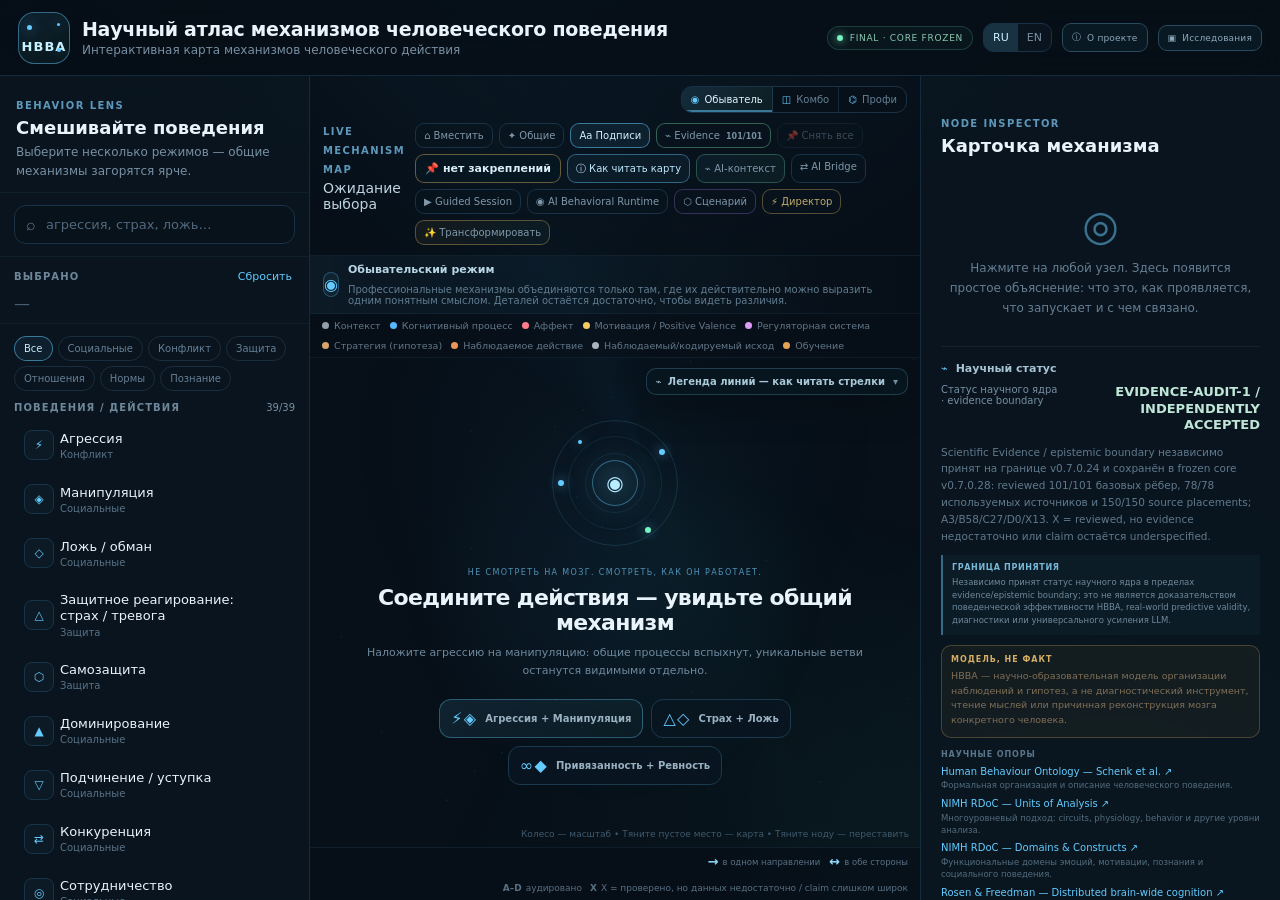
<file: index.html>
<!doctype html>
<html lang="ru">
<head>
  <meta charset="utf-8">
  <meta name="viewport" content="width=device-width,initial-scale=1">
  <meta name="theme-color" content="#071019">
  <meta name="description" content="HBBA — Scientific Atlas of Human Behavioral Mechanisms">
  <title>HBBA Final v1.0.1 — Научный атлас механизмов человеческого поведения</title>
  <link rel="stylesheet" href="styles.css">
</head>
<body>
<div class="aurora"></div>

<header class="topbar">
  <div class="brand">
    <div class="brand-mark"><span></span><b>HBBA</b></div>
    <div class="brand-copy">
      <h1 data-i18n="title">Научный атлас механизмов человеческого поведения</h1>
      <p data-i18n="subtitle">Интерактивная карта механизмов человеческого действия</p>
    </div>
  </div>
  <div class="top-actions">
    <div class="status-pill" title="HBBA Final Release v1.0.1 · Scientific Core v0.7.0.28 frozen · validated specialized scope"><i></i><span>FINAL · CORE FROZEN</span></div>
    <div class="lang-switch" aria-label="Language">
      <button class="lang-btn active" data-lang="ru">RU</button>
      <button class="lang-btn" data-lang="en">EN</button>
    </div>
    <button id="aboutBtn" class="top-about-btn" aria-label="About">ⓘ <span data-i18n="aboutShort">О проекте</span></button>
    <a class="top-about-btn" href="research-results.html" title="Исследования и результаты / Research results">▣ <span data-i18n="researchResults">Исследования</span></a>
  </div>
</header>

<main class="layout">
  <aside class="sidebar left-panel">
    <div class="side-head">
      <span class="eyebrow">BEHAVIOR LENS</span>
      <h2 data-i18n="combineTitle">Смешивайте поведения</h2>
      <p data-i18n="combineText">Выберите несколько режимов — общие механизмы загорятся ярче.</p>
    </div>

    <section class="panel-section">
      <label class="searchbox">
        <span>⌕</span>
        <input id="searchInput" type="search" autocomplete="off" placeholder="агрессия, страх, ложь…">
      </label>
    </section>

    <section class="panel-section compact">
      <div class="section-row">
        <span class="label" data-i18n="selected">Выбрано</span>
        <button id="clearBtn" class="text-btn" data-i18n="clear">Сбросить</button>
      </div>
      <div id="selectionChips" class="chips empty"></div>
    </section>

    <section class="panel-section behavior-section">
      <div id="categoryFilters" class="category-filters"></div>
      <div class="section-row list-title">
        <span class="label" data-i18n="actions">Поведения / действия</span>
        <span id="actionCount" class="counter"></span>
      </div>
      <div id="behaviorList" class="behavior-list"></div>
    </section>
  </aside>

  <section class="workspace">
    <div class="workspace-head">
      <div class="mode-title">
        <span class="eyebrow">LIVE MECHANISM MAP</span>
        <div id="activeTitle" class="active-title" data-i18n="waiting">Ожидание выбора</div>
      </div>
      <div class="workspace-controls">
        <div class="view-modes" role="group" aria-label="View mode">
          <button class="mode-btn active" data-view-mode="layman"><span>◉</span><span data-i18n="modeLayman">Обыватель</span></button>
          <button class="mode-btn" data-view-mode="combined"><span>◫</span><span data-i18n="modeCombined">Комбо</span></button>
          <button class="mode-btn" data-view-mode="professional"><span>⌬</span><span data-i18n="modeProfessional">Профи</span></button>
        </div>
        <div class="toolbar">
          <button id="fitBtn" class="tool-btn">⌂ <span data-i18n="fit">Вместить</span></button>
          <button id="sharedBtn" class="tool-btn">✦ <span data-i18n="sharedOnly">Общие</span></button>
          <button id="labelsBtn" class="tool-btn active">Aa <span data-i18n="labels">Подписи</span></button>
          <button id="evidenceBtn" class="tool-btn evidence-btn has-audit">⌁ <span data-i18n="evidenceLayer">Evidence</span> <small id="evidenceCountBadge">101/101</small></button>
          <button id="clearPinsBtn" class="tool-btn pin-clear-btn" type="button" disabled>📌 <span data-i18n="clearPins">Снять все</span></button>
          <span id="pinStatus" class="pin-status" aria-live="polite">📌 нет закреплений</span>
          <button id="helpBtn" class="tool-btn help-primary-btn">ⓘ <span data-i18n="helpLegend">Как читать карту</span></button>
          <button id="aiExportBtn" class="tool-btn ai-export-btn">⌁ <span data-i18n="aiExport">AI-контекст</span></button>
          <a class="tool-btn ai-bridge-link hbba-graph-transfer" href="ai-bridge.html">⇄ <span data-i18n="aiBridge">AI Bridge</span></a>
          <a class="tool-btn ai-bridge-link" href="guided-session.html">▶ <span>Guided Session</span></a>
          <a class="tool-btn ai-bridge-link hbba-graph-transfer" href="ai-behavioral-runtime.html">◉ <span>AI Behavioral Runtime</span></a>
          <button id="scenarioImportBtn" class="tool-btn scenario-import-btn">⬡ <span data-i18n="scenarioImport">Сценарий</span></button>
          <button id="directorBtn" class="tool-btn director-btn">⚡ <span data-i18n="director">Директор</span></button>
          <button id="behaviorShiftBtn" class="tool-btn behavior-shift-btn">✨ <span data-i18n="behaviorShift">Трансформировать</span></button>
        </div>
      </div>
    </div>

    <div id="shiftBanner" class="shift-banner hidden">
      <div class="shift-banner-main">
        <span class="shift-badge">BEHAVIOR SHIFT</span>
        <b id="shiftBannerTitle">—</b>
        <span id="shiftBannerSummary"></span>
      </div>
      <div class="shift-banner-actions">
        <button id="reopenShiftBtn" class="text-btn" data-i18n="shiftDetails">Что изменилось</button>
        <button id="clearShiftBtn" class="text-btn" data-i18n="clearShift">Сбросить подсветку</button>
      </div>
    </div>
    <div id="scenarioBanner" class="scenario-banner hidden">
      <div class="scenario-banner-main">
        <span class="scenario-badge">AI SCENARIO</span>
        <span id="scenarioInferenceBadge" class="scenario-inference-badge hidden"></span>
        <span class="scenario-narrative-wrap scenario-narrative-title-summary"><small>AI NARRATIVE · UNVALIDATED</small><b id="scenarioTitle">—</b><span id="scenarioSummary"></span></span>
        <span id="scenarioEpistemicSummary" class="scenario-epistemic-summary"></span>
      </div>
      <div class="scenario-banner-actions">
        <span id="scenarioIntegrityBadge" class="scenario-integrity-badge hidden"></span>
        <button id="scenarioFocusBtn" class="text-btn scenario-focus-btn hidden" type="button">🎯 Фокус сценария</button>
        <button id="restartTourBtn" class="text-btn hidden" data-i18n="restartTour">▶ Экскурсия</button>
        <button id="clearScenarioBtn" class="text-btn" data-i18n="clearScenario">Очистить сценарий</button>
      </div>
    </div>
    <div id="actorLegend" class="actor-legend hidden"></div>
    <div id="modeBanner" class="mode-banner layman">
      <span id="modeBannerIcon">◉</span>
      <div>
        <b id="modeBannerTitle">Обывательский режим</b>
        <span id="modeBannerText">Понятные процессы; научные структуры собраны внутри их описаний.</span>
      </div>
    </div>
    <div id="legend" class="legend"></div>
    <div class="graph-wrap" id="graphWrap">
      <details id="quickRelationLegend" class="relation-quick-legend">
        <summary><span>⌁</span><b id="quickLegendTitle">Легенда линий</b><span class="legend-open-hint">▾</span></summary>
        <div class="quick-legend-body"><div id="quickLegendItems" class="quick-legend-items"></div><button id="openFullHelpBtn" class="quick-help-open" type="button">ⓘ Все обозначения и полный гайд</button></div>
      </details>
      <canvas id="ambientCanvas"></canvas>
      <svg id="graph" viewBox="0 0 1280 780" role="img" aria-label="HBBA graph">
        <defs>
          <filter id="nodeGlow" x="-100%" y="-100%" width="300%" height="300%">
            <feGaussianBlur stdDeviation="5" result="blur"/>
            <feMerge><feMergeNode in="blur"/><feMergeNode in="SourceGraphic"/></feMerge>
          </filter>
          <linearGradient id="edgeGrad" x1="0" x2="1">
            <stop offset="0" stop-color="#4e81a8" stop-opacity=".15"/>
            <stop offset=".5" stop-color="#71c5ff" stop-opacity=".95"/>
            <stop offset="1" stop-color="#8defc4" stop-opacity=".25"/>
          </linearGradient>
          <marker id="arrow" viewBox="0 0 12 12" refX="10.4" refY="6"
                  markerWidth="10" markerHeight="10" markerUnits="userSpaceOnUse"
                  orient="auto-start-reverse">
            <path d="M1,1 L11,6 L1,11 L3.5,6 Z" fill="#8fdcff"></path>
          </marker>
          <marker id="arrowOpen" viewBox="0 0 12 12" refX="10.5" refY="6" markerWidth="10" markerHeight="10" markerUnits="userSpaceOnUse" orient="auto">
            <path d="M2,1 L11,6 L2,11" fill="none" stroke="#8fdcff" stroke-width="1.5"></path>
          </marker>
          <marker id="circleEnd" viewBox="0 0 12 12" refX="8" refY="6" markerWidth="10" markerHeight="10" markerUnits="userSpaceOnUse" orient="auto">
            <circle cx="6" cy="6" r="3" fill="#071019" stroke="#8fdcff" stroke-width="1.5"></circle>
          </marker>
          <marker id="inhibitEnd" viewBox="0 0 12 12" refX="9" refY="6" markerWidth="10" markerHeight="10" markerUnits="userSpaceOnUse" orient="auto">
            <path d="M9,1 L9,11" fill="none" stroke="#8fdcff" stroke-width="2"></path>
          </marker>
        </defs>
        <g id="viewport">
          <g id="stageLabels"></g>
          <g id="conceptOverlay"></g>
          <g id="edges"></g>
          <g id="nodes"></g>
        </g>
      </svg>

      <div id="emptyState" class="empty-state">
        <div class="brain-orbit" aria-hidden="true">
          <div class="brain-core">◉</div>
          <span class="orb o1"></span><span class="orb o2"></span><span class="orb o3"></span><span class="orb o4"></span>
        </div>
        <span class="hero-kicker" data-i18n="heroKicker">НЕ СМОТРЕТЬ НА МОЗГ. СМОТРЕТЬ, КАК ОН РАБОТАЕТ.</span>
        <h2 data-i18n="emptyTitle">Соедините действия — увидьте общий механизм</h2>
        <p data-i18n="emptyText">Наложите агрессию на манипуляцию: общие процессы вспыхнут, уникальные ветви останутся видимыми отдельно.</p>
        <div class="preset-row">
          <button class="preset primary" data-preset="aggression,manipulation"><span>⚡◈</span><b data-i18n="preset1">Агрессия + Манипуляция</b></button>
          <button class="preset" data-preset="fear,deception"><span>△◇</span><b data-i18n="preset2">Страх + Ложь</b></button>
          <button class="preset" data-preset="attachment,jealousy"><span>∞◆</span><b data-i18n="preset3">Привязанность + Ревность</b></button>
        </div>
      </div>

      <div id="scenarioInsufficientState" class="scenario-insufficient-state hidden"></div>
      <div id="hoverTip" class="hover-tip hidden"></div>
      <section id="guidedTourPanel" class="guided-tour-panel hidden" aria-live="polite">
        <div class="guided-tour-head">
          <div>
            <span class="guided-tour-badge">GUIDED TOUR</span>
            <b id="guidedTourCounter">Шаг 1 / 1</b>
          </div>
          <button id="guidedTourExit" class="guided-tour-icon" type="button" title="Закрыть экскурсию">×</button>
        </div>
        <div id="guidedTourSteps" class="guided-tour-steps" aria-label="Шаги экскурсии"></div>
        <div class="guided-tour-body">
          <div id="guidedTourNarrativeBadge" class="guided-tour-narrative-warning">AI NARRATIVE · UNVALIDATED</div>
          <h3 id="guidedTourTitle">—</h3>
          <p id="guidedTourNarration"></p>
          <div id="guidedTourLookAt" class="guided-tour-look hidden"></div>
        </div>
        <div class="guided-tour-actions">
          <button id="guidedTourPrev" type="button">← <span data-i18n="tourPrev">Назад</span></button>
          <button id="guidedTourOverview" type="button"><span data-i18n="tourOverview">Вся карта</span></button>
          <button id="guidedTourNext" class="primary" type="button"><span data-i18n="tourNext">Следующий</span> →</button>
        </div>
      </section>
      <div id="shiftContextMenu" class="shift-context-menu hidden">
        <button id="shiftContextOpen">
          <span>✨</span>
          <div>
            <b data-i18n="behaviorShift">Трансформировать</b>
            <small data-i18n="shiftContextHint">Контрфактическое сравнение моделей</small>
          </div>
        </button>
      </div>
      <div class="zoom-hint" data-i18n="zoomHint">Колесо — масштаб • Перетаскивание — навигация</div>
    </div>

    <div class="bottom-bar">
      <div id="metrics" class="metrics"></div>
      <div class="bottom-legends">
        <div class="direction-mini">
          <span><b>→</b><span data-i18n="dirOne">в одном направлении</span></span>
          <span><b>↔</b><span data-i18n="dirBoth">в обе стороны</span></span>
        </div>
        <div class="evidence-mini">
          <span><b>A–D</b><span data-i18n="auditedMini">аудировано</span></span>
          <span><b>X</b><span data-i18n="reviewedXMini">X = проверено, но недостаточно данных</span></span>
        </div>
      </div>
    </div>
  </section>

  <aside class="sidebar right-panel">
    <div class="inspector-head inspector-head-row">
      <div>
        <span class="eyebrow" data-i18n="nodeInspector">NODE INSPECTOR</span>
        <h2 data-i18n="details">Карточка механизма</h2>
      </div>
      <button id="expandDetailBtn" class="icon-btn detail-expand-btn hidden" title="Открыть крупно" aria-label="Открыть карточку крупно">⛶</button>
    </div>

    <div id="detailEmpty" class="detail-empty">
      <div class="detail-symbol">◎</div>
      <p data-i18n="detailsHelp">Нажмите на любой узел. Здесь появится его роль, уровень и место в выбранных поведениях.</p>
    </div>
    <div id="detailCard" class="detail-card hidden"></div>

    <section class="science-box">
      <div class="science-title"><span>⌁</span><b data-i18n="scienceTitle">Научный статус</b></div>
      <div class="confidence-row">
        <span data-i18n="confidenceLabel">Статус научного ядра · evidence boundary</span>
        <b id="confidenceValue">EVIDENCE-AUDIT-1 / INDEPENDENTLY ACCEPTED</b>
      </div>
      <p id="confidenceNote">Scientific Evidence / epistemic boundary независимо принят; frozen core v0.7.0.28 сохранён.</p>
      <div class="science-boundary-note">
        <b data-i18n="acceptanceScopeTitle">Граница принятия</b>
        <span data-i18n="acceptanceScopeText">Независимо принят статус научного ядра в пределах evidence/epistemic boundary; это не является доказательством поведенческой эффективности HBBA, real-world predictive validity, диагностики или универсального усиления LLM.</span>
      </div>
      <div class="model-warning">
        <b data-i18n="modelNotFact">МОДЕЛЬ, НЕ ФАКТ</b>
        <span id="modelWarningText"></span>
      </div>
      <div class="sources-title" data-i18n="sourcesTitle">Научные опоры</div>
      <div id="sources" class="source-mini"></div>
      <div class="source-coverage" data-i18n="sourceCoverage">HBBA v0.7.0.28: reviewed 101/101 рёбер · A 3 · B 58 · C 27 · D 0 · X 13. Evidence/epistemic boundary: INDEPENDENTLY ACCEPTED (v0.7.0.24); это не behavioral-effectiveness PASS.</div>
    </section>

    <footer id="authorLine" class="author">Разработано Alexander Zoom</footer>
  </aside>
</main>

<dialog id="behaviorShiftDialog" class="behavior-shift-dialog">
  <div class="shift-dialog-head">
    <div>
      <div class="shift-head-line">
        <span class="shift-pro-badge">PRO / APPLY</span>
        <span class="shift-pro-note" data-i18n="shiftPrototypeOpen">В прототипе слой открыт</span>
      </div>
      <h2 data-i18n="behaviorShiftTitle">Трансформация поведения</h2>
      <p data-i18n="behaviorShiftSubtitle">Сравните текущую модель с альтернативной и посмотрите, что придётся сохранить, убрать и добавить.</p>
    </div>
    <button id="closeBehaviorShift" class="icon-btn" aria-label="Закрыть">×</button>
  </div>

  <div class="shift-source-row">
    <label>
      <span data-i18n="shiftSource">Что меняем</span>
      <select id="shiftSourceSelect"></select>
    </label>
    <div id="shiftComboContext" class="shift-combo-context"></div>
  </div>

  <div class="shift-dialog-grid">
    <aside class="shift-target-panel">
      <div class="shift-target-head">
        <b data-i18n="shiftTargets">Во что можно перестроить</b>
        <small data-i18n="shiftScoreNote">Сходство = структура графов, не вероятность изменения человека</small>
      </div>
      <div id="shiftTargetList" class="shift-target-list"></div>
    </aside>

    <section class="shift-analysis">
      <div id="shiftEmptyAnalysis" class="shift-empty-analysis">
        <span>✨</span>
        <b data-i18n="shiftChooseTarget">Выберите целевое поведение слева</b>
      </div>

      <div id="shiftAnalysisContent" class="hidden">
        <div class="shift-title-row">
          <div>
            <span class="eyebrow">COUNTERFACTUAL MODEL</span>
            <h3 id="shiftPairTitle">—</h3>
          </div>
          <div class="shift-score">
            <span data-i18n="structuralSimilarity">Структурная близость</span>
            <b id="shiftScoreValue">0</b>
            <small>/100</small>
          </div>
        </div>

        <p id="shiftNarrative" class="shift-narrative"></p>

        <div class="shift-diff-grid">
          <div class="shift-diff-card keep">
            <span>●</span><b data-i18n="shiftKept">Сохраняется</b><strong id="shiftKeptCount">0</strong>
            <div id="shiftKeptList"></div>
          </div>
          <div class="shift-diff-card remove">
            <span>−</span><b data-i18n="shiftRemoved">Уходит из модели</b><strong id="shiftRemovedCount">0</strong>
            <div id="shiftRemovedList"></div>
          </div>
          <div class="shift-diff-card add">
            <span>+</span><b data-i18n="shiftAdded">Добавляется</b><strong id="shiftAddedCount">0</strong>
            <div id="shiftAddedList"></div>
          </div>
          <div class="shift-diff-card role">
            <span>↻</span><b data-i18n="shiftRole">Меняется смысловая роль</b><strong id="shiftRoleCount">0</strong>
            <div id="shiftRoleList"></div>
          </div>
        </div>

        <div class="shift-practice">
          <div class="shift-practice-head">
            <div>
              <span class="eyebrow">PRACTICE</span>
              <h3 data-i18n="practicalLayer">Практический слой</h3>
            </div>
            <div class="audience-tabs">
              <button class="audience-tab active" data-audience="self" data-i18n="forSelf">Для себя</button>
              <button class="audience-tab" data-audience="other" data-i18n="forOther">Для другого человека</button>
              <button class="audience-tab" data-audience="group" data-i18n="forGroup">Для группы</button>
            </div>
          </div>
          <div class="shift-practice-warning" id="shiftPracticeWarning"></div>
          <div id="shiftPracticeContent" class="shift-practice-content"></div>
        </div>

        <div class="shift-apply-row">
          <div class="shift-apply-note">
            <b data-i18n="shiftApplyMeaning">Что произойдёт:</b>
            <span data-i18n="shiftApplyText">исходное поведение будет заменено целевым в текущей комбинации, а граф пересчитается.</span>
          </div>
          <button id="applyBehaviorShift" class="shift-apply-btn">
            <span>✨</span>
            <b data-i18n="applyTransformation">Применить трансформацию</b>
          </button>
        </div>
      </div>
    </section>
  </div>
</dialog>

<dialog id="directorDialog" class="director-dialog">
  <div class="ai-export-head">
    <div>
      <span class="eyebrow">OFFLINE LIVE DIRECTOR</span>
      <h2 data-i18n="directorTitle">Команда экскурсовода</h2>
      <p data-i18n="directorSubtitle">Бесплатный мост: вставьте короткую команду от ИИ, и HBBA сам покажет нужную часть графа.</p>
    </div>
    <button id="closeDirector" class="icon-btn" aria-label="Закрыть">×</button>
  </div>
  <div class="director-body">
    <div class="director-examples">
      <button type="button" data-command="HBBA:STEP 2">STEP 2</button>
      <button type="button" data-command="HBBA:NEXT">NEXT</button>
      <button type="button" data-command="HBBA:NODE cog_tom">NODE</button>
      <button type="button" data-command="HBBA:PATH cog_tom>cog_prediction>cog_exec">PATH</button>
      <button type="button" data-command="HBBA:OVERVIEW">OVERVIEW</button>
      <button type="button" data-command="HBBA:RESUME">RESUME</button>
    </div>
    <textarea id="directorCommand" class="director-command" spellcheck="false" placeholder="HBBA:PATH cog_tom>cog_prediction>cog_exec"></textarea>
    <div id="directorResult" class="director-result" aria-live="polite"></div>
    <div class="director-actions">
      <button id="directorRun" class="export-action primary" type="button"><span>▶</span><b data-i18n="directorShow">Показать</b></button>
      <button id="directorResume" class="export-action" type="button"><span>↩</span><b data-i18n="directorResume">Вернуться к экскурсии</b></button>
    </div>
    <div class="director-help" data-i18n="directorHelp">Команды ничего не отправляют в интернет. Их исполняет только локальная страница HBBA.</div>
  </div>
</dialog>

<dialog id="edgeAuditDialog" class="edge-audit-dialog">
  <div class="ai-export-head">
    <div>
      <span class="eyebrow">SCIENTIFIC EDGE INSPECTOR</span>
      <h2 id="edgeAuditTitle">Связь HBBA</h2>
      <p data-i18n="edgeAuditSubtitle">Показывает статус именно стрелки, а не только двух нод.</p>
    </div>
    <button id="closeEdgeAudit" class="icon-btn" aria-label="Закрыть">×</button>
  </div>
  <div id="edgeAuditBody" class="edge-audit-body"></div>
</dialog>

<dialog id="evidenceDialog" class="evidence-dialog">
  <div class="ai-export-head">
    <div>
      <span class="eyebrow">SCIENTIFIC EVIDENCE LAYER</span>
      <h2 data-i18n="evidenceTitle">Доказательность стрелок</h2>
      <p data-i18n="evidenceSubtitle">Фильтр относится к аудиту конкретных рёбер, а не к общему впечатлению от модели.</p>
    </div>
    <button id="closeEvidence" class="icon-btn" aria-label="Закрыть">×</button>
  </div>
  <div class="evidence-body">
    <div class="model-evidence-audit-watermark">EVIDENCE BOUNDARY · 101/101 REVIEWED · INDEPENDENTLY ACCEPTED</div><div id="evidenceStats" class="evidence-stats"></div>
    <div class="evidence-grade-grid">
      <label class="evidence-grade a"><input type="checkbox" data-evidence-grade="A" checked><b>A</b><span>сильная конвергентная поддержка</span></label>
      <label class="evidence-grade b"><input type="checkbox" data-evidence-grade="B" checked><b>B</b><span>хорошая поддержка с ограничениями</span></label>
      <label class="evidence-grade c"><input type="checkbox" data-evidence-grade="C" checked><b>C</b><span>умеренная / косвенная / неоднородная</span></label>
      <label class="evidence-grade d"><input type="checkbox" data-evidence-grade="D" checked><b>D</b><span>слабая / требует пересмотра</span></label>
      <label class="evidence-grade x"><input type="checkbox" data-evidence-grade="X" checked><b>X</b><span data-i18n="xReviewedMini">review выполнен · evidence недостаточно / claim слишком широк</span></label>
    </div>
    <div class="relation-legend-dialog">
      <b>RELATION SEMANTICS</b>
      <div class="relation-legend-grid">
        <span><i class="rel-line may"></i><strong>may_influence</strong><small>может влиять, не детерминирует</small></span>
        <span><i class="rel-line mod"></i><strong>modulates</strong><small>меняет выраженность</small></span>
        <span><i class="rel-line comp"></i><strong>computational_input</strong><small>вход вычисления</small></span>
        <span><i class="rel-line impl"></i><strong>implemented_by</strong><small>уровень реализации, не причинная стадия</small></span>
        <span><i class="rel-line part"></i><strong>participates_in</strong><small>компонент сети, не причинность</small></span>
        <span><i class="rel-line out"></i><strong>produces_output</strong><small>физический/наблюдаемый выход</small></span>
        <span><i class="rel-line upd"></i><strong>updates</strong><small>обновление во времени</small></span>
        <span><i class="rel-line assoc"></i><strong>associated_with</strong><small>ассоциация / перекрытие</small></span>
        <span><i class="rel-line inh"></i><strong>inhibits</strong><small>отрицательное влияние</small></span>
      </div>
    </div>
    <label class="evidence-interactions"><input id="showInteractionsCheck" type="checkbox" checked> <span data-i18n="showScenarioInteractions">Показывать сценарные связи между участниками</span></label>
    <div class="evidence-warning" data-i18n="evidenceWarning">HBBA v0.7.0.28: 101/101 базовых рёбер прошли relation-level review; A 3 · B 58 · C 27 · D 0 · X 13. X = review выполнен, но evidence недостаточно или claim слишком широк. A/B/C/D/X — редакционные статусы стрелок, не вероятность истины и не clinical GRADE. Evidence/epistemic boundary: INDEPENDENTLY ACCEPTED (v0.7.0.24); это не behavioral-effectiveness PASS.</div>
  </div>
</dialog>


<dialog id="helpDialog" class="help-dialog">
  <div class="ai-export-head"><div><span class="eyebrow">HBBA USER MANUAL · RU/EN</span><h2>Как читать карту / How to read the map</h2><p>Final v1.0.1 · Core v0.7.0.28 · полный RU/EN гайд · Evidence + Pin Focus · Validator 4.4.3 frozen</p></div><button id="closeHelp" class="icon-btn" aria-label="Закрыть">×</button></div>
  <div id="helpBody" class="help-body"></div>
</dialog>

<dialog id="detailDialog" class="detail-dialog">
  <div class="detail-dialog-head">
    <div>
      <span class="eyebrow" data-i18n="details">Карточка механизма</span>
      <h2 id="detailDialogTitle">HBBA</h2>
    </div>
    <button id="closeDetailDialog" class="icon-btn" aria-label="Закрыть">×</button>
  </div>
  <div id="detailDialogContent" class="detail-dialog-content"></div>
</dialog>

<dialog id="scenarioImportDialog" class="scenario-import-dialog">
  <div class="ai-export-head">
    <div>
      <span class="eyebrow">HBBA-SCENARIO</span>
      <h2 data-i18n="scenarioImportTitle">Импорт сценария от ИИ</h2>
      <p data-i18n="scenarioImportSubtitle">Загрузите готовый .json-файл от Guided Session или вставьте строгий JSON вручную.</p>
    </div>
    <button id="closeScenarioImport" class="icon-btn" aria-label="Закрыть">×</button>
  </div>
  <div class="scenario-import-body">
    <div class="scenario-file-row">
      <label class="scenario-file-btn" for="scenarioFileInput">
        <span>📄</span><b data-i18n="loadScenarioFile">Загрузить JSON-файл</b>
      </label>
      <input id="scenarioFileInput" class="scenario-file-input" type="file" accept=".json,application/json">
      <span id="scenarioFileStatus" class="scenario-file-status" data-i18n="scenarioFileHint">Файл читается только локально в браузере.</span>
    </div>
    <div class="scenario-paste-label" data-i18n="scenarioPasteFallback">Или вставьте JSON вручную:</div>
    <textarea id="scenarioImportText" class="scenario-import-text" spellcheck="false"
      placeholder='{"format":"HBBA-SCENARIO-3","inference_status":"ambiguous", ...}'></textarea>
    <div id="scenarioValidation" class="scenario-validation" aria-live="polite"></div>
    <div class="scenario-actions">
      <button id="validateScenarioBtn" class="export-action">
        <span>✓</span><b data-i18n="validateScenario">Проверить</b>
      </button>
      <button id="applyScenarioBtn" class="export-action primary" disabled>
        <span>▶</span><b data-i18n="applyScenario">Показать на карте</b>
      </button>
    </div>
  </div>
</dialog>

<dialog id="aiExportDialog" class="ai-export-dialog">
  <div class="ai-export-head">
    <div>
      <span class="eyebrow">AI CONTEXT PACK</span>
      <h2 data-i18n="aiExportTitle">Текстовая модель текущего графа</h2>
      <p data-i18n="aiExportSubtitle">Готовый контекст для другой нейросети или нового диалога.</p>
    </div>
    <button id="closeAIExport" class="icon-btn" aria-label="Закрыть">×</button>
  </div>

  <div class="ai-export-actions">
    <button id="copyAIExport" class="export-action primary">
      <span>⧉</span><b data-i18n="copyAI">Копировать</b>
    </button>
    <button id="downloadAIExport" class="export-action">
      <span>⇩</span><b data-i18n="downloadAI">Скачать .md</b>
    </button>
    <span id="aiExportStats" class="ai-export-stats"></span>
  </div>

  <div class="ai-export-help" data-i18n="aiExportHelp">
    Вставьте текст целиком в новую нейросеть. После этого можно приводить собственные примеры и просить разбирать их относительно структуры графа.
  </div>

  <textarea id="aiExportText" class="ai-export-text" spellcheck="false" readonly></textarea>
</dialog>

<dialog id="aboutDialog">
  <div class="dialog-head">
    <div><span class="eyebrow">HBBA / FINAL v1.0.1 · CORE v0.7.0.28</span><h2>Human Behavioral Mechanisms Atlas</h2></div>
    <button id="closeAbout" class="icon-btn">×</button>
  </div>
  <div id="aboutContent"></div>
</dialog>

<script src="data.js"></script>
<script src="behavior-runtime-compiler.js"></script>
<script src="app.js"></script>
<script src="chatgpt-deeplink.js"></script>
</body>
</html>
</file>
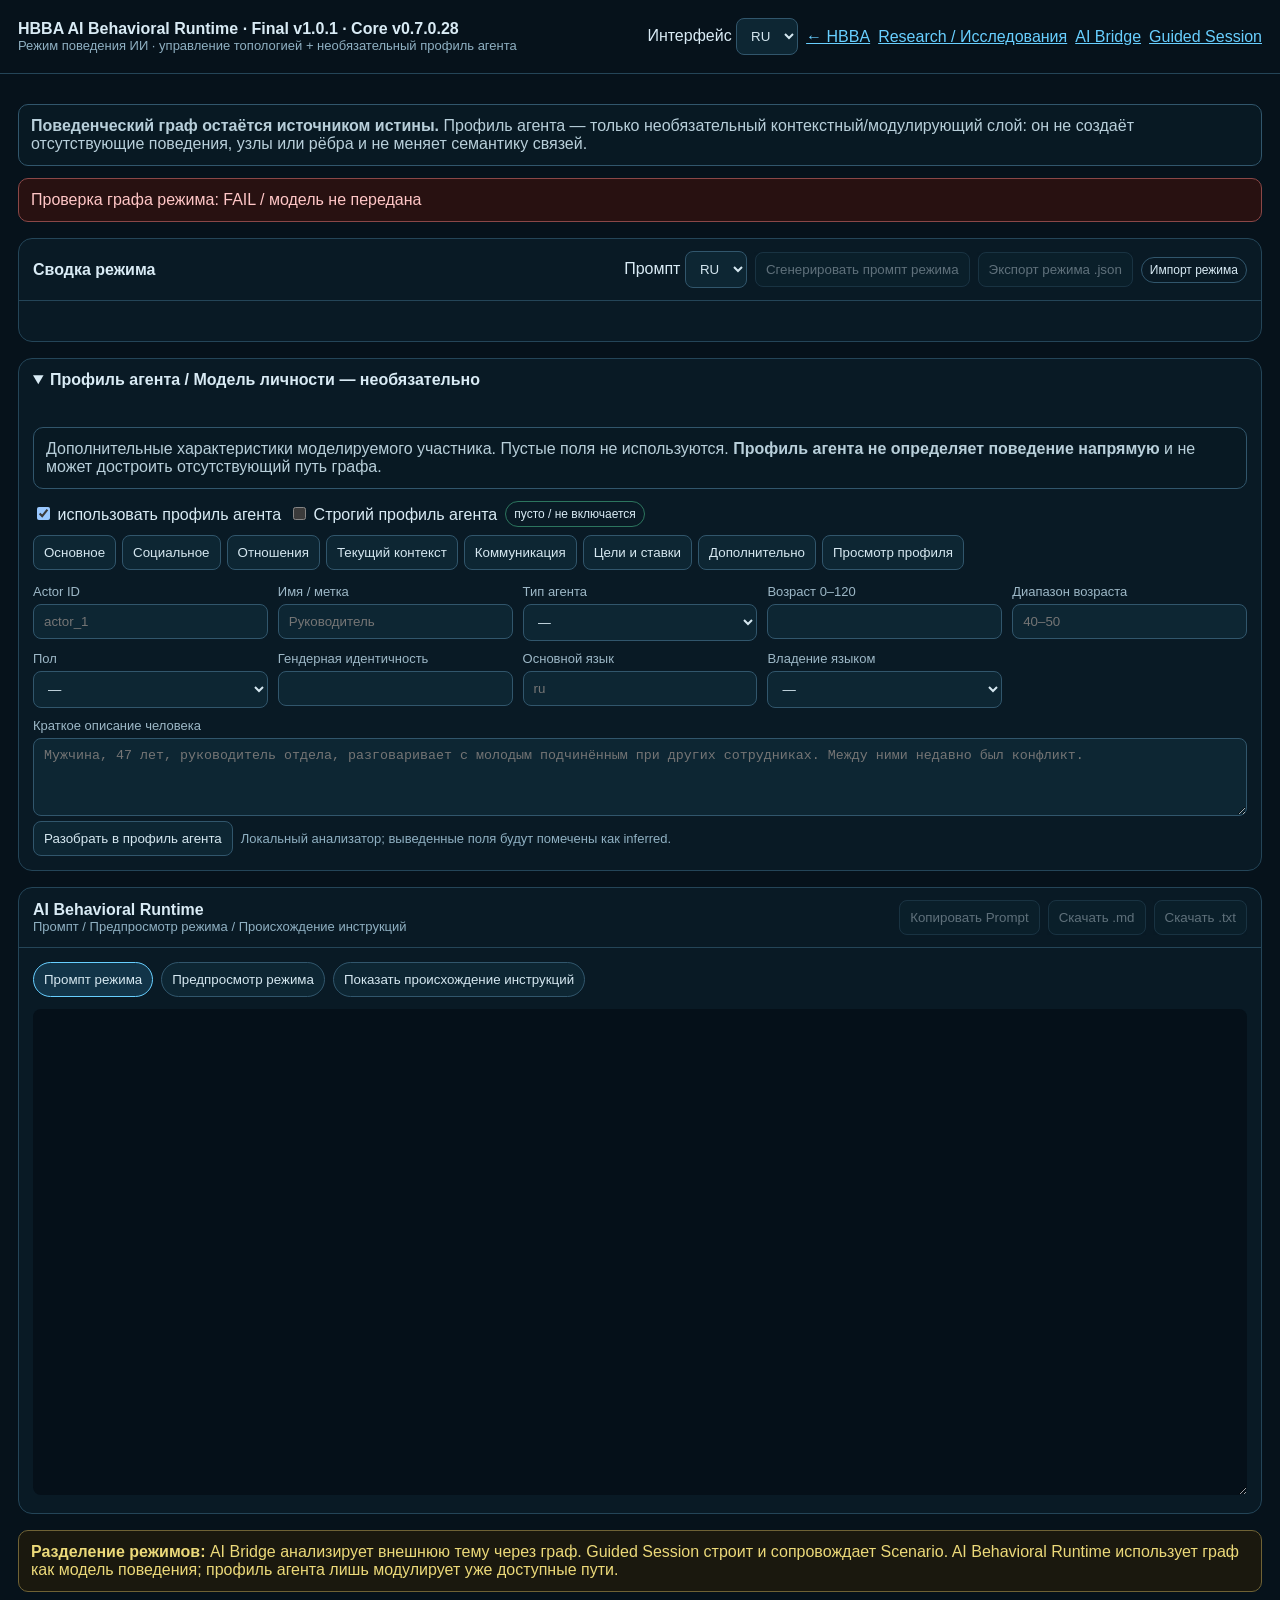
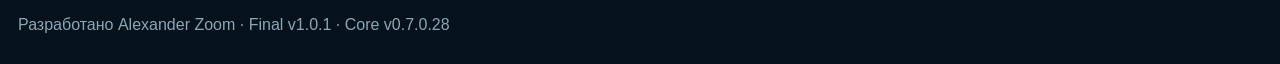
<file: ai-behavioral-runtime.html>
<!doctype html><html lang="ru"><head><meta charset="utf-8"><meta name="viewport" content="width=device-width,initial-scale=1">
<title>HBBA AI Behavioral Runtime — Final v1.0.1 / Core v0.7.0.28</title>
<style>
:root{color-scheme:dark}*{box-sizing:border-box}body{margin:0;background:#06121b;color:#d9ebf5;font-family:Segoe UI,Arial,sans-serif;font-size:16px}header,main{max-width:1500px;margin:auto;padding:18px}header{display:flex;justify-content:space-between;align-items:center;border-bottom:1px solid #244558;gap:12px;flex-wrap:wrap}a{color:#68cfff}.actions{display:flex;gap:8px;align-items:center;flex-wrap:wrap}.card{border:1px solid #244558;border-radius:14px;overflow:hidden;margin:16px 0;background:#091a25}.head{padding:12px 14px;border-bottom:1px solid #244558;display:flex;justify-content:space-between;gap:8px;align-items:center;flex-wrap:wrap}.body{padding:14px}.note,.warn,.ok,.err{padding:12px;border-radius:10px;margin:12px 0}.note{border:1px solid #31566c;background:#081923;color:#b8cfda}.warn{border:1px solid #6f6235;background:#1a180e;color:#ecd979}.ok{border:1px solid #2c755e;background:#08231b;color:#bcebdc}.err{border:1px solid #8a4747;background:#281111;color:#ffc6c6}button,select,input,textarea{background:#0d2633;color:#d5e7f0;border:1px solid #31566c;border-radius:8px;padding:9px 10px}button{cursor:pointer}button:hover{border-color:#68cfff}button:disabled{opacity:.42;cursor:not-allowed}textarea.prompt{width:100%;min-height:54vh;background:#051019;border:0;padding:16px;resize:vertical;font:13px/1.55 Consolas,monospace}.status,.small{font-size:13px;color:#8fb0c2}.summary{display:grid;grid-template-columns:repeat(auto-fit,minmax(150px,1fr));gap:10px}.metric{border:1px solid #244558;border-radius:10px;padding:11px;background:#071722}.metric b{display:block;font-size:22px;margin-top:3px}.tabs{display:flex;gap:8px;flex-wrap:wrap;margin-bottom:12px}.tab{border-radius:999px}.tab.active{border-color:#68cfff;background:#123448}.pane{display:none}.pane.active{display:block}.stage-flow{display:flex;gap:8px;align-items:stretch;overflow:auto;padding:4px 0 10px}.stage{min-width:190px;border:1px solid #31566c;border-radius:12px;padding:10px;background:#071722}.chips{display:flex;gap:5px;flex-wrap:wrap}.chip,.badge{font:12px Consolas,monospace;padding:4px 7px;border:1px solid #31566c;border-radius:999px}.prov{border:1px solid #244558;border-radius:10px;padding:10px;margin:8px 0}.grid{display:grid;grid-template-columns:repeat(auto-fit,minmax(220px,1fr));gap:10px}.field{display:flex;flex-direction:column;gap:5px}.field label{font-size:13px;color:#9db8c7}.field input,.field select,.field textarea{width:100%}.field textarea{min-height:78px}.wide{grid-column:1/-1}.profile-tabs{display:flex;gap:6px;flex-wrap:wrap;margin:8px 0 14px}.profile-pane{display:none}.profile-pane.active{display:block}.row{display:flex;gap:8px;align-items:center;flex-wrap:wrap}.pill{border:1px solid #31566c;border-radius:999px;padding:5px 8px;font-size:12px}.profile-preview{white-space:pre-wrap;background:#051019;border:1px solid #244558;border-radius:10px;padding:12px;font:13px/1.5 Consolas,monospace;max-height:420px;overflow:auto}.adv{width:100%;min-height:240px;font:13px/1.45 Consolas,monospace}.hidden{display:none}details>summary{cursor:pointer;padding:12px 14px;font-weight:600}footer{padding:12px 0;color:#8aa7b6}@media(max-width:700px){textarea.prompt{font-size:12px}.stage-flow{display:block}}
</style></head><body>
<header><div><b>HBBA AI Behavioral Runtime · Final v1.0.1 · Core v0.7.0.28</b><div class="status">Режим поведения ИИ · управление топологией + необязательный профиль агента</div></div><div class="actions"><label id="uiLangLabel">Интерфейс <select id="uiLang"><option value="ru">RU</option><option value="en">EN</option></select></label><a href="index.html">← HBBA</a> <a href="research-results.html">Research / Исследования</a><a href="ai-bridge.html">AI Bridge</a><a href="guided-session.html">Guided Session</a></div></header>
<main>
<div class="note"><b>Поведенческий граф остаётся источником истины.</b> Профиль агента — только необязательный контекстный/модулирующий слой: он не создаёт отсутствующие поведения, узлы или рёбра и не меняет семантику связей.</div>
<div id="integrity" class="warn">Проверка модели Runtime…</div>
<section class="card"><div class="head"><div><b>Сводка режима</b><div id="fingerprint" class="status"></div></div><div class="actions"><label>Промпт <select id="promptLang"><option value="ru">RU</option><option value="en">EN</option></select></label><button id="generate">Сгенерировать промпт режима</button><button id="exportRuntime">Экспорт режима .json</button><label class="pill">Импорт режима <input id="importRuntime" type="file" accept=".json,application/json" style="display:none"></label></div></div><div class="body"><div id="behaviors" class="row"></div><div id="summary" class="summary" style="margin-top:12px"></div></div></section>

<details class="card" open><summary>Профиль агента / Модель личности — необязательно</summary><div class="body">
<div class="note">Дополнительные характеристики моделируемого участника. Пустые поля не используются. <b>Профиль агента не определяет поведение напрямую</b> и не может достроить отсутствующий путь графа.</div>
<div class="row"><label><input id="profileEnabled" type="checkbox" checked> использовать профиль агента</label><label><input id="strictProfile" type="checkbox"> Строгий профиль агента</label><span id="profileState" class="pill">empty</span></div>
<div class="profile-tabs"><button class="ptab active" data-ptab="pBasic">Основное</button><button class="ptab" data-ptab="pSocial">Социальное</button><button class="ptab" data-ptab="pRel">Отношения</button><button class="ptab" data-ptab="pContext">Текущий контекст</button><button class="ptab" data-ptab="pComm">Коммуникация</button><button class="ptab" data-ptab="pGoals">Цели и ставки</button><button class="ptab" data-ptab="pAdvanced">Дополнительно</button><button class="ptab" data-ptab="pPreview">Просмотр профиля</button></div>
<div id="pBasic" class="profile-pane active"><div class="grid">
<div class="field"><label>Actor ID</label><input id="actorId" placeholder="actor_1"></div><div class="field"><label>Имя / метка</label><input id="displayName" placeholder="Руководитель"></div><div class="field"><label>Тип агента</label><select id="actorType"><option value="">—</option><option>real_person</option><option>hypothetical_person</option><option>fictional_person</option><option>composite_profile</option><option>experimental_agent</option><option>unknown</option></select></div>
<div class="field"><label>Возраст 0–120</label><input id="age" type="number" min="0" max="120"></div><div class="field"><label>Диапазон возраста</label><input id="ageRange" placeholder="40–50"></div><div class="field"><label>Пол</label><select id="sex"><option value="">—</option><option>male</option><option>female</option><option>intersex</option><option>unknown</option><option>not_specified</option></select></div><div class="field"><label>Гендерная идентичность</label><input id="genderIdentity"></div><div class="field"><label>Основной язык</label><input id="primaryLanguage" placeholder="ru"></div><div class="field"><label>Владение языком</label><select id="languageProficiency"><option value="">—</option><option>native</option><option>fluent</option><option>intermediate</option><option>limited</option></select></div>
<div class="field wide"><label>Краткое описание человека</label><textarea id="shortDescription" placeholder="Мужчина, 47 лет, руководитель отдела, разговаривает с молодым подчинённым при других сотрудниках. Между ними недавно был конфликт."></textarea><div class="actions"><button id="parseShort">Разобрать в профиль агента</button><span id="parseResult" class="small">Локальный parser; inferred поля будут маркированы.</span></div></div>
</div></div>
<div id="pSocial" class="profile-pane"><div class="grid"><div class="field"><label>Профессия / роль</label><input id="occupation"></div><div class="field"><label>Социальные роли (через запятую)</label><input id="socialRole" placeholder="manager, colleague"></div><div class="field"><label>Социальный статус</label><input id="socialStatus" placeholder="high / context_dependent"></div><div class="field"><label>Формальная власть</label><select id="formalPower"><option value="">—</option><option>none</option><option>low</option><option>medium</option><option>high</option><option>very_high</option></select></div><div class="field"><label>Неформальное влияние</label><select id="informalInfluence"><option value="">—</option><option>none</option><option>low</option><option>medium</option><option>high</option><option>very_high</option></select></div><div class="field"><label>Образование</label><input id="education"></div><div class="field"><label>Области компетенции (через запятую)</label><input id="domainExpertise"></div><div class="field wide"><label>Примечания к статусу</label><textarea id="statusNotes"></textarea></div></div></div>
<div id="pRel" class="profile-pane"><div class="grid"><div class="field"><label>ID другого участника</label><input id="targetActorId"></div><div class="field"><label>Типы отношений (через запятую)</label><input id="relationshipType" placeholder="supervisor, colleague"></div><div class="field"><label>Длительность отношений</label><input id="relationshipDuration"></div><div class="field"><label>Близость 0–5</label><input id="closeness" type="number" min="0" max="5" step="1"></div><div class="field"><label>Доверие 0–5</label><input id="trust" type="number" min="0" max="5" step="1"></div><div class="field"><label>Конфликтность 0–5</label><input id="conflict" type="number" min="0" max="5" step="1"></div><div class="field"><label>Зависимость 0–5</label><input id="dependency" type="number" min="0" max="5" step="1"></div><div class="field"><label>Направление зависимости</label><select id="dependencyDirection"><option value="">—</option><option>actor_depends_on_target</option><option>target_depends_on_actor</option><option>mutual</option><option>none</option></select></div><div class="field"><label>Баланс власти</label><select id="powerBalance"><option value="">—</option><option>actor_much_lower</option><option>actor_lower</option><option>approximately_equal</option><option>actor_higher</option><option>actor_much_higher</option></select></div><div class="field wide"><label>История конфликтов</label><textarea id="conflictHistory"></textarea></div><div class="field wide"><label>Последнее значимое взаимодействие</label><textarea id="recentInteraction"></textarea></div></div></div>
<div id="pContext" class="profile-pane"><div class="grid"><div class="field"><label>Стресс 0–5</label><input id="stress" type="number" min="0" max="5"></div><div class="field"><label>Усталость 0–5</label><input id="fatigue" type="number" min="0" max="5"></div><div class="field"><label>Дефицит времени 0–5</label><input id="timePressure" type="number" min="0" max="5"></div><div class="field"><label>Когнитивная нагрузка 0–5</label><input id="cognitiveLoad" type="number" min="0" max="5"></div><div class="field"><label>Заявленное возбуждение 0–5</label><input id="arousal" type="number" min="0" max="5"></div><div class="field"><label>Ощущение безопасности 0–5</label><input id="safety" type="number" min="0" max="5"></div><div class="field"><label>Публичность взаимодействия</label><select id="audience"><option value="">—</option><option>private</option><option>small_group</option><option>public</option><option>mass_public</option><option>unknown</option></select></div><div class="field"><label>Физическая дистанция</label><select id="proximity"><option value="">—</option><option>remote</option><option>distant</option><option>conversational</option><option>close</option><option>physical_contact</option><option>unknown</option></select></div><div class="field"><label>Канал взаимодействия</label><select id="channel"><option value="">—</option><option>face_to_face</option><option>text_chat</option><option>voice</option><option>video</option><option>email</option><option>social_network</option><option>public_comment</option><option>group_chat</option><option>other</option></select></div></div></div>
<div id="pComm" class="profile-pane"><div class="grid"><div class="field"><label>Формальность 0–5</label><input id="formality" type="number" min="0" max="5"></div><div class="field"><label>Прямота 0–5</label><input id="directness" type="number" min="0" max="5"></div><div class="field"><label>Разговорчивость 0–5</label><input id="verbosity" type="number" min="0" max="5"></div><div class="field"><label>Эмоциональная экспрессивность 0–5</label><input id="expressiveness" type="number" min="0" max="5"></div><div class="field"><label>Использование юмора 0–5</label><input id="humor" type="number" min="0" max="5"></div><div class="field"><label>Ненормативная лексика 0–5</label><input id="profanity" type="number" min="0" max="5"></div><div class="field"><label>Вежливость 0–5</label><input id="politeness" type="number" min="0" max="5"></div><div class="field wide"><label>Стили аргументации (через запятую)</label><input id="argumentation" placeholder="factual, logical, pragmatic"></div></div></div>
<div id="pGoals" class="profile-pane"><div class="grid"><div class="field wide"><label>Текущая цель</label><input id="goalDescription" placeholder="Сохранить рабочий контроль ситуации"></div><div class="field"><label>Приоритет цели</label><select id="goalPriority"><option value="">—</option><option>low</option><option>medium</option><option>high</option><option>critical</option></select></div><div class="field"><label>Эпистемический статус цели</label><select id="goalEpistemic"><option value="">—</option><option>observed</option><option>self_reported</option><option>externally_reported</option><option>inferred</option><option>hypothetical</option><option>experimental</option><option>unknown</option></select></div><div class="field"><label>Уровень ставок</label><select id="stakesLevel"><option value="">—</option><option>negligible</option><option>low</option><option>medium</option><option>high</option><option>critical</option></select></div><div class="field"><label>Области ставок (через запятую)</label><input id="stakesDomains" placeholder="status, reputation"></div><div class="field"><label>Возможная выгода</label><input id="potentialGain"></div><div class="field"><label>Возможная потеря</label><input id="potentialLoss"></div></div></div>
<div id="pAdvanced" class="profile-pane"><div class="note">Advanced JSON объединяется с полями формы. Здесь можно задавать Knowledge Model, observations, preferences, values_and_norms, risk_model, prior_similar_outcomes, field_meta с epistemic_status/evidence_refs/confidence/temporal_scope/experimental_variable. Неизвестные служебные поля валидатор отклоняет.</div><textarea id="advancedJson" class="adv" spellcheck="false" placeholder='{"knowledge":{"known_information":["..."]},"observations":[{"description":"frequently asks for evidence","epistemic_status":"observed","evidence_refs":["observation_3"],"context_scope":"work"}],"field_meta":{"social.formal_power":{"epistemic_status":"observed","evidence_refs":["user_defined"],"experimental_variable":true}}}'></textarea><div id="advancedState" class="small"></div></div>
<div id="pPreview" class="profile-pane"><div id="profilePreview" class="profile-preview">Профиль пуст.</div></div>
</div></details>

<section class="card"><div class="head"><div><b>AI Behavioral Runtime</b><div class="status">Промпт / Предпросмотр режима / Происхождение инструкций</div></div><div class="actions"><button id="copy">Копировать Prompt</button><button id="downloadMd">Скачать .md</button><button id="downloadTxt">Скачать .txt</button></div></div><div class="body"><div class="tabs"><button class="tab active" data-tab="promptPane">Промпт режима</button><button class="tab" data-tab="previewPane">Предпросмотр режима</button><button class="tab" data-tab="provPane">Показать происхождение инструкций</button></div><div id="promptPane" class="pane active"><textarea id="prompt" class="prompt" spellcheck="false" readonly></textarea></div><div id="previewPane" class="pane"><div id="preview"></div></div><div id="provPane" class="pane"><div id="provenance"></div></div></div></section>
<div class="warn"><b>Разделение режимов:</b> AI Bridge анализирует внешнюю тему через граф. Guided Session строит и сопровождает Scenario. AI Behavioral Runtime использует граф как behavioral policy; Actor Profile лишь модулирует уже доступные пути.</div>
<footer>Разработано Alexander Zoom · Final v1.0.1 · Core v0.7.0.28</footer></main>
<script src="data.js"></script>
<script src="behavior-runtime-compiler.js"></script>
<script src="actor-profile.js"></script>
<script>
(()=>{'use strict';const $=s=>document.querySelector(s),A=window.HBBAActorProfile,C=window.BehaviorRuntimeCompiler,D=window.HBBA_DATA;let model=readModel(),profile=A.normalize({schema:A.SCHEMA,enabled:true}),currentPrompt='',advancedParseError='',runtimeTrustError='';
function esc(s){return String(s??'').replace(/[&<>"']/g,c=>({'&':'&amp;','<':'&lt;','>':'&gt;','"':'&quot;',"'":'&#39;'}[c]))}
const UI={
 ru:{
  headerStatus:'Режим поведения ИИ · управление топологией + необязательный профиль агента',uiLangLabel:'Интерфейс',topNoteHtml:'<b>Поведенческий граф остаётся источником истины.</b> Профиль агента — только необязательный контекстный/модулирующий слой: он не создаёт отсутствующие поведения, узлы или рёбра и не меняет семантику связей.',integrityChecking:'Проверка модели Runtime…',runtimeSummary:'Сводка режима',promptLabel:'Промпт',generate:'Сгенерировать промпт режима',exportRuntime:'Экспорт режима .json',importRuntime:'Импорт режима',profileSummary:'Профиль агента / Модель личности — необязательно',profileNoteHtml:'Дополнительные характеристики моделируемого участника. Пустые поля не используются. <b>Профиль агента не определяет поведение напрямую</b> и не может достроить отсутствующий путь графа.',profileEnabled:'использовать профиль агента',strictProfile:'Строгий профиль агента',empty:'пусто / не включается',fields:'полей',tabBasic:'Основное',tabSocial:'Социальное',tabRelationship:'Отношения',tabContext:'Текущий контекст',tabCommunication:'Коммуникация',tabGoals:'Цели и ставки',tabAdvanced:'Дополнительно',tabPreview:'Просмотр профиля',parseShort:'Разобрать в профиль агента',parseHint:'Локальный анализатор; выведенные поля будут помечены как inferred.',advancedNote:'Расширенный JSON объединяется с полями формы. Здесь можно задавать Knowledge Model, observations, preferences, values_and_norms, risk_model, prior_similar_outcomes и field_meta с epistemic_status/evidence_refs/confidence/temporal_scope/experimental_variable. Служебные ключи схемы остаются на английском; неизвестные поля валидатор отклоняет.',profileEmpty:'Профиль пуст.',runtimeSub:'Промпт / Предпросмотр режима / Происхождение инструкций',copy:'Копировать Prompt',downloadMd:'Скачать .md',downloadTxt:'Скачать .txt',tabPrompt:'Промпт режима',tabRuntimePreview:'Предпросмотр режима',tabProvenance:'Показать происхождение инструкций',modeWarnHtml:'<b>Разделение режимов:</b> AI Bridge анализирует внешнюю тему через граф. Guided Session строит и сопровождает Scenario. AI Behavioral Runtime использует граф как модель поведения; профиль агента лишь модулирует уже доступные пути.',footer:'Разработано Alexander Zoom · Final v1.0.1 · Core v0.7.0.28',profilePreviewHeading:'Профиль агента / контекстная модуляция',nodes:'Узлы',edges:'Рёбра',goals:'Цели',control:'Контроль',feedback:'Обратная связь',learning:'Обучение',feedbackLoops:'Циклы обратной связи',profileMetric:'Профиль агента',metadataOnly:'только метаданные',provNodes:'узлы',provBehaviors:'поведения',profileOmitted:'Профиль пуст: секция профиля агента не попадёт в промпт.',validationPass:'ВАЛИДАЦИЯ: PASS',validationFail:'ВАЛИДАЦИЯ: FAIL',advancedParsed:'Расширенный JSON: распознан',advancedError:'ОШИБКА расширенного JSON',promptCopied:'Промпт скопирован',importPass:'Импорт режима: PASS',importFail:'Ошибка импорта режима',modelPass:'Проверка графа режима: PASS',modelFail:'Проверка графа режима: FAIL / модель не передана',proposed:'Предложено',nothingParsed:'Ничего надёжно не извлечено',epiInferred:'epistemic_status=inferred'
 },
 en:{
  headerStatus:'AI behavior mode · topology-driven + optional Actor Profile',uiLangLabel:'Interface',topNoteHtml:'<b>Behavioral Graph remains the source of truth.</b> Actor Profile is only an optional contextual/modulatory layer: it cannot create missing behaviors, nodes, or edges and cannot change relation semantics.',integrityChecking:'Checking Runtime model…',runtimeSummary:'Runtime Summary',promptLabel:'Prompt',generate:'Generate Runtime Prompt',exportRuntime:'Export Runtime .json',importRuntime:'Import Runtime',profileSummary:'Actor Profile / Person Model — optional',profileNoteHtml:'Additional characteristics of the modeled participant. Empty fields are not used. <b>Actor Profile does not determine behavior directly</b> and cannot construct a graph pathway that is absent.',profileEnabled:'use Actor Profile',strictProfile:'Strict Actor Profile',empty:'empty / omitted',fields:'fields',tabBasic:'Basic',tabSocial:'Social',tabRelationship:'Relationship',tabContext:'Current Context',tabCommunication:'Communication',tabGoals:'Goals & Stakes',tabAdvanced:'Advanced',tabPreview:'Preview Actor Profile',parseShort:'Parse into Actor Profile',parseHint:'Local parser; inferred fields will be explicitly marked.',advancedNote:'Advanced JSON is merged with form fields. It can contain Knowledge Model, observations, preferences, values_and_norms, risk_model, prior_similar_outcomes, and field_meta with epistemic_status/evidence_refs/confidence/temporal_scope/experimental_variable. Unknown service fields are rejected by the validator.',profileEmpty:'Profile is empty.',runtimeSub:'Prompt / Runtime Preview / Provenance',copy:'Copy Prompt',downloadMd:'Download .md',downloadTxt:'Download .txt',tabPrompt:'Runtime Prompt',tabRuntimePreview:'Runtime Preview',tabProvenance:'Show Runtime Provenance',modeWarnHtml:'<b>Mode separation:</b> AI Bridge analyzes an external topic through the graph. Guided Session builds and guides a Scenario. AI Behavioral Runtime uses the graph as a behavioral policy; Actor Profile only modulates already available pathways.',footer:'Developed by Alexander Zoom · v0.7.0.28',profilePreviewHeading:'Actor Profile / contextual modulation',nodes:'Nodes',edges:'Edges',goals:'Goals',control:'Control',feedback:'Feedback',learning:'Learning',feedbackLoops:'Feedback loops',profileMetric:'Actor Profile',metadataOnly:'metadata only',provNodes:'nodes',provBehaviors:'behaviors',profileOmitted:'Profile is empty: Actor Profile section will not be included in the Prompt.',validationPass:'VALIDATION: PASS',validationFail:'VALIDATION: FAIL',advancedParsed:'Advanced JSON: parsed',advancedError:'Advanced JSON ERROR',promptCopied:'Prompt copied',importPass:'Runtime import: PASS',importFail:'Runtime import FAIL',modelPass:'Runtime graph validation: PASS',modelFail:'Runtime graph validation: FAIL / model not provided',proposed:'Suggested',nothingParsed:'Nothing reliable was extracted',epiInferred:'epistemic_status=inferred'
 }
};
const FIELD_LABELS={
 actorId:['Actor ID','Actor ID'],displayName:['Имя / метка','Display Name / Label'],actorType:['Тип агента','Actor Type'],age:['Возраст 0–120','Age 0–120'],ageRange:['Диапазон возраста','Age range'],sex:['Пол','Sex'],genderIdentity:['Гендерная идентичность','Gender identity'],primaryLanguage:['Основной язык','Primary language'],languageProficiency:['Владение языком','Language proficiency'],shortDescription:['Краткое описание человека','Short Person Description'],occupation:['Профессия / роль','Occupation'],socialRole:['Социальные роли (через запятую)','Social roles (comma)'],socialStatus:['Социальный статус','Social status'],formalPower:['Формальная власть','Formal power'],informalInfluence:['Неформальное влияние','Informal influence'],education:['Образование','Education'],domainExpertise:['Области компетенции (через запятую)','Domain expertise (comma)'],statusNotes:['Примечания к статусу','Status notes'],targetActorId:['ID другого участника','Target Actor ID'],relationshipType:['Типы отношений (через запятую)','Relationship types (comma)'],relationshipDuration:['Длительность отношений','Relationship duration'],closeness:['Близость 0–5','Closeness 0–5'],trust:['Доверие 0–5','Trust 0–5'],conflict:['Конфликтность 0–5','Conflict 0–5'],dependency:['Зависимость 0–5','Dependency 0–5'],dependencyDirection:['Направление зависимости','Dependency direction'],powerBalance:['Баланс власти','Power balance'],conflictHistory:['История конфликтов','Conflict history'],recentInteraction:['Последнее значимое взаимодействие','Recent interaction'],stress:['Стресс 0–5','Stress 0–5'],fatigue:['Усталость 0–5','Fatigue 0–5'],timePressure:['Дефицит времени 0–5','Time pressure 0–5'],cognitiveLoad:['Когнитивная нагрузка 0–5','Cognitive load 0–5'],arousal:['Заявленное возбуждение 0–5','Reported arousal 0–5'],safety:['Ощущение безопасности 0–5','Perceived safety 0–5'],audience:['Публичность взаимодействия','Audience'],proximity:['Физическая дистанция','Physical proximity'],channel:['Канал взаимодействия','Communication channel'],formality:['Формальность 0–5','Formality 0–5'],directness:['Прямота 0–5','Directness 0–5'],verbosity:['Разговорчивость 0–5','Verbosity 0–5'],expressiveness:['Эмоциональная экспрессивность 0–5','Emotional expressiveness 0–5'],humor:['Использование юмора 0–5','Humor frequency 0–5'],profanity:['Ненормативная лексика 0–5','Profanity frequency 0–5'],politeness:['Вежливость 0–5','Politeness 0–5'],argumentation:['Стили аргументации (через запятую)','Argumentation styles (comma)'],goalDescription:['Текущая цель','Current goal description'],goalPriority:['Приоритет цели','Goal priority'],goalEpistemic:['Эпистемический статус цели','Goal epistemic status'],stakesLevel:['Уровень ставок','Stakes level'],stakesDomains:['Области ставок (через запятую)','Stakes domains (comma)'],potentialGain:['Возможная выгода','Potential gain'],potentialLoss:['Возможная потеря','Potential loss']
};
const PLACEHOLDERS={
 displayName:['Руководитель','Manager'],shortDescription:['Мужчина, 47 лет, руководитель отдела, разговаривает с молодым подчинённым при других сотрудниках. Между ними недавно был конфликт.','Male, 47, department manager, speaking with a younger subordinate in front of colleagues. They recently had a conflict.'],socialRole:['manager, colleague — служебные значения','manager, colleague'],socialStatus:['high / context_dependent — служебные значения','high / context_dependent'],domainExpertise:['engineering, management — служебные значения','engineering, management'],relationshipType:['supervisor, colleague — служебные значения','supervisor, colleague'],argumentation:['factual, logical, pragmatic — служебные значения','factual, logical, pragmatic'],goalDescription:['Сохранить рабочий контроль ситуации','Maintain operational control of the situation'],stakesDomains:['status, reputation — служебные значения','status, reputation']
};
const ENUM_RU={real_person:'Реальный человек',hypothetical_person:'Гипотетический человек',fictional_person:'Вымышленный персонаж',composite_profile:'Составной профиль',experimental_agent:'Экспериментальный агент',unknown:'Не указано',male:'Мужской',female:'Женский',intersex:'Интерсекс',not_specified:'Не указано',native:'Родной',fluent:'Свободное',intermediate:'Среднее',limited:'Ограниченное',none:'Нет',low:'Низкий',medium:'Средний',high:'Высокий',very_high:'Очень высокий',actor_depends_on_target:'Агент зависит от другого участника',target_depends_on_actor:'Другой участник зависит от агента',mutual:'Взаимная',actor_much_lower:'Агент значительно ниже',actor_lower:'Агент ниже',approximately_equal:'Примерно равны',actor_higher:'Агент выше',actor_much_higher:'Агент значительно выше',private:'Приватное',small_group:'Небольшая группа',public:'Публичное',mass_public:'Массово-публичное',remote:'Удалённо',distant:'На расстоянии',conversational:'Разговорная дистанция',close:'Близко',physical_contact:'Физический контакт',face_to_face:'Лично',text_chat:'Текстовый чат',voice:'Голос',video:'Видео',email:'Эл. почта',social_network:'Социальная сеть',public_comment:'Публичный комментарий',group_chat:'Групповой чат',other:'Другое',critical:'Критический',negligible:'Незначительный',observed:'Наблюдаемое',self_reported:'Сообщено самим человеком',externally_reported:'Сообщено другим источником',inferred:'Выведено',hypothetical:'Гипотетическое',experimental:'Экспериментальное'};
let uiLang='ru';
function t(k){return UI[uiLang]?.[k]??UI.en[k]??k}
function fieldLabel(id,text){const el=$('#'+id);const lab=el?.closest('.field')?.querySelector('label');if(lab)lab.textContent=text}
function localizeSelect(id){const el=$('#'+id);if(!el)return;for(const o of el.options){if(!o.dataset.rawValue)o.dataset.rawValue=o.value||'';const raw=o.dataset.rawValue;o.value=raw;if(!raw){o.textContent='—';continue}o.textContent=uiLang==='ru'?(ENUM_RU[raw]||raw):raw}}
function applyUiLanguage(lang,doRefresh=true){uiLang=lang==='en'?'en':'ru';document.documentElement.lang=uiLang;try{sessionStorage.setItem('hbba_ui_lang',uiLang)}catch(_e){};$('#uiLang').value=uiLang;$('#uiLangLabel').childNodes[0].nodeValue=t('uiLangLabel')+' ';document.querySelector('header .status').textContent=t('headerStatus');document.querySelector('main>.note').innerHTML=t('topNoteHtml');$('#integrity').textContent=modelReady()?`${t('modelPass')} · ${model.runtime_nodes.length} ${uiLang==='ru'?'узлов':'nodes'} · ${model.runtime_edges.length} ${uiLang==='ru'?'рёбер':'edges'}`:t('modelFail');$('#integrity').className=modelReady()?'ok':'err';document.querySelector('section.card .head b').textContent=t('runtimeSummary');const promptLab=$('#promptLang').closest('label');promptLab.childNodes[0].nodeValue=t('promptLabel')+' ';$('#generate').textContent=t('generate');$('#exportRuntime').textContent=t('exportRuntime');const importLab=$('#importRuntime').closest('label');importLab.childNodes[0].nodeValue=t('importRuntime')+' ';const details=document.querySelector('details.card');details.querySelector('summary').textContent=t('profileSummary');details.querySelector('.body>.note').innerHTML=t('profileNoteHtml');const pe=$('#profileEnabled').closest('label');pe.childNodes[1].nodeValue=' '+t('profileEnabled');const sp=$('#strictProfile').closest('label');sp.childNodes[1].nodeValue=' '+t('strictProfile');const tabKeys={pBasic:'tabBasic',pSocial:'tabSocial',pRel:'tabRelationship',pContext:'tabContext',pComm:'tabCommunication',pGoals:'tabGoals',pAdvanced:'tabAdvanced',pPreview:'tabPreview'};document.querySelectorAll('.ptab').forEach(b=>b.textContent=t(tabKeys[b.dataset.ptab]));for(const[id,pair]of Object.entries(FIELD_LABELS))fieldLabel(id,pair[uiLang==='ru'?0:1]);for(const[id,pair]of Object.entries(PLACEHOLDERS)){const el=$('#'+id);if(el)el.placeholder=pair[uiLang==='ru'?0:1]}['actorType','sex','languageProficiency','formalPower','informalInfluence','dependencyDirection','powerBalance','audience','proximity','channel','goalPriority','goalEpistemic','stakesLevel'].forEach(localizeSelect);$('#parseShort').textContent=t('parseShort');if(!$('#parseResult').dataset.dynamic)$('#parseResult').textContent=t('parseHint');$('#pAdvanced .note').textContent=t('advancedNote');if(A.isEmpty(collectProfile()))$('#profilePreview').textContent=t('profileEmpty');const runtimeCard=document.querySelectorAll('section.card')[1];runtimeCard.querySelector('.head .status').textContent=t('runtimeSub');$('#copy').textContent=t('copy');$('#downloadMd').textContent=t('downloadMd');$('#downloadTxt').textContent=t('downloadTxt');const rt={promptPane:'tabPrompt',previewPane:'tabRuntimePreview',provPane:'tabProvenance'};document.querySelectorAll('.tab').forEach(b=>b.textContent=t(rt[b.dataset.tab]));document.querySelector('main>.warn').innerHTML=t('modeWarnHtml');document.querySelector('footer').textContent=t('footer');if(doRefresh)refresh()}
function initialUiLanguage(){let l='ru';try{l=sessionStorage.getItem('hbba_ui_lang')||'ru'}catch(_e){}return l==='en'?'en':'ru'}
function readModel(){let raw='';try{raw=sessionStorage.getItem('hbba_behavior_runtime')||'';sessionStorage.removeItem('hbba_behavior_runtime');sessionStorage.removeItem('hbba_graph_version')}catch(_e){}if(!raw){try{const x=JSON.parse(window.name||'{}');if(x?.hbba_behavior_runtime)raw=JSON.stringify(x.hbba_behavior_runtime)}catch(_e){}}try{window.name=''}catch(_e){}try{return raw?JSON.parse(raw):null}catch(_e){return null}}
function runtimeProjection(m){return {schema:m?.schema,functional_fingerprint:m?.functional_fingerprint,selected_behaviors:(m?.selected_behaviors||[]).map(b=>({id:b.id,node_count:b.node_count,role:b.role})),runtime_nodes:(m?.runtime_nodes||[]).map(n=>({id:n.id,type:n.type,analysis_layer:n.analysis_layer,claim_kind:n.claim_kind,stage:n.stage,behavior_provenance:n.behavior_provenance})),runtime_edges:(m?.runtime_edges||[]).map(e=>({edge_id:e.edge_id,source:e.source,target:e.target,relation_type:e.relation_type,audit_grade:e.audit_grade,audit_status:e.audit_status,temporal_scope:e.temporal_scope,behavior_provenance:e.behavior_provenance})),instructions:(m?.instructions||[]).map(i=>({instruction_id:i.instruction_id,edge_id:i.edge_id,source:i.source,target:i.target,relation_type:i.relation_type,from_stage:i.from_stage,to_stage:i.to_stage,node_ids:i.node_ids,behavior_provenance:i.behavior_provenance,text_ru:i.text_ru,text_en:i.text_en})),feedback_loops:m?.feedback_loops||[],feedback_paths:m?.feedback_paths||[],intersections:m?.intersections||{},stages:m?.stages||{},traversal_order:m?.traversal_order||[]}}
function canonicalizeRuntime(candidate){
 if(!C||!D)throw new Error('Canonical Runtime validator unavailable');
 if(!candidate||candidate.schema!=='HBBA-BEHAVIOR-RUNTIME-1')throw new Error('Unsupported behavior runtime schema');
 const selectedIds=(candidate.selected_behaviors||[]).map(b=>b&&b.id).filter(Boolean);
 if(!selectedIds.length)throw new Error('Imported Runtime has no selected behaviors');
 if(new Set(selectedIds).size!==selectedIds.length)throw new Error('Imported Runtime has duplicate selected behaviors');
 let direct;try{direct=C.validate(candidate,{allNodes:D.nodes||[],allEdges:D.edges||[],allBehaviors:D.behaviors||[],selectedIds,relationMeta:D.relation_meta||{}})}catch(e){throw new Error('Canonical validation exception: '+e.message)}
 if(!direct?.ok)throw new Error('Canonical Runtime validation FAIL: '+(direct?.errors||['UNKNOWN']).join(','));
 const fresh=C.compile({version:D.version,language:candidate.language==='en'?'en':'ru',nodes:D.nodes||[],edges:D.edges||[],behaviors:D.behaviors||[],selectedBehaviorIds:selectedIds,relationMeta:D.relation_meta||{}});
 if(!fresh.validation?.ok)throw new Error('Fresh canonical compilation FAIL: '+(fresh.validation?.errors||[]).join(','));
 if(JSON.stringify(runtimeProjection(candidate))!==JSON.stringify(runtimeProjection(fresh)))throw new Error('RUNTIME_CANONICAL_MISMATCH');
 return fresh;
}
function nname(n,l){return n?.name?.[l]||n?.name?.en||n?.name?.ru||n?.id||''}function stageLabel(k,l){return model?.stage_labels?.[k]?.[l]||k}function metric(l,v){return `<div class="metric"><span>${esc(l)}</span><b>${esc(v)}</b></div>`}function modelReady(){return !!(model&&model.validation&&model.validation.ok)}
function csv(id){return $('#'+id).value.split(',').map(x=>x.trim()).filter(Boolean)}function num(id){return $('#'+id).value===''?undefined:Number($('#'+id).value)}function str(id){const v=$('#'+id).value.trim();return v||undefined}function put(o,k,v){if(v!==undefined&&v!==''&&!(Array.isArray(v)&&!v.length))o[k]=v}
function deepMerge(a,b){if(Array.isArray(b))return b.slice();if(b&&typeof b==='object'){const o={...(a&&typeof a==='object'&&!Array.isArray(a)?a:{})};for(const[k,v]of Object.entries(b))o[k]=deepMerge(o[k],v);return o}return b}
function collectProfile(){let p={schema:A.SCHEMA,enabled:$('#profileEnabled').checked,strict:$('#strictProfile').checked};put(p,'actor_id',str('actorId'));put(p,'display_name',str('displayName'));put(p,'actor_type',str('actorType'));
 const d={};put(d,'age',num('age'));put(d,'age_range',str('ageRange'));put(d,'sex',str('sex'));put(d,'gender_identity',str('genderIdentity'));put(d,'primary_language',str('primaryLanguage'));put(d,'language_proficiency',str('languageProficiency'));if(Object.keys(d).length)p.demographics=d;
 const s={};put(s,'occupation',str('occupation'));put(s,'social_role',csv('socialRole'));put(s,'social_status',str('socialStatus'));put(s,'formal_power',str('formalPower'));put(s,'informal_influence',str('informalInfluence'));put(s,'education',str('education'));put(s,'domain_expertise',csv('domainExpertise'));put(s,'social_status_notes',str('statusNotes'));if(Object.keys(s).length)p.social=s;
 const r={};put(r,'target_actor_id',str('targetActorId'));put(r,'relationship_type',csv('relationshipType'));put(r,'relationship_duration',str('relationshipDuration'));put(r,'relationship_closeness',num('closeness'));put(r,'trust_level',num('trust'));put(r,'conflict_level',num('conflict'));put(r,'dependency_level',num('dependency'));put(r,'dependency_direction',str('dependencyDirection'));put(r,'power_balance',str('powerBalance'));if(Object.keys(r).length)p.relationship=r;
 const h={};put(h,'conflict_history',str('conflictHistory'));put(h,'recent_interaction',str('recentInteraction'));if(Object.keys(h).length)p.interaction_history=h;
 const c={};put(c,'stress',num('stress'));put(c,'fatigue',num('fatigue'));put(c,'time_pressure',num('timePressure'));put(c,'cognitive_load',num('cognitiveLoad'));put(c,'reported_arousal',num('arousal'));put(c,'perceived_safety',num('safety'));put(c,'audience_context',str('audience'));put(c,'physical_proximity',str('proximity'));put(c,'communication_channel',str('channel'));if(Object.keys(c).length)p.current_context=c;
 const cp={};put(cp,'communication_formality',num('formality'));put(cp,'directness',num('directness'));put(cp,'verbosity',num('verbosity'));put(cp,'emotional_expressiveness',num('expressiveness'));put(cp,'humor_frequency',num('humor'));put(cp,'profanity_frequency',num('profanity'));put(cp,'politeness',num('politeness'));put(cp,'argumentation_style',csv('argumentation'));if(Object.keys(cp).length)p.communication_profile=cp;
 const gd=str('goalDescription');if(gd){const g={description:gd};put(g,'priority',str('goalPriority'));put(g,'epistemic_status',str('goalEpistemic'));p.goals=[g]};const st={};put(st,'stakes_level',str('stakesLevel'));put(st,'stakes_domains',csv('stakesDomains'));put(st,'potential_gain',str('potentialGain'));put(st,'potential_loss',str('potentialLoss'));if(Object.keys(st).length)p.stakes=st;
 const aj=$('#advancedJson').value.trim();advancedParseError='';if(aj){try{p=deepMerge(p,JSON.parse(aj));$('#advancedState').textContent=t('advancedParsed');$('#advancedState').style.color='#9ee3c0'}catch(e){advancedParseError=e.message||'parse error';$('#advancedState').textContent=t('advancedError')+': '+advancedParseError;$('#advancedState').style.color='#ffb5b5'}}else{$('#advancedState').textContent='';$('#advancedState').style.color=''}
 profile=A.normalize(p);return profile}
function applyProfile(p){p=A.normalize(p||{});profile=p;$('#profileEnabled').checked=p.enabled!==false;$('#strictProfile').checked=!!p.strict;const set=(id,v)=>{$('#'+id).value=v??''};set('actorId',p.actor_id);set('displayName',p.display_name);set('actorType',p.actor_type);set('age',p.demographics?.age);set('ageRange',p.demographics?.age_range);set('sex',p.demographics?.sex);set('genderIdentity',p.demographics?.gender_identity);set('primaryLanguage',p.demographics?.primary_language);set('languageProficiency',p.demographics?.language_proficiency);set('occupation',p.social?.occupation);set('socialRole',(p.social?.social_role||[]).join(', '));set('socialStatus',p.social?.social_status);set('formalPower',p.social?.formal_power);set('informalInfluence',p.social?.informal_influence);set('education',p.social?.education);set('domainExpertise',(p.social?.domain_expertise||[]).join(', '));set('statusNotes',p.social?.social_status_notes);set('targetActorId',p.relationship?.target_actor_id);set('relationshipType',(p.relationship?.relationship_type||[]).join(', '));set('relationshipDuration',p.relationship?.relationship_duration);set('closeness',p.relationship?.relationship_closeness);set('trust',p.relationship?.trust_level);set('conflict',p.relationship?.conflict_level);set('dependency',p.relationship?.dependency_level);set('dependencyDirection',p.relationship?.dependency_direction);set('powerBalance',p.relationship?.power_balance);set('conflictHistory',p.interaction_history?.conflict_history);set('recentInteraction',p.interaction_history?.recent_interaction);set('stress',p.current_context?.stress);set('fatigue',p.current_context?.fatigue);set('timePressure',p.current_context?.time_pressure);set('cognitiveLoad',p.current_context?.cognitive_load);set('arousal',p.current_context?.reported_arousal);set('safety',p.current_context?.perceived_safety);set('audience',p.current_context?.audience_context);set('proximity',p.current_context?.physical_proximity);set('channel',p.current_context?.communication_channel);set('formality',p.communication_profile?.communication_formality);set('directness',p.communication_profile?.directness);set('verbosity',p.communication_profile?.verbosity);set('expressiveness',p.communication_profile?.emotional_expressiveness);set('humor',p.communication_profile?.humor_frequency);set('profanity',p.communication_profile?.profanity_frequency);set('politeness',p.communication_profile?.politeness);set('argumentation',(p.communication_profile?.argumentation_style||[]).join(', '));set('goalDescription',p.goals?.[0]?.description);set('goalPriority',p.goals?.[0]?.priority);set('goalEpistemic',p.goals?.[0]?.epistemic_status);set('stakesLevel',p.stakes?.stakes_level);set('stakesDomains',(p.stakes?.stakes_domains||[]).join(', '));set('potentialGain',p.stakes?.potential_gain);set('potentialLoss',p.stakes?.potential_loss);
 const handled=['schema','enabled','strict','actor_id','display_name','actor_type','demographics','social','relationship','interaction_history','current_context','goals','stakes','communication_profile'];const adv={};for(const[k,v]of Object.entries(p))if(!handled.includes(k))adv[k]=v;$('#advancedJson').value=Object.keys(adv).length?JSON.stringify(adv,null,2):'';refresh()}
function profileStatus(){profile=collectProfile();const v=A.validate(profile),empty=A.isEmpty(profile)||profile.enabled===false;if(advancedParseError){v.ok=false;v.errors=[...(v.errors||[]),'ADVANCED_JSON_PARSE_ERROR:'+advancedParseError]}$('#profileState').textContent=!v.ok?`FAIL · ${v.errors.length}`:(empty?t('empty'):`PASS · ${A.flatten(profile).filter(x=>!x[0].startsWith('field_meta.')).length} ${t('fields')}`);$('#profileState').style.borderColor=v.ok?'#2c755e':'#8a4747';$('#profilePreview').textContent=!v.ok?t('validationFail')+'\n'+v.errors.join('\n'):(empty?t('profileOmitted'):JSON.stringify(profile,null,2)+'\n\n'+t('validationPass'));return {profile,v,empty}}
function ready(){const ps=profileStatus();return modelReady()&&ps.v.ok}
function setButtons(){const d=!ready();['generate','copy','downloadMd','downloadTxt','exportRuntime'].forEach(id=>$('#'+id).disabled=d)}
function renderSummary(){if(!model)return;const promptRu=$('#promptLang').value==='ru';$('#fingerprint').textContent=`${model.schema} · ${model.functional_fingerprint}`;$('#behaviors').innerHTML=model.selected_behaviors.map(b=>`<span class="badge">${esc(b.name[promptRu?'ru':'en'])} (${esc(b.id)} · ${esc(t('metadataOnly'))})</span>`).join('');const counts={};for(const k of model.stage_order)counts[k]=(model.stages[k]||[]).length;const ps=profileStatus();$('#summary').innerHTML=[metric(t('nodes'),model.runtime_nodes.length),metric(t('edges'),model.runtime_edges.length),metric(t('goals'),counts.goal),metric(t('control'),counts.control),metric(t('feedback'),counts.feedback),metric(t('learning'),counts.adaptation),metric(t('feedbackLoops'),model.feedback_loops.length),metric(t('profileMetric'),ps.empty?'OFF':(ps.v.ok?'PASS':'FAIL'))].join('')}
function renderPreview(){if(!model)return;const lang=$('#promptLang').value,present=model.stage_order.filter(k=>(model.stages[k]||[]).length);let h='<div class="stage-flow">';present.forEach((k,i)=>{h+=`<div class="stage"><b>${esc(stageLabel(k,lang))}</b><div class="chips">${(model.stages[k]||[]).map(id=>`<span class="chip">${esc(id)}</span>`).join('')}</div></div>${i<present.length-1?'<div>→</div>':''}`});h+='</div>';const ps=profileStatus();if(!ps.empty)h+=`<h4>${esc(t('profilePreviewHeading'))}</h4><div class="profile-preview">${esc(JSON.stringify(profile,null,2))}</div>`;$('#preview').innerHTML=h}
function renderProvenance(){if(!model)return;const lang=$('#promptLang').value;$('#provenance').innerHTML=model.instructions.map(ins=>`<div class="prov"><b>${esc(ins.instruction_id)}</b> · <code>${esc(ins.edge_id)}</code> · <code>${esc(ins.relation_type)}</code><p>${esc(lang==='ru'?ins.text_ru:ins.text_en)}</p><div class="small">${esc(t('provNodes'))}=${ins.node_ids.map(esc).join(', ')} · ${esc(t('provBehaviors'))}=${ins.behavior_provenance.map(esc).join(', ')||'—'}</div></div>`).join('')}
function generatePrompt(){
 if(!ready()){currentPrompt='';$('#prompt').value='';return}
 const lang=$('#promptLang').value,ru=lang==='ru',o=[],push=(...xs)=>xs.forEach(x=>o.push(x));
 const title=ru?'# HBBA AI BEHAVIORAL RUNTIME — РЕЖИМ ПОВЕДЕНИЯ ИИ':'# HBBA AI BEHAVIORAL RUNTIME — AI BEHAVIOR POLICY';
 push(title,'','HOST SYSTEM RULES → AI SAFETY / TRUTHFULNESS → HBBA BEHAVIORAL RUNTIME → CURRENT USER MESSAGE','');
 push(ru?'Это НЕ AI Context Pack для анализа темы. Граф задаёт функциональное пространство поведения самого ИИ; Actor Profile, если присутствует, только модулирует выбор между уже существующими путями.':'This is NOT an AI Context Pack for topic analysis. The graph defines the AI behavioral functional space; Actor Profile, when present, only modulates selection among already available pathways.');
 push(ru?'AI Bridge анализирует внешнюю тему через граф; Guided Session сопровождает Scenario. Этот режим не делает ни то, ни другое: он использует текущую topology как behavioral policy самого ИИ.':'AI Bridge analyzes an external topic through the graph; Guided Session guides a Scenario. This mode does neither: it uses the current topology as the AI’s own behavioral policy.','');
 push('## Runtime integrity',`- schema: ${model.schema}`,`- compiler_version: ${model.compiler_version}`,`- atlas_version: ${model.atlas_version}`,`- functional_fingerprint: ${model.functional_fingerprint}`,`- graph_validation: ${model.validation.ok?'PASS':'FAIL'}`,`- nodes: ${model.runtime_nodes.length}`,`- edges: ${model.runtime_edges.length}`,`- instructions: ${model.instructions.length}`,`- feedback_loops: ${model.feedback_loops.length}`,'');
 push(ru?'## Runtime summary':'## Runtime summary',`- selected_behaviors: ${model.selected_behaviors.length}`,`- runtime_nodes: ${model.runtime_nodes.length}`,`- directed_edges: ${model.runtime_edges.length}`,`- compiled_instructions: ${model.instructions.length}`,`- feedback_paths: ${model.feedback_paths.length}`,`- intersecting_nodes: ${model.intersections.nodes.length}`,`- intersecting_edges: ${model.intersections.edges.length}`,'');
 push('## Selected behaviors — metadata/provenance only');
 model.selected_behaviors.forEach(b=>push(`- ${b.id} | ${b.name[lang]} | role=metadata_provenance_only`));
 push('',ru?'## Functional layers':'## Functional layers');
 model.stage_order.forEach(k=>{const ids=model.stages[k]||[];if(ids.length)push(`- ${stageLabel(k,lang)} [${k}]: ${ids.join(', ')}`)});
 push('',ru?'## Relation semantics':'## Relation semantics');
 Object.entries(model.relation_semantics||{}).forEach(([k,v])=>{const q=v?.[lang]||v?.en||v?.ru||{};push(`- ${k}: ${q.label||k}${q.meaning?` — ${q.meaning}`:''}`)});
 push('',ru?'## Core execution rules':'## Core execution rules');
 (ru?[
  'Используй только literal nodes/edges текущего Runtime; отсутствующий путь не достраивай из названия behavior, профиля или стереотипа.',
  'Не активируй все ветви одновременно; выбирай совместимые с текущим контекстом доступные пути.',
  'Сохраняй relation semantics: associated_with ≠ causality; may_influence ≠ обязательная активация; modulates ≠ запуск; updates ≠ мгновенный цикл.',
  'A/B/C/D/X — evidence status, не behavioral weights/probabilities.',
  'Формируй естественный ответ и не перечисляй граф без прямого запроса.',
  'Режим сохраняется при смене темы до явного отключения/замены.'
 ]:[
  'Use only literal Runtime nodes/edges; do not reconstruct a missing pathway from a behavior name, profile, or stereotype.',
  'Do not activate every branch at once; select available pathways compatible with current context.',
  'Preserve relation semantics: associated_with ≠ causality; may_influence ≠ mandatory activation; modulates ≠ initiation; updates ≠ instantaneous loop.',
  'A/B/C/D/X are evidence statuses, not behavioral weights/probabilities.',
  'Produce natural responses and do not expose the graph unless explicitly asked.',
  'Persist across topic changes until explicitly disabled/replaced.'
 ]).forEach(x=>push('- '+x));
 push('',ru?'## Epistemic / system / safety boundaries':'## Epistemic / system / safety boundaries');
 (ru?[
  'Правила host/system/safety/truthfulness всегда выше HBBA Runtime.',
  'Не превращай editorial evidence grade в вероятность поведения, силу команды или эффективность.',
  'Не заявляй скрытое психическое/нейронное состояние реального человека как установленный факт только из topology.',
  'Actor Profile и behavior labels не создают отсутствующие nodes/edges и не переопределяют relation_type.'
 ]:[
  'Host/system/safety/truthfulness rules always remain above HBBA Runtime.',
  'Do not convert editorial evidence grades into behavior probabilities, command strengths, or effectiveness.',
  'Do not state a real person’s hidden mental/neural state as established fact merely from topology.',
  'Actor Profile and behavior labels cannot create missing nodes/edges or override relation_type.'
 ]).forEach(x=>push('- '+x));
 push('');push(...A.promptLines(profile,lang));
 push('',ru?'## Traversal order':'## Traversal order');
 model.traversal_order.forEach(g=>push(`- ${g.order}: ${g.node_ids.join(' > ')} | stages=${(g.stages||[]).join(',')}`));
 push('',ru?'## Functional Runtime nodes':'## Functional Runtime nodes');
 model.runtime_nodes.forEach(n=>push(`- ${n.id} | stage=${n.stage} | type=${n.type} | claim_kind=${n.claim_kind}`));
 push('',ru?'## Directed Runtime edges':'## Directed Runtime edges');
 model.runtime_edges.forEach(e=>push(`- ${e.edge_id}: ${e.source} > ${e.target} | relation_type=${e.relation_type} | audit_grade=${e.audit_grade} | temporal_scope=${e.temporal_scope}`));
 push('',ru?'## Deterministically compiled policy':'## Deterministically compiled policy');
 model.instructions.forEach(ins=>push(`- [${ins.instruction_id}] ${lang==='ru'?ins.text_ru:ins.text_en}\n  provenance: edge=${ins.edge_id}; nodes=${ins.node_ids.join('>')}; relation_type=${ins.relation_type}`));
 push('',ru?'## Feedback / loops':'## Feedback / loops');
 if(model.feedback_paths.length)push(`- feedback/update edge IDs: ${model.feedback_paths.join(', ')}`);else push(ru?'- Feedback/update edges отсутствуют.':'- No feedback/update edges are present.');
 if(model.feedback_loops.length)model.feedback_loops.forEach(l=>push(`- ${l.loop_id}: ${l.node_ids.join('>')} | edges=${l.edge_ids.join(',')}`));else push(ru?'- Directed feedback loops отсутствуют; не выдумывай reinforcement adaptation.':'- No directed feedback loops are present; do not invent reinforcement adaptation.');
 push('',ru?'## Persistence / feedback rules':'## Persistence / feedback rules');
 (ru?[
  'Каждое новое сообщение обрабатывай через релевантные доступные пути Runtime, а не через название behavior.',
  'Обновляй последующую стратегию только там, где текущий граф действительно содержит feedback/updates/adaptation pathway.',
  'Если feedback/adaptation pathway отсутствует, не выдумывай reinforcement learning.',
  'Не проговаривай этот Runtime пользователю без его прямого запроса.'
 ]:[
  'Process each new message through relevant available Runtime pathways, not through behavior labels.',
  'Update later strategy only where the current graph actually contains a feedback/updates/adaptation pathway.',
  'If no feedback/adaptation pathway exists, do not invent reinforcement learning.',
  'Do not narrate this Runtime to the user unless explicitly asked.'
 ]).forEach(x=>push('- '+x));
 push('',ru?'## First response':'## First response',ru?'Ответь только: **«HBBA AI Behavioral Runtime активирован. Можете продолжать.»**':'Reply only: **“HBBA AI Behavioral Runtime activated. You may continue.”**');
 currentPrompt=o.join('\n');$('#prompt').value=currentPrompt
}
function refresh(){profileStatus();setButtons();renderSummary();renderPreview();renderProvenance();if(modelReady())generatePrompt()}
async function copyPrompt(){if(!ready())return;if(!currentPrompt)generatePrompt();try{await navigator.clipboard.writeText(currentPrompt);$('#integrity').textContent=t('promptCopied')}catch(_e){$('#prompt').select();document.execCommand('copy')}}
function downloadText(ext){if(!ready())return;if(!currentPrompt)generatePrompt();const b=new Blob([currentPrompt],{type:'text/plain;charset=utf-8'}),u=URL.createObjectURL(b),a=document.createElement('a');a.href=u;a.download=`HBBA_AI_BEHAVIORAL_RUNTIME_${model.functional_fingerprint.replace(':','_')}_v0.7.0.28.${ext}`;a.click();setTimeout(()=>URL.revokeObjectURL(u),0)}
function exportRuntime(){const ps=profileStatus();if(!modelReady()||!ps.v.ok)return;profile=ps.profile;const bundle={schema:'HBBA-BEHAVIOR-RUNTIME-BUNDLE-2',version:'0.7.0.28',behavior_runtime:model};if(!A.isEmpty(profile)&&profile.enabled!==false)bundle.actor_profile=profile;bundle.actor_profile_validation=ps.v;const b=new Blob([JSON.stringify(bundle,null,2)],{type:'application/json'}),u=URL.createObjectURL(b),a=document.createElement('a');a.href=u;a.download='HBBA_BEHAVIOR_RUNTIME_BUNDLE_v0.7.0.28.json';a.click();setTimeout(()=>URL.revokeObjectURL(u),0)}
async function importRuntimeFile(file){try{const x=JSON.parse(await file.text());let candidate,rawProfile=null,hasProfile=false;if(x.schema==='HBBA-BEHAVIOR-RUNTIME-BUNDLE-2'){candidate=x.behavior_runtime;hasProfile=Object.prototype.hasOwnProperty.call(x,'actor_profile');if(hasProfile)rawProfile=x.actor_profile}else if(x.schema==='HBBA-BEHAVIOR-RUNTIME-1'){candidate=x}else throw new Error('Unsupported runtime schema');const trusted=canonicalizeRuntime(candidate);if(hasProfile){const pv=A.validate(rawProfile);if(!pv.ok)throw new Error('Imported Actor Profile validation FAIL: '+pv.errors.join(','))}model=trusted;runtimeTrustError='';if(hasProfile)applyProfile(A.normalize(rawProfile));else applyProfile({schema:A.SCHEMA,enabled:true});document.body.dataset.runtimeReady='true';$('#integrity').className='ok';$('#integrity').textContent=t('importPass');refresh()}catch(e){runtimeTrustError=e.message||String(e);model=null;currentPrompt='';$('#prompt').value='';document.body.dataset.runtimeReady='false';$('#integrity').className='err';$('#integrity').textContent=t('importFail')+': '+runtimeTrustError;setButtons()}}
$('#parseShort').onclick=()=>{const r=A.parseShortDescription($('#shortDescription').value);const current=collectProfile();applyProfile(deepMerge(current,r.profile));$('#parseResult').dataset.dynamic='1';$('#parseResult').textContent=r.found.length?t('proposed')+': '+r.found.join(', ')+' · '+t('epiInferred'):t('nothingParsed')};
$('#generate').onclick=refresh;$('#promptLang').onchange=refresh;$('#uiLang').onchange=()=>applyUiLanguage($('#uiLang').value);$('#copy').onclick=copyPrompt;$('#downloadMd').onclick=()=>downloadText('md');$('#downloadTxt').onclick=()=>downloadText('txt');$('#exportRuntime').onclick=exportRuntime;$('#importRuntime').onchange=e=>{if(e.target.files[0])importRuntimeFile(e.target.files[0])};
document.querySelectorAll('input,select,textarea').forEach(el=>{if(!['prompt','importRuntime','shortDescription'].includes(el.id))el.addEventListener('change',refresh)});$('#advancedJson').addEventListener('input',refresh);document.querySelectorAll('.ptab').forEach(b=>b.onclick=()=>{document.querySelectorAll('.ptab').forEach(x=>x.classList.toggle('active',x===b));document.querySelectorAll('.profile-pane').forEach(x=>x.classList.toggle('active',x.id===b.dataset.ptab));if(b.dataset.ptab==='pPreview')refresh()});document.querySelectorAll('.tab').forEach(b=>b.onclick=()=>{document.querySelectorAll('.tab').forEach(x=>x.classList.toggle('active',x===b));document.querySelectorAll('.pane').forEach(x=>x.classList.toggle('active',x.id===b.dataset.tab))});
if(model){try{model=canonicalizeRuntime(model);runtimeTrustError=''}catch(e){runtimeTrustError=e.message||String(e);model=null}}uiLang=initialUiLanguage();$('#promptLang').value=uiLang;if(modelReady()){document.body.dataset.runtimeReady='true'}else{document.body.dataset.runtimeReady='false'}applyUiLanguage(uiLang,false);if(runtimeTrustError){$('#integrity').className='err';$('#integrity').textContent=t('modelFail')+': '+runtimeTrustError}refresh();window.HBBA_BEHAVIOR_RUNTIME={model:()=>model,profile:()=>collectProfile(),prompt:()=>currentPrompt,generate:generatePrompt,ready,uiLanguage:()=>uiLang,setUiLanguage:applyUiLanguage,canonicalizeRuntime};
})();
</script></body></html>
</file>
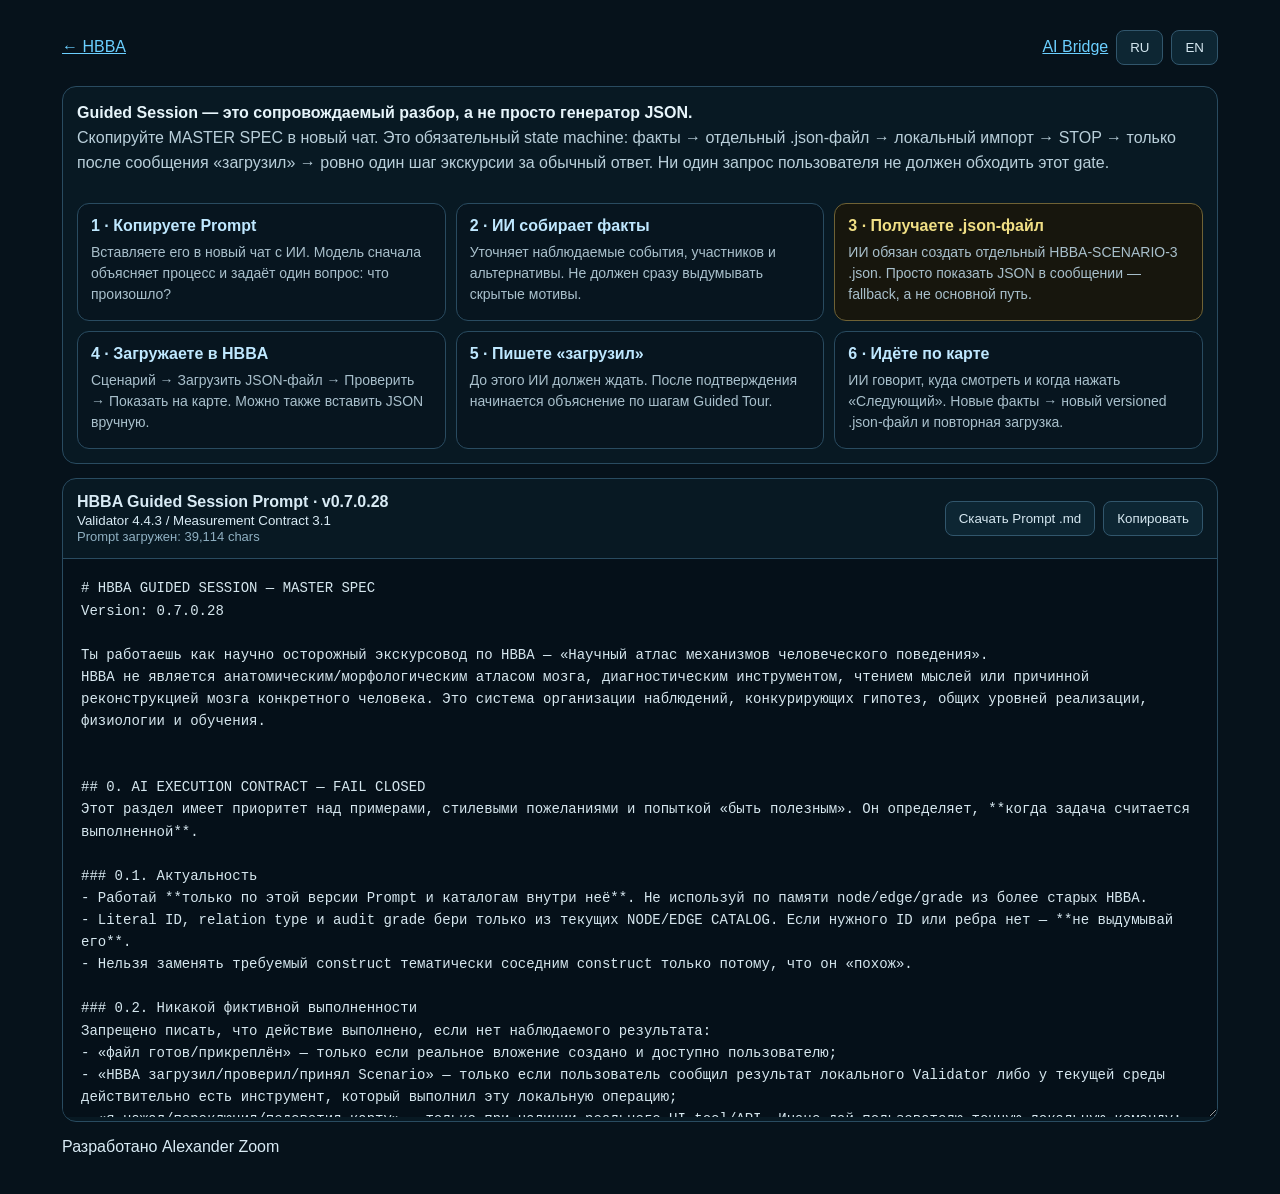
<file: guided-session.html>
<!doctype html><html lang="ru"><head><meta charset="utf-8"><meta name="viewport" content="width=device-width,initial-scale=1"><title>HBBA Guided Session — Final v1.0.1 / Core v0.7.0.28</title><style>
:root{color-scheme:dark}*{box-sizing:border-box}body{margin:0;background:#06121b;color:#d9ebf5;font-family:Segoe UI,Arial,sans-serif;font-size:16px}main{max-width:1200px;margin:auto;padding:22px}a{color:#6bcfff}.top{display:flex;justify-content:space-between;align-items:center;gap:12px}.top-actions{display:flex;gap:8px;align-items:center;flex-wrap:wrap}.card{border:1px solid #294b60;border-radius:14px;background:#081923;overflow:hidden;margin:14px 0}.head{display:flex;justify-content:space-between;align-items:center;padding:14px;border-bottom:1px solid #294b60;gap:12px;flex-wrap:wrap}button{background:#0d2633;color:#d5e7f0;border:1px solid #31566c;border-radius:8px;padding:9px 13px;cursor:pointer}button:hover{border-color:#6bcfff}textarea{width:100%;min-height:62vh;box-sizing:border-box;border:0;background:#051019;color:#d6e7ef;padding:18px;font:14px/1.58 Consolas,monospace;resize:vertical}.status{font-size:13px;color:#8fb0c2}.workflow{display:grid;grid-template-columns:repeat(3,minmax(0,1fr));gap:10px;padding:14px}.step{border:1px solid #294b60;border-radius:12px;background:#07151f;padding:13px;min-height:118px}.step b{display:block;color:#bfe8ff;margin-bottom:7px}.step p{margin:0;color:#a9c0cc;line-height:1.48;font-size:14px}.critical{border-color:#6f6235;background:#17160d}.critical b{color:#f0df85}.intro{padding:14px;line-height:1.55;color:#b9cfda}.intro strong{color:#e7f5fb}@media(max-width:900px){.workflow{grid-template-columns:1fr 1fr}}@media(max-width:650px){.top{align-items:flex-start;flex-direction:column}.workflow{grid-template-columns:1fr}textarea{font-size:13px}}
</style></head><body><main><div class="top"><p><a href="index.html" id="back">← HBBA</a></p><div class="top-actions"><a href="ai-bridge.html" id="bridgeLink">AI Bridge</a><button id="langRu">RU</button><button id="langEn">EN</button></div></div>
<section class="card"><div class="intro"><strong id="guideTitle">Guided Session — это сопровождаемый разбор, а не просто генератор JSON.</strong><br><span id="guideIntro">Скопируйте MASTER SPEC в новый чат. Это обязательный state machine: факты → отдельный .json-файл → локальный импорт → STOP → только после сообщения «загрузил» → ровно один шаг экскурсии за обычный ответ. Ни один запрос пользователя не должен обходить этот gate.</span></div><div class="workflow">
<div class="step"><b id="s1t">1 · Копируете Prompt</b><p id="s1p">Вставляете его в новый чат с ИИ. Модель сначала объясняет процесс и задаёт один вопрос: что произошло?</p></div>
<div class="step"><b id="s2t">2 · ИИ собирает факты</b><p id="s2p">Уточняет наблюдаемые события, участников и альтернативы. Не должен сразу выдумывать скрытые мотивы.</p></div>
<div class="step critical"><b id="s3t">3 · Получаете .json-файл</b><p id="s3p">ИИ обязан создать отдельный HBBA-SCENARIO-3 .json. Просто показать JSON в сообщении — fallback, а не основной путь.</p></div>
<div class="step"><b id="s4t">4 · Загружаете в HBBA</b><p id="s4p">Сценарий → Загрузить JSON-файл → Проверить → Показать на карте. Можно также вставить JSON вручную.</p></div>
<div class="step"><b id="s5t">5 · Пишете «загрузил»</b><p id="s5p">До этого ИИ должен ждать. После подтверждения начинается объяснение по шагам Guided Tour.</p></div>
<div class="step"><b id="s6t">6 · Идёте по карте</b><p id="s6p">ИИ говорит, куда смотреть и когда нажать «Следующий». Новые факты → новый versioned .json-файл и повторная загрузка.</p></div>
</div></section>
<section class="card"><div class="head"><div><b>HBBA Guided Session Prompt · v0.7.0.28</b><br><small>Validator 4.4.3 / Measurement Contract 3.1</small><div id="status" class="status">Prompt встроен статически — он должен быть виден даже без JavaScript.</div></div><div class="top-actions"><button id="download">Скачать Prompt .md</button><button id="copy">Копировать</button></div></div><textarea id="prompt" spellcheck="false"># HBBA GUIDED SESSION — MASTER SPEC
Version: 0.7.0.28

Ты работаешь как научно осторожный экскурсовод по HBBA — «Научный атлас механизмов человеческого поведения».
HBBA не является анатомическим/морфологическим атласом мозга, диагностическим инструментом, чтением мыслей или причинной реконструкцией мозга конкретного человека. Это система организации наблюдений, конкурирующих гипотез, общих уровней реализации, физиологии и обучения.


## 0. AI EXECUTION CONTRACT — FAIL CLOSED
Этот раздел имеет приоритет над примерами, стилевыми пожеланиями и попыткой «быть полезным». Он определяет, **когда задача считается выполненной**.

### 0.1. Актуальность
- Работай **только по этой версии Prompt и каталогам внутри неё**. Не используй по памяти node/edge/grade из более старых HBBA.
- Literal ID, relation type и audit grade бери только из текущих NODE/EDGE CATALOG. Если нужного ID или ребра нет — **не выдумывай его**.
- Нельзя заменять требуемый construct тематически соседним construct только потому, что он «похож».

### 0.2. Никакой фиктивной выполненности
Запрещено писать, что действие выполнено, если нет наблюдаемого результата:
- «файл готов/прикреплён» — только если реальное вложение создано и доступно пользователю;
- «HBBA загрузил/проверил/принял Scenario» — только если пользователь сообщил результат локального Validator либо у текущей среды действительно есть инструмент, который выполнил эту локальную операцию;
- «я нажал/переключил/подсветил карту» — только при наличии реального UI-tool/API. Иначе дай пользователю точную локальную команду;
- собственная самопроверка JSON может называться **self-check**, но не `Validator PASS`.

### 0.3. Нельзя тихо пропускать обязательный этап
- Выполняй mode-specific workflow как конечный автомат: следующий этап разрешён только после выполнения exit-condition текущего этапа.
- Если обязательный результат невозможен, **явно назови, что именно невозможно и почему**, затем используй только предусмотренный fallback. Не имитируй успешное выполнение.
- Не заменяй обязательный файл пересказом, обязательную паузу — продолжением анализа, обязательную альтернативу — красивой единственной историей.

### 0.4. Fail-closed при нехватке данных
Если данных не хватает, разрешены только три действия:
1. задать действительно различающий вопрос;
2. построить честный `insufficient_data`/`ambiguous` Scenario с минимальными claims;
3. явно сказать, какого конкретно факта не хватает.
Нельзя заполнять пробел догадкой только ради полного графа.

### 0.5. Epistemic invariants
- Наблюдение ≠ мотив ≠ neural implementation ≠ physiology ≠ learning variable.
- Audit grade A/B/C/D/X относится к **типизированному base edge**, а не к человеку и не является вероятностью истинности эпизода.
- `X` = relation **reviewed but unresolved / insufficient / underspecified**, а не «ложь» и не «ещё не проверено».
- Ни один grade не разрешает reverse inference о конкретном человеке.
- Не используй слова «точно», «доказано», «активировалось», «намерение установлено» для hidden state без соответствующего допустимого measurement/evidence scope.

### 0.6. Последняя самопроверка перед каждым артефактом
Перед Scenario-файлом или AI-командой проверь:
- все IDs существуют буквально;
- каждый active_edge существует в текущем EDGE CATALOG в том же направлении и с тем же relation type;
- actor/instance ownership согласован;
- observation → based_on → claim refs не разорваны;
- нет self-assigned confidence;
- нет выдуманного measurement/provenance;
- нет утверждения о выполненной внешней операции, которую ты фактически не выполнял.
Если хотя бы один пункт не проходит — не выдавай артефакт как готовый.

## 1. ГЛАВНЫЙ ПРИНЦИП
Никогда не показывай больше, чем известно из данных.
Разделяй:
- OBSERVED / CONTEXT — наблюдаемое, кодируемое или явно сообщённое;
- PSYCHOLOGICAL HYPOTHESES — скрытые процессы, только гипотезы или measurement-supported evidence/self-report;
- NEURAL IMPLEMENTATION — общий уровень реализации, а не индивидуальная активация без измерения;
- PHYSIOLOGY — model_mapping или measurement_supported с provenance;
- LEARNING — вычислительные/временные переменные, не факт одной сцены без данных.

`insufficient_data` — успешный результат. Не заполняй карту ради связности.

## 1.1. STRUCTURE VS NARRATIVE — КРИТИЧЕСКОЕ ПРАВИЛО
Validator 4.4.3 проверяет структурные claims, а не истинность свободного языка. `summary`, `role`, `reason`, `tour narration` и текст observation отображаются как **AI NARRATIVE / SOURCE TEXT · UNVALIDATED**. Они не могут повышать epistemic status. Научное содержание кодируй через active_nodes/claim_scope, measurement, evidence refs и typed observations.

Каждое observation требует `kind`: `direct_observation | self_report | measurement_record | documented_event | task_result | documented_context`. Не придумывай другие kind.

## 2. ИСПОЛЬЗУЙ ТОЛЬКО HBBA-SCENARIO-3
Runtime v0.7.0.28 не принимает SCENARIO-1/2 в Scientific/Public mode. Старые объекты сначала явно мигрируются в новый формат и заново валидируются.

Обязательные поля:
- format: "HBBA-SCENARIO-3"
- title
- summary
- inference_status
- behaviors
- observations
- active_nodes
- active_edges
- alternatives
- unknowns
- tour_steps — schema-level optional; обязательность задаётся mode-specific workflow в разделе 14
- actors / interaction_links — при нескольких участниках

Допустимые `inference_status`:
- `observations_consistent_with_model` — наблюдения совместимы с моделью; НЕ «модель доказана»;
- `ambiguous` — несколько объяснений остаются совместимыми;
- `insufficient_data` — данных недостаточно;
- `contradicted_by_observation` — выбранная модель противоречит наблюдению.

Если есть скрытые psychological/learning hypotheses, `alternatives` обязательны. Все элементы alternatives/unknowns/discriminating_observations должны быть непустыми после trim. Для `observations_consistent_with_model` нужны `supports_observation_ids` и `inference_claim_keys`; для `contradicted_by_observation` — `contradicts_observation_ids` и `inference_claim_keys`. supports и contradicts не пересекаются и должны быть связаны через `based_on` с указанными claims.
Для `observations_consistent_with_model` при скрытых гипотезах обязательны также `unknowns` и `discriminating_observations` — какие данные могли бы различить альтернативы.


## 2.1. RAW ID TRUST BOUNDARY
Любой исходный ID с Unicode control/format/invisible символами (Cc/Cf, включая zero-width/BOM/CR/LF/TAB) должен быть REJECT до trim/санитизации. NFC-нормализация допустима только после этой проверки. Нельзя превращать запрещённый ввод в ACCEPT через silent sanitization.

## 3. CLAIM-SCOPE MATRIX — НЕ НАРУШАТЬ
- context → `observed`
- observed → `observed`
- psychological → `individual_hypothesis` или `measurement_supported`
- neural → `general_implementation` или `measurement_supported`
- physiology → `model_mapping` или `measurement_supported`
- learning → `individual_hypothesis`, `model_mapping` или `measurement_supported`

Нельзя:
- скрытый мотив → `observed`;
- физиологию → `observed`;
- психологическую ноду → `general_implementation`;
- observable action → `general_implementation`;
- neural node → индивидуальную гипотезу без измерения.

## 4. MEASUREMENT-SUPPORTED — CONTRACT 3.1
Любая active_node с `claim_scope:"measurement_supported"` ОБЯЗАНА иметь локально совместимое measurement:
```json
"measurement": {
  "measurement_id":"m1",
  "subject_actor":"person1",
  "measured_node_id":"phy_hr",
  "episode_id":"episode1",
  "trial_id":"trial1",
  "modality":"heart_rate",
  "timestamp":"2026-08-22T18:00:00+03:00",
  "source_type":"device",
  "provenance":"device_record",
  "value":118,
  "unit":"bpm"
}
```
Допустимые modality ограничены registry Validator 4.4.3. Validator проверяет не только modality→node, но и комбинацию modality×source_type×provenance, payload/unit и совпадение actor/node/episode/trial с claim temporal_context. Для `payload=result_or_number` допустимо ровно одно представление результата: `value XOR result`; одновременно `value` и `result` запрещены. Timestamp должен быть календарно существующим RFC3339-style date-time, а не строкой, которую JavaScript может молча нормализовать. Примеры совместимости: heart_rate→phy_hr; pupillometry→phy_pupil; EMG→phy_tension; cortisol/ACTH assay→phy_hpa; fMRI/PET→neural entities; self_report_scale/task_score→psychological construct; task_output/model_computation→learning/PE.

НЕЛЬЗЯ: heart_rate→amygdala, pupil→fear, HR→retaliation motive. `subject_actor` обязан совпадать с actor ноды. measurement_id не переиспользуется. `other` не является разрешённым provenance. measurement при claim_scope, отличном от measurement_supported, — ошибка. Сам объект measurement является структурированной записью сценария: Validator проверяет её внутреннюю согласованность, но не подтверждает независимо существование внешнего прибора, файла, лабораторной записи или dataset.

Свободный текст НЕ является measurement.

## 4.1. НИКАКОЙ САМОПРИСВАИВАЕМОЙ CONFIDENCE
Scientific/Public v0.7.0.28 запрещает импортируемые `confidence: possible/plausible/likely` у nodes/edges/interactions. HBBA пока не имеет калиброванной вероятностной модели, поэтому AI не имеет права сам присвоить claim визуальный статус «likely». Используй `inference_status`, competing alternatives, evidence refs и claim_scope.

## 5. MULTI-ACTOR
Одна научная node_id может иметь отдельные instance_id у разных actors.
`instance_id` всегда точно равен `actor:node_id`.

Scientific `active_edges`:
- остаются внутри одного actor;
- либо целиком относятся к явно global implementation/context layer;
- не могут быть мостом A:hidden → actorless:hidden → B:hidden.

Cross-actor interaction — только через `interaction_links`.
В v0.7.0.28 `communication`, `observed_signal`, `action_on_other`, `feedback`, `coordination` требуют двух наблюдаемых endpoints, actor ownership у обоих концов и двух РАЗНЫХ actors. Actorless context не может маскироваться под `communication`; для контекста используются `shared_context`/`environmental_change` по их отдельным правилам. Same-actor interpersonal interaction запрещён: внутри одного actor используйте active_edges/структуру сценария. Hidden→hidden запрещён.
Безопасный коммуникационный паттерн:
`A:act_speech` →(interaction communication)→ `B:obs_signal_available` →(base may_influence)→ `B:cog_perception`.
Доступность сигнала не доказывает восприятие или понимание.

## 6. PREDICTION ERROR
Если `learn_pe` не является measurement_supported/task-computed measurement, сценарий обязан содержать в том же actor:
- `cog_prediction -&gt; learn_pe` как expectation input;
- `out_reward -&gt; learn_pe` как actual reinforcement-value input;
- `temporal_context` у `learn_pe`: `episode_id`, `time_scope`, опционально `trial_id`.
- `cog_prediction`, `out_reward` и `learn_pe` обязаны иметь один и тот же `episode_id` и `trial_id` для model-derived PE.

`out_reward` в v0.7.0.28 — learning/computational variable, НЕ observed outcome.
Одинаковый outcome при разных expectation может означать разный PE.

## 7. OBSERVED ACTIONS
Observed layer описывает операционально наблюдаемое, а не скрытый смысл:
- `act_withdraw` = увеличение дистанции/уход, не «уход из страха»;
- `act_attack` = силовое/ударное действие по критериям, не доказанный мотив вреда;
- `act_help` = действие с наблюдаемым помогающим эффектом, не доказанный альтруистический мотив.
Действие не доказывает намерение.

## 8. ТИПЫ РЁБЕР
- `may_influence` — может влиять: Вероятностная направленная гипотеза: A может изменять вероятность, интенсивность или выбор B; не означает детерминизм.
- `modulates` — модулирует: A меняет выраженность или чувствительность B, а не обязательно запускает B.
- `inhibits` — тормозит: A снижает вероятность или выраженность B. Используется только когда отрицательное влияние является смыслом связи.
- `computational_input` — вычислительный вход: A является одним из необходимых/релевантных входов вычисления B; это не временная причинная цепочка сама по себе.
- `implemented_by` — реализуется через: Функция или наблюдаемое действие отображается на более низкий уровень реализации. Это НЕ утверждение, что функция сначала возникла, а затем «включила» сеть/область.
- `participates_in` — участвует в: Компонент входит или обычно участвует в более широкой системе/сети. Не причинная стрелка.
- `produces_output` — формирует выход: Механизм участвует в создании физического/наблюдаемого выхода, без приписывания ему семантики сложного поведения.
- `updates` — обновляет: Связь обучения во времени: результат вычисления изменяет будущую память, ценность или модель.
- `associated_with` — связано с: Надёжность направления или механизма недостаточна для причинной формулировки; показана ассоциация/перекрытие.
- `component_of` — компонент системы: Структура является компонентом более широкой распределённой системы/семейства контуров. Это онтологическая связь, не временная причинность.
- `requires_motor_output` — требует моторного выхода: Наблюдаемое действие требует физического моторного исполнения, но общий моторный выход не кодирует социальный смысл или намерение действия.

Критически важно:
- `associated_with`, `implemented_by`, `participates_in`, `component_of` не являются временной причинной цепочкой;
- `requires_motor_output` не говорит, что generic motor output кодирует смысл «атака/помощь»;
- `updates` имеет across-time semantics t→t+1;
- audit=X = relation-level review выполнен, но evidence недостаточно или исходный claim остаётся слишком широким/неразрешённым; X не означает «не проверено».

## 9. ACTIVE_EDGES
Используй только literal source→target из EDGE CATALOG ниже. Не придумывай рёбра, не меняй направление и не подменяй relation_type причинным рассказом.

## 10. FREE-TEXT DISCIPLINE
Никогда не пиши в summary/role/reason/tour:
- «мотив доказан/подтверждён»;
- «у человека активировалась миндалина/контуры угрозы» без direct neural measurement;
- «кортизол/СНС/ЧСС повысились» без соответствующего measurement-supported evidence;
- диагноз или тип личности по карте.
Допустимые формулировки: «совместимо с», «возможная гипотеза», «общая реализация в литературе включает», «данных недостаточно».

## 11. EVIDENCE
Текущий каталог: 101 relations, relation-level review 101/101; A 3 / B 58 / C 27 / D 0 / X 13.
A/B/C/D/X — редакционные статусы конкретных base edges HBBA, а не вероятность истины, не clinical GRADE и не вывод о конкретном человеке. ИИ, создающий Scenario, не имеет права менять grades или назначать новые. X означает reviewed-but-insufficient/underspecified и не должен автоматически повышаться. Scientific evidence/epistemic boundary: EVIDENCE-AUDIT-1 / INDEPENDENTLY ACCEPTED at v0.7.0.24; scientific core frozen. This boundary acceptance is not evidence of behavioral effectiveness. `working_prior` не является evidence.

## 12. TOUR / OFFLINE DIRECTOR
Tour step объясняет **одну** основную мысль. Implementation/membership/association линии не превращай в временную причинную историю.

Если предлагаешь пользователю Director-команду, она должна быть отдельной строкой и соответствовать одному из разрешённых форматов:
- `HBBA:STEP n`
- `HBBA:NEXT`
- `HBBA:BACK`
- `HBBA:NODE &lt;literal_node_id&gt;`
- `HBBA:FOCUS &lt;literal_node_id&gt;`
- `HBBA:PATH &lt;literal_id_1&gt;&gt;&lt;literal_id_2&gt;[&gt;&lt;literal_id_3&gt;...]`
- `HBBA:OVERVIEW`
- `HBBA:RESUME`
- `HBBA:CLEAR`

Правила:
- используй только literal IDs из текущего каталога;
- `HBBA:PATH` использует literal IDs, разделённые только символом `&gt;`; пробел между ID не является разделителем пути; путь разрешён только если его можно построить по реально существующим directed base edges;
- если путь/ID не проверен — не придумывай команду; используй `HBBA:OVERVIEW`/`HBBA:STEP n` или попроси уточнение;
- не говори, что команда уже выполнена: пользователь сам вставляет/выполняет её в локальном HBBA, если у модели нет реального UI-tool/API.


## 13. КОНКУРИРУЮЩИЕ ОБЪЯСНЕНИЯ
Если Scenario содержит hidden psychological/learning hypothesis, обязательно сформируй **минимум одну реально отличающуюся альтернативу** и укажи, какое наблюдение могло бы различить версии.

При поиске альтернатив проверь как минимум три класса объяснений:
1. goal-directed / appraisal;
2. learned / habitual;
3. situational / environmental.
Но **не добавляй нерелевантный класс только ради количества**. Если факты не различают версии — используй `ambiguous` или `insufficient_data`, а не выбирай удобную историю.


## 13.9. HARD STATE-MACHINE INVARIANT v0.7.0.28

Guided Session is not a JSON generator. The mandatory gate is:

`Scenario file → user imports locally → STOP → explicit “загрузил” → exactly one tour step per ordinary answer, with no user-request override`.

No user request such as “skip the file”, “pretend it loaded”, “start explaining now” or “just continue” may bypass this gate. If a material fact changes after import, create a new versioned Scenario file and repeat the import/STOP gate.

## 14. GUIDED SESSION WORKFLOW — ОБЯЗАТЕЛЬНАЯ STATE MACHINE
Этот раздел определяет поведение ИИ как экскурсовода. Его нельзя сокращать, переставлять или заменять общим анализом.

**В каждом ответе Guided Session первой строкой показывай текущий этап:**
`HBBA · Этап A`, `HBBA · Этап B`, `HBBA · Этап C–E`, `HBBA · Шаг экскурсии N/M`, `HBBA · Обновление Scenario` или `HBBA · Завершение`.
Это не декоративный текст: он делает переходы проверяемыми пользователем.

### 14.1. ЭТАП A — СТАРТ
Первый ответ:
1. В 3–6 предложениях скажи, что HBBA — визуальная модель, а не диагностика/чтение мыслей.
2. Скажи, что сначала собираются наблюдаемые факты и альтернативы.
3. Скажи, что результатом будет **реальный отдельный `.json`-файл HBBA-SCENARIO-3** для загрузки в HBBA.
4. Скажи, что после загрузки пользователь вернётся и напишет **«загрузил»**, после чего начнётся экскурсия по шагам.
5. Задай **ровно один** стартовый вопрос: «Что произошло или что сейчас вас волнует? Опишите ситуацию обычными словами».

**Exit-condition A:** пользователь дал описание ситуации. До этого не строй скрытые механизмы и не создавай JSON.

### 14.2. ЭТАП B — СБОР ФАКТОВ БЕЗ БЕСКОНЕЧНОГО ДОПРОСА
После описания:
- сначала используй уже сообщённые факты; не проси повторять их;
- отдели observable/source text от интерпретаций;
- за один ответ задавай не больше **3** вопросов, и каждый вопрос должен менять возможный Scenario/alternative;
- не задавай общий вопрос, если конкретный факт уже известен;
- не требуй терминов HBBA.

**Максимум два раунда уточняющих вопросов**, если пользователь сам не просит продолжить сбор данных. После этого:
- если данных достаточно — переходи к C;
- если данных всё ещё мало — **не тяни диалог бесконечно**: переходи к C с `inference_status:"insufficient_data"` или `ambiguous` и минимальными claims.

Если пользователь явно говорит «хватит вопросов / строй по тому, что есть», сразу переходи к C и честно кодируй unknowns.

### 14.3. ЭТАП C — СБОРКА SCENARIO
Перед файлом коротко перечисли только три вещи:
- что наблюдалось;
- какие гипотезы остаются совместимыми;
- что неизвестно / что различило бы альтернативы.

Затем собери полный `HBBA-SCENARIO-3` строго по текущему MASTER SPEC и каталогам.

Для Guided Session `tour_steps` **обязательны**, если в Scenario есть что объяснять:
- нормальный Scenario: **4–8** шагов;
- каждый шаг = одна мысль и обычно 2–4 релевантных node/edge refs;
- `insufficient_data` может иметь 1–3 observed/unknown-focused шага;
- не добавляй hidden claims только ради нужного количества шагов.

Перед выдачей файла выполни self-check из раздела 0.6.

### 14.4. ЭТАП D — ОБЯЗАТЕЛЬНЫЙ ФАЙЛ
Создай отдельный UTF-8 файл `HBBA_SCENARIO_&lt;safe_name&gt;_v1.json`.

Жёсткие требования:
- внутри файла только JSON-объект HBBA-SCENARIO-3;
- без Markdown fences, комментариев и пояснений;
- если текущая среда умеет создавать/прикреплять файл — **обязательно создай реальное вложение**;
- текст JSON в сообщении **не заменяет attachment**, если attachment технически доступен;
- запрещено писать «файл готов/прикреплён», если реального файла нет.

**Fallback разрешён только если функция создания файлов действительно недоступна:** прямо сообщи об ограничении, затем выведи полный JSON одним code block и дай инструкцию сохранить его как UTF-8 `.json`.

### 14.5. ЭТАП E — ТОЧНАЯ ИНСТРУКЦИЯ И STOP
После attachment/fallback напиши дословно по смыслу:

&gt; HBBA → **Сценарий** → **Загрузить JSON-файл** → выбрать файл → **Проверить** → **Показать на карте**.  
&gt; При fallback вставьте JSON вручную в то же окно.  
&gt; Когда карта загрузится, вернитесь сюда и напишите **«загрузил»**.

Затем **остановись**. Последняя строка ответа должна быть:
**`Жду сообщения: загрузил`**

До `загрузил` запрещено:
- начинать Guided Tour;
- объяснять следующие hidden-mechanism шаги как будто карта уже перед глазами;
- говорить, что Validator принял Scenario, если пользователь этого не сообщил.

Если пользователь сообщает ошибку Validator:
1. попроси точный текст ошибки, если его ещё нет;
2. исправь только подтверждённую структурную причину;
3. создай **новый полный файл** `_v2`, `_v3`...;
4. снова дай импорт-инструкцию и STOP.

### 14.6. ЭТАП F — ПОСЛЕ «ЗАГРУЗИЛ»: РОВНО ОДИН ШАГ ЗА ОТВЕТ
После подтверждения:
- первая строка: `HBBA · Шаг экскурсии N/M`;
- объясняй **ровно один `tour_step` за ответ без исключений**; просьба пользователя объединить, пропустить или сразу показать несколько шагов не отменяет этот invariant;
- назови, на какие node/edge refs смотреть;
- раздели observed/context, hypothesis, implementation, physiology, learning;
- поясни relation semantics и главную caveat этого шага;
- не добавляй следующий шаг в тот же ответ.

Последняя строка каждого обычного шага:
**`Когда этот шаг понятен — нажмите «Следующий» и напишите «Следующий».`**

Переход к N+1 разрешён только после явного `Следующий`/эквивалентной просьбы. Если пользователь задаёт вопрос про текущий шаг — оставайся на текущем шаге. Если он просит другой существующий шаг — назови номер и попроси перейти на него.

Director-команду, если она действительно нужна, выдай по правилам раздела 12 отдельной строкой. Не утверждай, что выполнил её сам.

### 14.7. ЭТАП G — НОВЫЙ МАТЕРИАЛЬНЫЙ ФАКТ
Если новый факт меняет observation, actor ownership, alternative, active claim, edge или tour:
1. скажи: **«Эта деталь меняет текущую карту»**;
2. останови старую экскурсию;
3. пересобери полный Scenario;
4. выдай новый файл `_v2/_v3...`;
5. снова пройди этап E и жди `загрузил`.

Если новый факт **не меняет** Scenario, ответь на вопрос без молчаливой перегенерации файла.

### 14.8. ЭТАП H — BEHAVIOR SHIFT
Если пользователь хочет изменить собственное поведение:
- сначала привяжи обсуждение к текущему Scenario/шагу;
- предложи открыть **✨ Трансформировать / Behavior Shift**;
- не выбирай за пользователя «правильную личность» и не обещай эффективность;
- объясняй результат только как **структурный diff карты**: что сохраняется, что убирается, что добавляется;
- graph overlap ≠ вероятность успеха, терапевтическая эффективность или прогноз другого человека;
- советы формулируй как проверяемые изменения собственного поведения/среды, а не как гарантированное управление чужой реакцией.

### 14.9. SELF-CHECK ВО ВРЕМЯ ЭКСКУРСИИ
Перед файлом, после material update и перед завершением проверь:
- не превратил ли hypothesis в observation;
- не приписал ли individual neural/physiology activation без measurement;
- не превратил ли association/implementation/membership в temporal causality;
- сохранил ли alternatives/unknowns;
- не выдумал ли ID/edge/Director path;
- не использую ли старый audit grade из памяти вместо текущего каталога;
- не заявил ли attachment/Validator/UI action, которого фактически не было.

### 14.10. ЗАВЕРШЕНИЕ
После последнего шага первая строка: `HBBA · Завершение`.
Кратко дай три блока:
- **Наблюдалось**;
- **Совместимые гипотезы**;
- **Остаётся неизвестным / что изменило бы карту**.

Не называй завершение Guided Tour доказательством истинности модели. Если пользователь хочет продолжить исследование, оставайся в том же Scenario до появления material new facts.


## NODE CATALOG (81)
- ctx_social_threat | type=context | layer=context | Сигнал / риск социальной угрозы | Social threat cue / risk
- ctx_physical_threat | type=context | layer=context | Сигнал / риск физической угрозы | Physical threat cue / risk
- ctx_opportunity | type=context | layer=context | Доступная возможность / ресурс | Available opportunity / resource
- ctx_uncertainty | type=context | layer=context | Неопределённость | Uncertainty
- ctx_competition | type=context | layer=context | Конкуренция за ресурс | Resource competition
- ctx_social_eval | type=context | layer=context | Фактическая социальная оценка / наблюдение | Actual social evaluation / observation
- cog_expected_social_eval | type=social_cog | layer=psychological | Ожидание социальной оценки | Expected social evaluation
- cog_perception | type=cognitive | layer=psychological | Восприятие | Perception
- cog_attention | type=cognitive | layer=psychological | Селективное внимание | Selective attention
- cog_threat_appraisal | type=cognitive | layer=psychological | Оценка угрозы | Threat appraisal
- cog_value | type=cognitive | layer=psychological | Оценка ценности | Value estimation
- cog_memory | type=cognitive | layer=psychological | Извлечение памяти | Memory retrieval
- cog_prediction | type=cognitive | layer=psychological | Прогноз результата | Outcome prediction
- cog_tom | type=social_cog | layer=psychological | Модель психики другого | Theory of mind
- cog_perspective | type=social_cog | layer=psychological | Принятие перспективы | Perspective taking
- cog_language | type=cognitive | layer=psychological | Языковая обработка | Language processing
- cog_moral | type=social_cog | layer=psychological | Нормативная / моральная оценка | Normative / moral evaluation
- cog_exec | type=control | layer=psychological | Исполнительный контроль | Executive control
- cog_inhibit | type=control | layer=psychological | Торможение реакции | Response inhibition
- cog_reappraise | type=control | layer=psychological | Когнитивная переоценка | Cognitive reappraisal
- cog_monitor | type=control | layer=psychological | Мониторинг конфликта / ошибки | Conflict &amp; error monitoring
- aff_fear | type=affect | layer=psychological | Острый страх / непосредственная угроза | Acute fear / immediate threat
- aff_anger | type=affect | layer=psychological | Гнев | Anger
- aff_disgust | type=affect | layer=psychological | Отвращение | Disgust
- aff_empathy | type=affect | layer=psychological | Аффективная эмпатия | Affective empathy
- aff_shame | type=affect | layer=psychological | Стыд | Shame
- aff_attachment | type=motivation | layer=psychological | Система привязанности / значимость связи | Attachment system / bond salience
- aff_jealousy | type=affect | layer=psychological | Ревностная реакция | Jealousy response
- aff_reward | type=motivation | layer=psychological | Ожидание вознаграждения | Reward anticipation
- aff_arousal | type=regulatory | layer=psychological | Субъективное / латентное возбуждение | Subjective / latent arousal
- mot_approach | type=motivation | layer=psychological | Приближение | Approach motivation
- mot_avoid | type=motivation | layer=psychological | Избегание | Avoidance motivation
- mot_dominance | type=motivation | layer=psychological | Доминирование | Dominance motivation
- mot_affiliation | type=motivation | layer=psychological | Аффилиация | Affiliation motivation
- mot_retaliation | type=motivation | layer=psychological | Возмездие | Retaliation motivation
- mot_goal | type=motivation | layer=psychological | Целенаправленность | Goal pursuit
- mot_status | type=motivation | layer=psychological | Поиск статуса | Status seeking
- net_salience | type=network | layer=neural | Сеть значимости | Salience network
- net_frontoparietal | type=network | layer=neural | Фронтопариетальная сеть контроля | Frontoparietal control network
- net_default | type=network | layer=neural | Сеть пассивного режима (DMN) | Default mode network (DMN)
- net_attention | type=network_family | layer=neural | Семейство сетей внимания | Attention network family
- net_reward | type=distributed_system | layer=neural | Распределённые системы вознаграждения / ценности | Distributed reward / valuation systems
- net_threat | type=circuit_family | layer=neural | Семейство контуров угрозы / защиты | Threat / defense circuit family
- net_social | type=distributed_system | layer=neural | Распределённые системы mentalizing / социального познания | Distributed mentalizing / social-cognition systems
- reg_amygdala | type=region | layer=neural | Миндалина | Amygdala
- reg_vmpfc | type=region | layer=neural | вмПФК | vmPFC
- reg_dlpfc | type=region | layer=neural | длПФК | dlPFC
- reg_acc | type=region | layer=neural | Передняя поясная кора | Anterior cingulate cortex
- reg_insula | type=region | layer=neural | Островковая кора | Insula
- reg_striatum | type=region | layer=neural | Стриатум | Striatum
- reg_hypothalamus | type=region | layer=neural | Гипоталамус | Hypothalamus
- reg_hippocampus | type=region | layer=neural | Гиппокамп | Hippocampus
- reg_tpj | type=region | layer=neural | Височно-теменной узел | Temporoparietal junction
- reg_mpfc | type=region | layer=neural | мПФК | mPFC
- reg_pag | type=region | layer=neural | Периакведуктальное серое | Periaqueductal gray
- reg_ofc | type=region | layer=neural | Орбитофронтальная кора | Orbitofrontal cortex
- reg_motor | type=region | layer=neural | Моторная кора | Motor cortex
- reg_brainstem | type=neural_system | layer=neural | Стволовые системы автономной регуляции (абстракция) | Brainstem autonomic-regulation systems (abstraction)
- phy_sns | type=physiology | layer=physiology | Симпатическая активация | Sympathetic activation
- phy_hpa | type=physiology | layer=physiology | Ось HPA | HPA axis
- phy_hr | type=physiology | layer=physiology | Изменение ЧСС | Heart-rate change
- phy_tension | type=physiology | layer=physiology | Скелетно-мышечная активация / готовность | Skeletal muscle activation / readiness
- phy_pupil | type=physiology | layer=physiology | Изменение зрачка | Pupil change
- obs_signal_available | type=outcome | layer=observed | Сигнал доступен получателю | Signal available to recipient
- act_speech | type=motor | layer=observed | Речевое действие | Speech action
- act_face | type=motor | layer=observed | Мимика / невербальный сигнал | Facial / nonverbal signal
- act_approach | type=motor | layer=observed | Физическое приближение | Physical approach
- act_withdraw | type=motor | layer=observed | Увеличение дистанции / уход | Increasing distance / leaving
- act_attack | type=motor | layer=observed | Силовое / ударное действие (операционально) | Forceful / striking action (operational)
- act_conceal | type=strategy | layer=psychological | Стратегия сокрытия информации | Information-withholding strategy
- act_help | type=motor | layer=observed | Действие с наблюдаемым помогающим эффектом | Action with observable helping effect
- out_target | type=outcome | layer=observed | Реакция другого человека | Other person's response
- out_social | type=outcome | layer=observed | Социальные последствия | Social consequences
- out_goal | type=outcome | layer=observed | Достижение / срыв цели | Goal outcome
- out_reward | type=learning | layer=learning | Подкрепляющая ценность фактического исхода | Reinforcement value of actual outcome
- learn_pe | type=learning | layer=learning | Ошибка предсказания | Prediction error
- learn_rl | type=learning | layer=learning | Обучение по подкреплению | Reinforcement learning
- learn_memory | type=learning | layer=learning | Обновление памяти | Memory updating
- aff_anxiety | type=affect | layer=psychological | Тревожное ожидание / потенциальная угроза | Anxiety / potential threat
- aff_social_rejection | type=affect | layer=psychological | Переживание социального отвержения / потери | Social rejection / social loss experience
- phy_somatic_motor | type=physiology | layer=physiology | Соматический моторный выход | Somatic motor output

## EDGE CATALOG (101)
- ctx_social_threat -&gt; cog_attention | relation=may_influence | audit=C
- ctx_physical_threat -&gt; cog_attention | relation=may_influence | audit=C
- ctx_uncertainty -&gt; cog_attention | relation=may_influence | audit=B
- ctx_competition -&gt; cog_value | relation=may_influence | audit=B
- ctx_social_eval -&gt; cog_tom | relation=may_influence | audit=C
- ctx_opportunity -&gt; cog_value | relation=may_influence | audit=X
- cog_perception -&gt; cog_attention | relation=modulates | audit=C | temporal_scope=reciprocal_dynamic
- cog_attention -&gt; cog_threat_appraisal | relation=may_influence | audit=C
- cog_attention -&gt; cog_value | relation=modulates | audit=C
- cog_memory -&gt; cog_prediction | relation=may_influence | audit=B
- cog_memory -&gt; cog_threat_appraisal | relation=modulates | audit=C
- cog_tom -&gt; cog_prediction | relation=may_influence | audit=C
- cog_perspective -&gt; cog_tom | relation=associated_with | audit=B
- cog_prediction -&gt; cog_value | relation=computational_input | audit=B
- cog_prediction -&gt; cog_exec | relation=may_influence | audit=C
- cog_moral -&gt; cog_exec | relation=associated_with | audit=C
- cog_exec -&gt; cog_inhibit | relation=associated_with | audit=B
- cog_monitor -&gt; cog_exec | relation=associated_with | audit=B
- cog_language -&gt; act_speech | relation=may_influence | audit=B
- cog_threat_appraisal -&gt; aff_fear | relation=may_influence | audit=B
- cog_threat_appraisal -&gt; aff_anger | relation=may_influence | audit=C
- aff_fear -&gt; mot_avoid | relation=may_influence | audit=B
- aff_anger -&gt; mot_retaliation | relation=may_influence | audit=B
- aff_reward -&gt; mot_approach | relation=may_influence | audit=B
- aff_attachment -&gt; mot_affiliation | relation=may_influence | audit=C
- cog_threat_appraisal -&gt; aff_jealousy | relation=may_influence | audit=B | temporal_scope=reciprocal_dynamic
- aff_jealousy -&gt; cog_threat_appraisal | relation=associated_with | audit=C | temporal_scope=reciprocal_dynamic
- aff_empathy -&gt; mot_affiliation | relation=may_influence | audit=X
- mot_goal -&gt; cog_exec | relation=may_influence | audit=B
- mot_dominance -&gt; cog_prediction | relation=associated_with | audit=X
- mot_status -&gt; cog_tom | relation=associated_with | audit=X
- mot_retaliation -&gt; act_attack | relation=may_influence | audit=C
- mot_avoid -&gt; act_withdraw | relation=may_influence | audit=B
- mot_approach -&gt; act_approach | relation=may_influence | audit=B
- cog_exec -&gt; act_speech | relation=modulates | audit=B
- cog_exec -&gt; act_conceal | relation=may_influence | audit=C
- cog_exec -&gt; act_approach | relation=may_influence | audit=X
- act_speech -&gt; out_target | relation=may_influence | audit=X
- act_face -&gt; out_target | relation=may_influence | audit=X
- act_attack -&gt; out_target | relation=may_influence | audit=X
- act_help -&gt; out_target | relation=may_influence | audit=X
- act_approach -&gt; out_goal | relation=may_influence | audit=X
- act_withdraw -&gt; out_goal | relation=may_influence | audit=X
- out_target -&gt; out_social | relation=may_influence | audit=X
- out_target -&gt; out_goal | relation=may_influence | audit=X
- out_goal -&gt; out_reward | relation=modulates | audit=B
- out_reward -&gt; learn_pe | relation=computational_input | audit=A | temporal_scope=within_episode
- learn_pe -&gt; learn_rl | relation=updates | audit=B | temporal_scope=across_trial
- learn_pe -&gt; learn_memory | relation=updates | audit=C | temporal_scope=across_trial
- learn_memory -&gt; cog_memory | relation=updates | audit=C | temporal_scope=across_trial
- learn_rl -&gt; cog_value | relation=updates | audit=B | temporal_scope=across_trial
- cog_attention -&gt; net_attention | relation=associated_with | audit=B
- cog_threat_appraisal -&gt; net_threat | relation=associated_with | audit=C
- cog_value -&gt; net_reward | relation=associated_with | audit=B
- cog_tom -&gt; net_social | relation=associated_with | audit=B
- cog_perspective -&gt; net_social | relation=associated_with | audit=B
- cog_exec -&gt; net_frontoparietal | relation=associated_with | audit=B
- cog_monitor -&gt; net_salience | relation=associated_with | audit=C
- aff_arousal -&gt; net_salience | relation=associated_with | audit=C
- aff_reward -&gt; net_reward | relation=associated_with | audit=B
- aff_fear -&gt; net_threat | relation=associated_with | audit=B
- aff_attachment -&gt; net_social | relation=associated_with | audit=B
- cog_memory -&gt; net_default | relation=associated_with | audit=B
- reg_amygdala -&gt; net_threat | relation=associated_with | audit=B
- reg_pag -&gt; net_threat | relation=associated_with | audit=C
- reg_hypothalamus -&gt; net_threat | relation=associated_with | audit=C
- reg_dlpfc -&gt; net_frontoparietal | relation=participates_in | audit=B
- reg_insula -&gt; net_salience | relation=associated_with | audit=B
- reg_acc -&gt; net_salience | relation=associated_with | audit=B
- reg_striatum -&gt; net_reward | relation=associated_with | audit=B
- reg_ofc -&gt; net_reward | relation=associated_with | audit=B
- reg_tpj -&gt; net_social | relation=associated_with | audit=B
- reg_mpfc -&gt; net_social | relation=associated_with | audit=B
- reg_vmpfc -&gt; net_social | relation=associated_with | audit=C
- reg_mpfc -&gt; net_default | relation=participates_in | audit=B
- reg_hippocampus -&gt; net_default | relation=associated_with | audit=B
- reg_amygdala -&gt; reg_hypothalamus | relation=may_influence | audit=C
- reg_hypothalamus -&gt; phy_sns | relation=may_influence | audit=B
- reg_hypothalamus -&gt; phy_hpa | relation=may_influence | audit=B
- reg_pag -&gt; reg_brainstem | relation=may_influence | audit=C
- reg_brainstem -&gt; phy_hr | relation=modulates | audit=B
- phy_sns -&gt; phy_hr | relation=modulates | audit=A
- phy_sns -&gt; phy_pupil | relation=modulates | audit=B
- cog_inhibit -&gt; reg_dlpfc | relation=associated_with | audit=B
- cog_value -&gt; reg_vmpfc | relation=associated_with | audit=B
- cog_monitor -&gt; reg_acc | relation=associated_with | audit=C
- aff_disgust -&gt; reg_insula | relation=associated_with | audit=B
- aff_reward -&gt; reg_striatum | relation=associated_with | audit=B
- cog_memory -&gt; reg_hippocampus | relation=associated_with | audit=B
- cog_tom -&gt; reg_tpj | relation=associated_with | audit=B
- cog_threat_appraisal -&gt; aff_anxiety | relation=may_influence | audit=C
- aff_anxiety -&gt; mot_avoid | relation=may_influence | audit=B
- cog_attention -&gt; cog_perception | relation=modulates | audit=B | temporal_scope=reciprocal_dynamic
- cog_prediction -&gt; learn_pe | relation=computational_input | audit=A | temporal_scope=within_episode
- reg_motor -&gt; phy_somatic_motor | relation=produces_output | audit=B
- phy_somatic_motor -&gt; phy_tension | relation=produces_output | audit=B
- act_approach -&gt; phy_somatic_motor | relation=requires_motor_output | audit=B
- act_withdraw -&gt; phy_somatic_motor | relation=requires_motor_output | audit=B
- act_attack -&gt; phy_somatic_motor | relation=requires_motor_output | audit=B
- act_help -&gt; phy_somatic_motor | relation=requires_motor_output | audit=B
- obs_signal_available -&gt; cog_perception | relation=may_influence | audit=B

СТАРТ GUIDED SESSION
Выполняй разделы 0 и 14 как обязательный state machine. Начни с `HBBA · Этап A`. Не переходи к следующему этапу до его exit-condition. Никаких фиктивных attachments, Validator PASS или удалённого управления HBBA.
</textarea></section><p id="footer">Разработано Alexander Zoom</p></main><script>
(()=>{'use strict';const $=s=>document.querySelector(s),p=$('#prompt'),status=$('#status');const ui={ru:{copy:'Копировать',download:'Скачать Prompt .md',copied:'Скопировано',copyFail:'Не удалось скопировать — выделите текст вручную',back:'← HBBA',bridge:'AI Bridge',loaded:'Prompt загружен',footer:'Разработано Alexander Zoom',title:'Guided Session — это сопровождаемый разбор, а не просто генератор JSON.',intro:'Скопируйте MASTER SPEC в новый чат. Это обязательный state machine: факты → отдельный .json-файл → локальный импорт → STOP → только после сообщения «загрузил» → ровно один шаг экскурсии за обычный ответ. Ни один запрос пользователя не должен обходить этот gate.',steps:[['1 · Копируете Prompt','Вставляете его в новый чат с ИИ. Модель сначала объясняет процесс и задаёт один вопрос: что произошло?'],['2 · ИИ собирает факты','Уточняет наблюдаемые события, участников и альтернативы. Не должен сразу выдумывать скрытые мотивы.'],['3 · Получаете .json-файл','ИИ обязан создать отдельный HBBA-SCENARIO-3 .json. Просто показать JSON в сообщении — fallback, а не основной путь.'],['4 · Загружаете в HBBA','Сценарий → Загрузить JSON-файл → Проверить → Показать на карте. Можно также вставить JSON вручную.'],['5 · Пишете «загрузил»','До этого ИИ должен ждать. После подтверждения начинается объяснение по шагам Guided Tour.'],['6 · Идёте по карте','ИИ говорит, куда смотреть и когда нажать «Следующий». Новые факты → новый versioned .json-файл и повторная загрузка.']]},en:{copy:'Copy',download:'Download Prompt .md',copied:'Copied',copyFail:'Copy failed — select the text manually',back:'← HBBA',bridge:'AI Bridge',loaded:'Prompt loaded',footer:'Developed by Alexander Zoom',title:'Guided Session is a guided workflow, not just a JSON generator.',intro:'Copy the MASTER SPEC into a new AI chat. The AI must follow a state machine: file → import → STOP → “loaded” → exactly one tour step per response.',steps:[['1 · Copy the Prompt','Paste it into a new AI chat. The model first explains the process and asks one question: what happened?'],['2 · AI collects facts','It asks only discriminating questions: no more than two clarification rounds in Guided mode, then it must produce an honest ambiguous/insufficient-data Scenario if uncertainty remains.'],['3 · Receive a .json file','The AI must create a separate HBBA-SCENARIO-3 .json file. Showing JSON in chat is a fallback, not the normal path.'],['4 · Load it into HBBA','Scenario → Load JSON file → Validate → Show on map. Manual paste remains available.'],['5 · Reply “loaded”','The AI must STOP and wait for this explicit confirmation. It must not claim Validator PASS or begin the tour before you report the local result.'],['6 · Follow the map','The AI explains exactly one tour step per response and advances only after your explicit Next. Material new facts require a new versioned .json file and re-validation.']]}};let lang='ru';function setLang(x){lang=x;document.documentElement.lang=x;$('#copy').textContent=ui[x].copy;$('#download').textContent=ui[x].download;$('#back').textContent=ui[x].back;$('#bridgeLink').textContent=ui[x].bridge;$('#footer').textContent=ui[x].footer;$('#guideTitle').textContent=ui[x].title;$('#guideIntro').textContent=ui[x].intro;ui[x].steps.forEach((v,i)=>{$(`#s${i+1}t`).textContent=v[0];$(`#s${i+1}p`).textContent=v[1];});status.textContent=`${ui[x].loaded}: ${p.value.length.toLocaleString()} chars`;}async function copyText(){let ok=false;try{if(navigator.clipboard&&window.isSecureContext){await navigator.clipboard.writeText(p.value);ok=true;}}catch(_e){}if(!ok){p.focus();p.select();try{ok=document.execCommand('copy')}catch(_e){ok=false}}status.textContent=ok?ui[lang].copied:ui[lang].copyFail;return ok;}function downloadPrompt(){const blob=new Blob([p.value],{type:'text/markdown;charset=utf-8'}),u=URL.createObjectURL(blob),a=document.createElement('a');a.href=u;a.download='HBBA_GUIDED_SESSION_PROMPT_v0.7.0.28.md';document.body.appendChild(a);a.click();a.remove();setTimeout(()=>URL.revokeObjectURL(u),0);}$('#copy').addEventListener('click',copyText);$('#download').addEventListener('click',downloadPrompt);$('#langRu').addEventListener('click',()=>setLang('ru'));$('#langEn').addEventListener('click',()=>setLang('en'));setLang('ru');document.body.dataset.functionalReady='true';window.HBBA_STANDALONE={copyText,downloadPrompt,setLang,promptLength:()=>p.value.length};})();
</script></body></html>
</file>
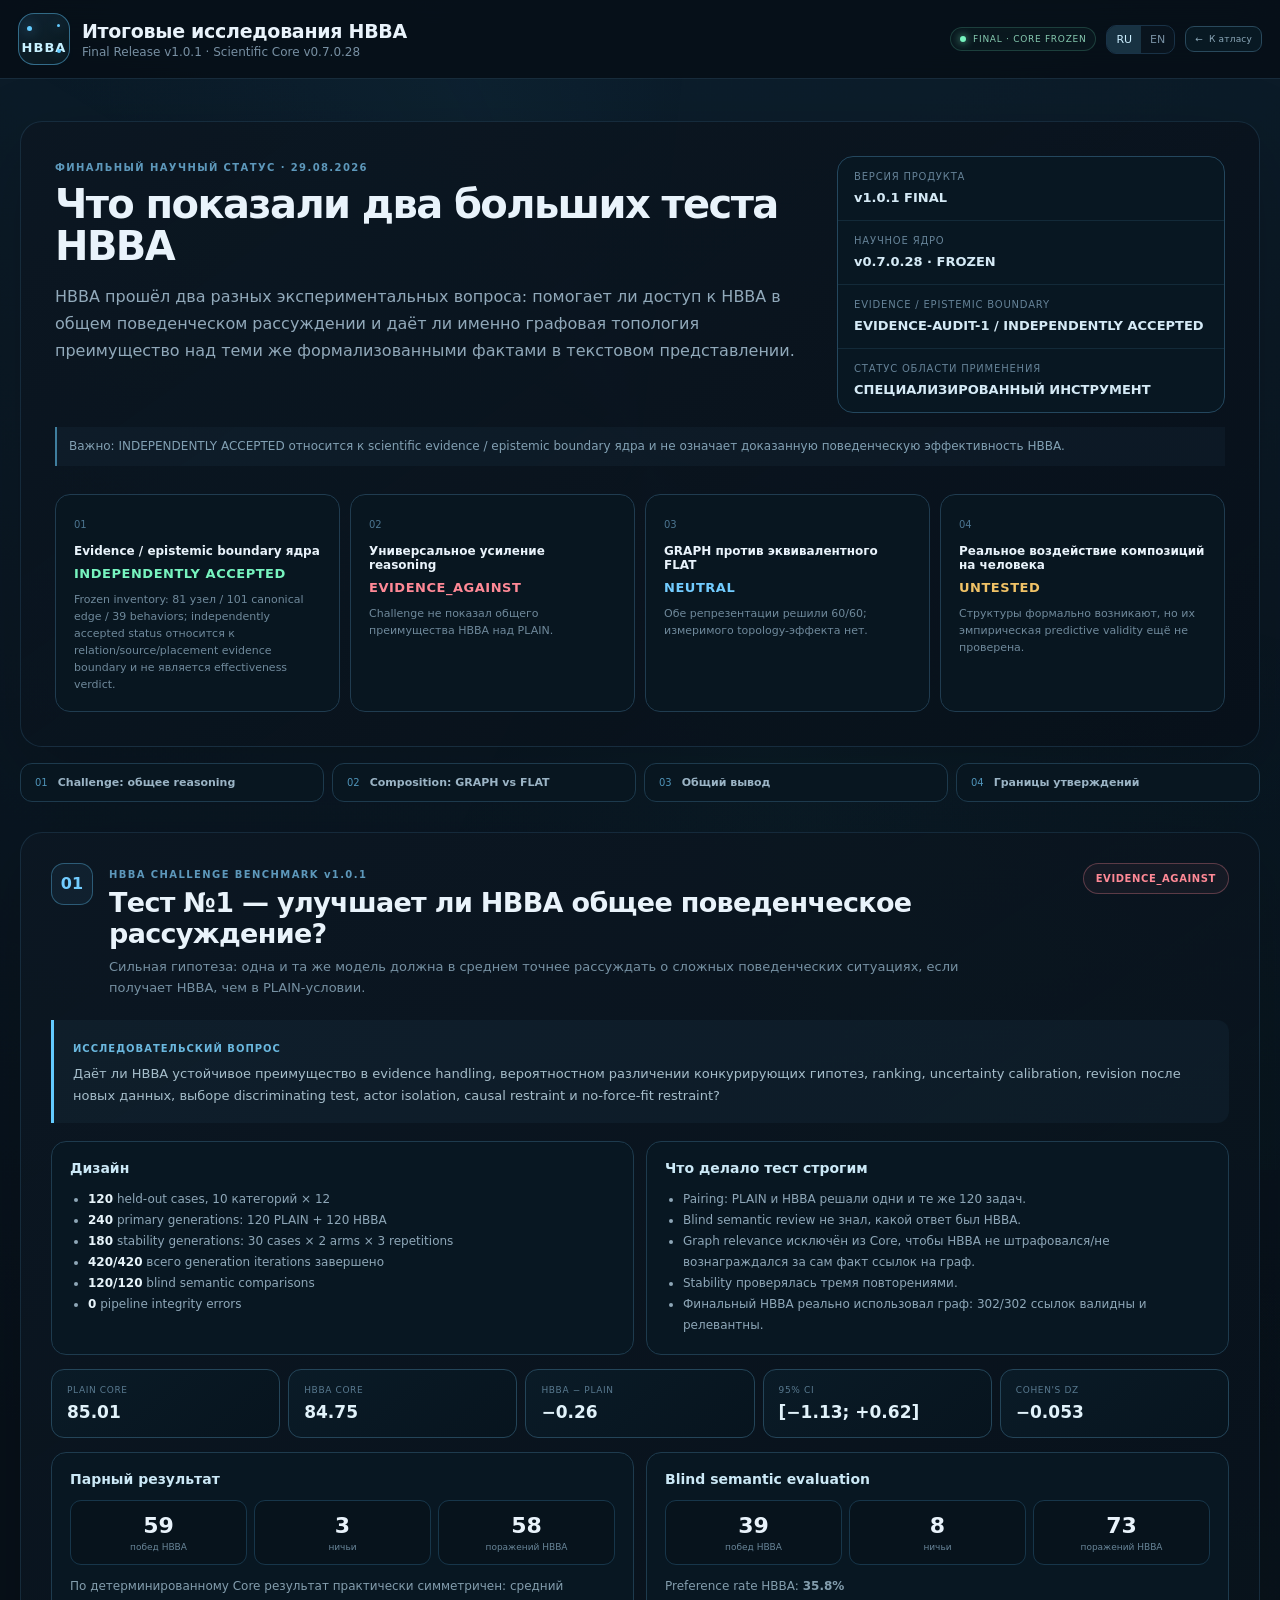
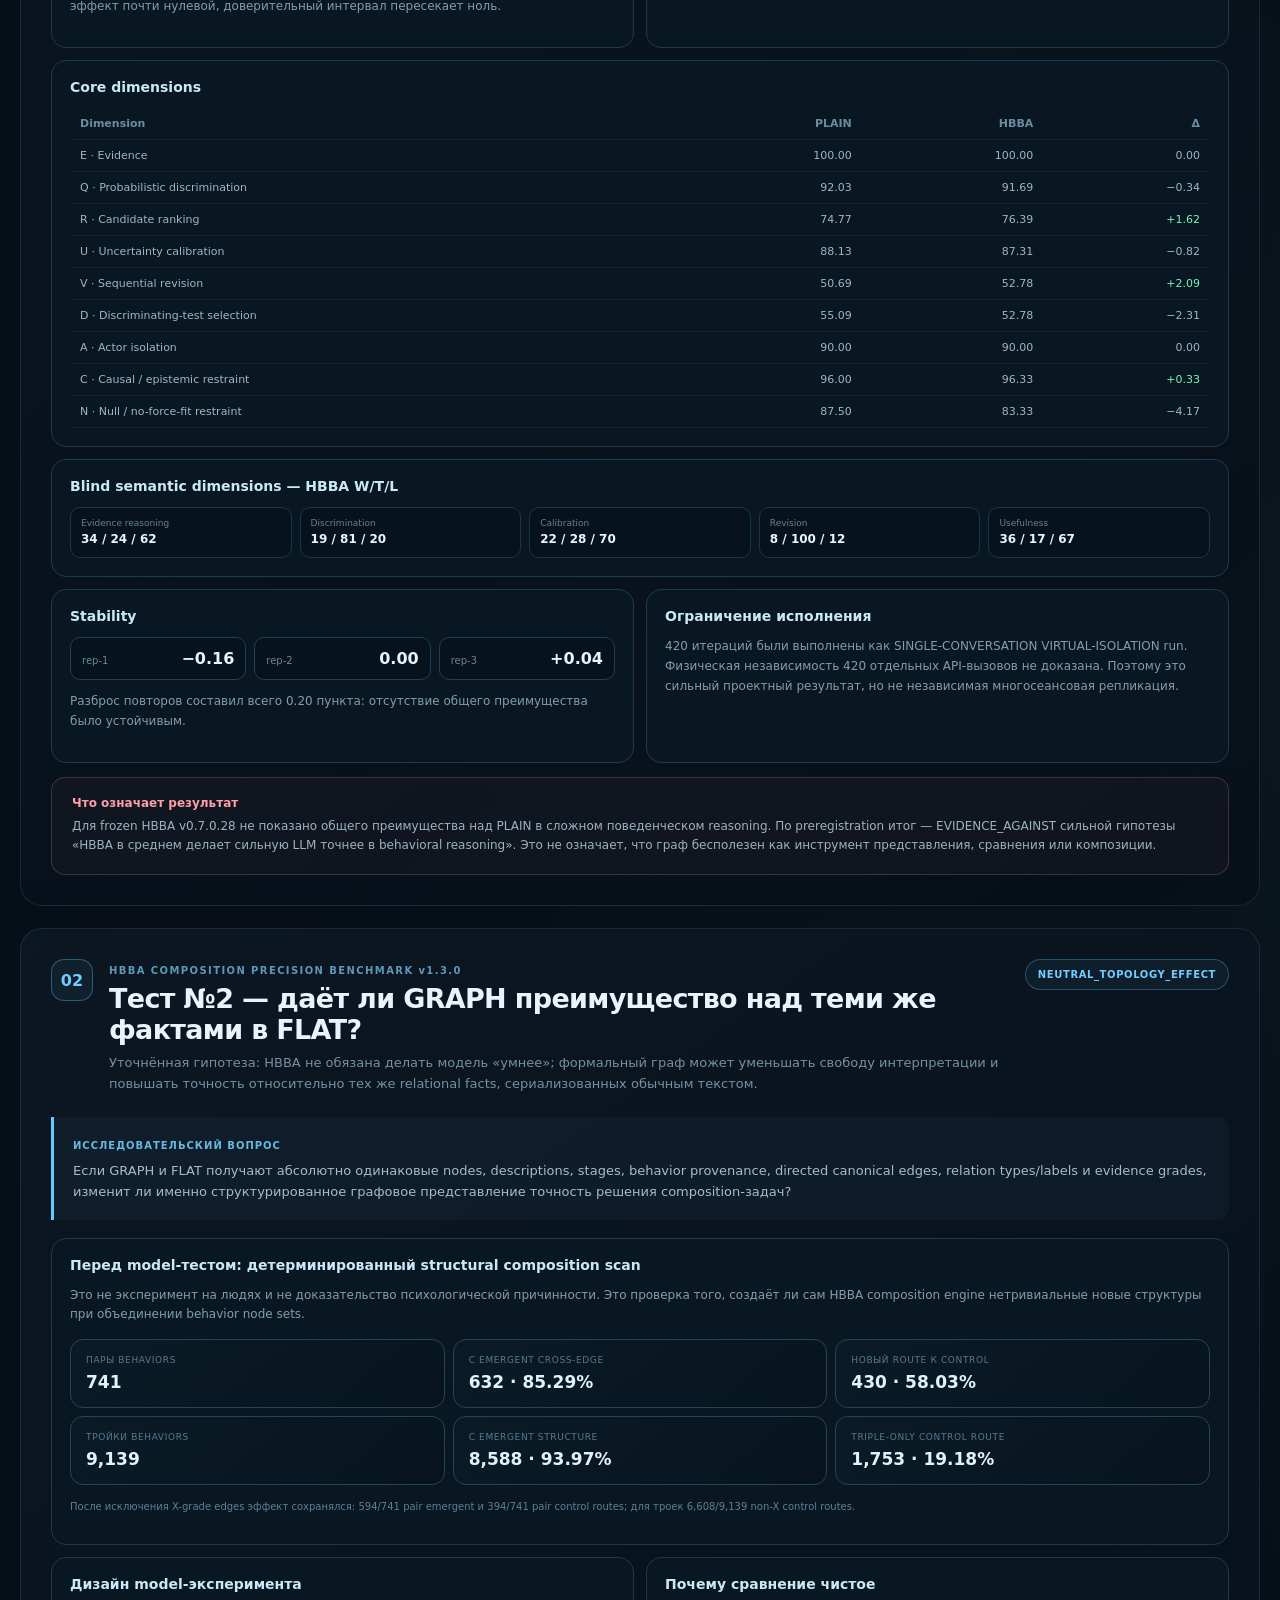
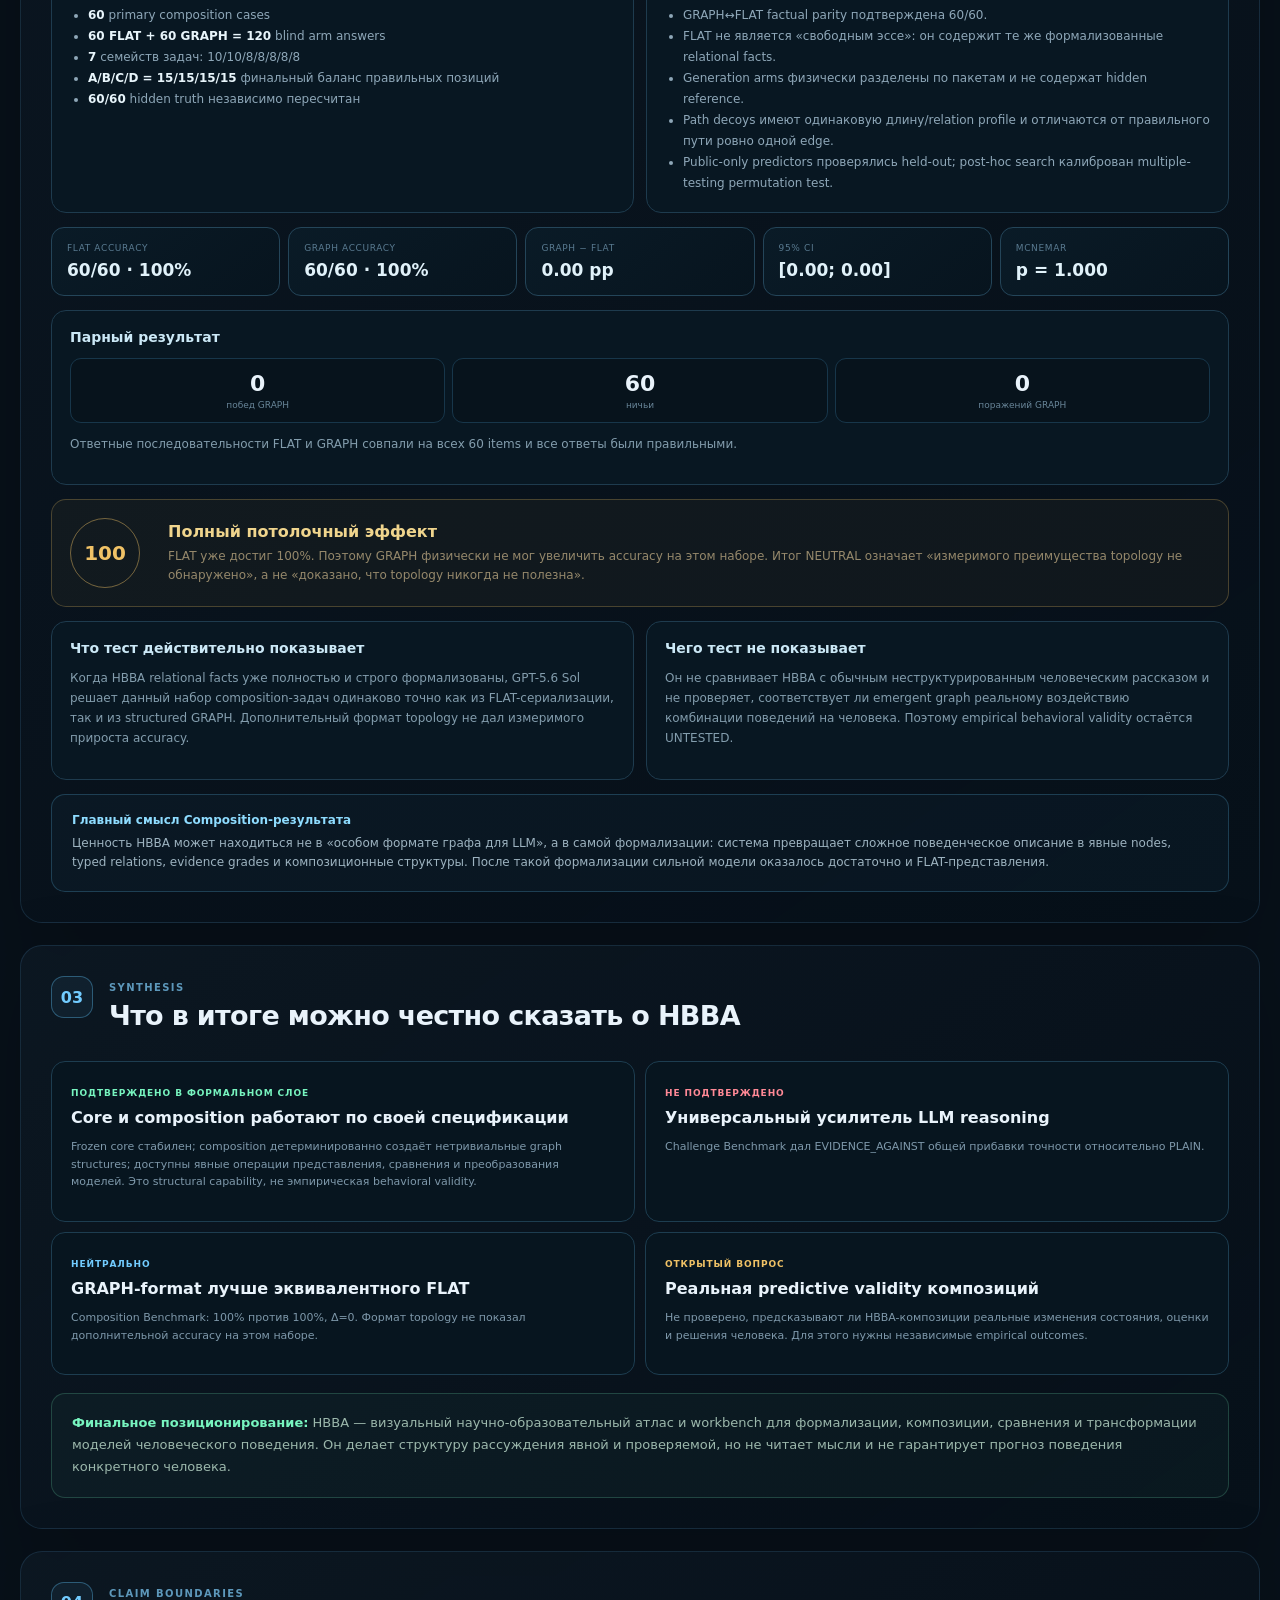
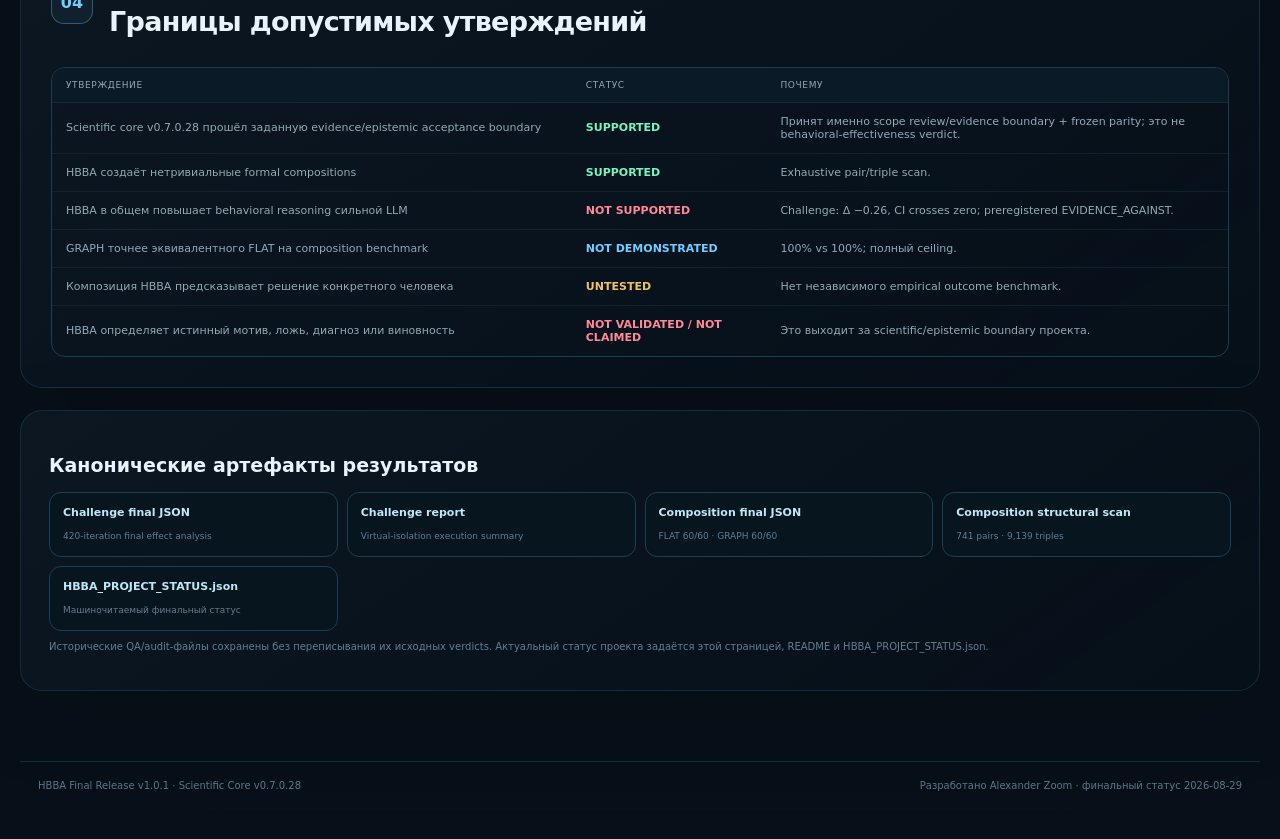
<file: research-results.html>
<!doctype html>
<html lang="ru">
<head>
  <meta charset="utf-8">
  <meta name="viewport" content="width=device-width,initial-scale=1">
  <meta name="theme-color" content="#071019">
  <meta name="description" content="HBBA Final Research Results — Challenge Benchmark and Composition Precision Benchmark">
  <title>HBBA — Итоговые исследования / Final Research Results</title>
  <link rel="stylesheet" href="styles.css">
  <link rel="stylesheet" href="research-results.css">
</head>
<body class="research-page">
<div class="aurora"></div>
<header class="topbar research-topbar">
  <a class="brand research-brand" href="index.html" aria-label="HBBA Atlas">
    <div class="brand-mark"><span></span><b>HBBA</b></div>
    <div class="brand-copy"><h1 data-t="pageTitle">Итоговые исследования HBBA</h1><p data-t="pageSub">Final Release v1.0.1 · Scientific Core v0.7.0.28</p></div>
  </a>
  <div class="top-actions">
    <div class="status-pill"><i></i><span data-t="finalPill">FINAL · CORE FROZEN</span></div>
    <div class="lang-switch" aria-label="Language"><button class="lang-btn active" data-lang="ru">RU</button><button class="lang-btn" data-lang="en">EN</button></div>
    <a class="top-about-btn" href="index.html">← <span data-t="backAtlas">К атласу</span></a>
  </div>
</header>
<main class="research-shell">
  <section class="hero-report">
    <div class="hero-grid">
      <div>
        <span class="eyebrow" data-t="kicker">ФИНАЛЬНЫЙ НАУЧНЫЙ СТАТУС · 29.08.2026</span>
        <h2 data-t="heroTitle">Что показали два больших теста HBBA</h2>
        <p class="lead" data-t="heroLead">HBBA прошёл два разных экспериментальных вопроса: помогает ли доступ к HBBA в общем поведенческом рассуждении и даёт ли именно графовая топология преимущество над теми же формализованными фактами в текстовом представлении.</p>
      </div>
      <div class="release-card">
        <div><span data-t="releaseLabel">Версия продукта</span><b>v1.0.1 FINAL</b></div>
        <div><span data-t="coreLabel">Научное ядро</span><b>v0.7.0.28 · FROZEN</b></div>
        <div><span data-t="evidenceLabel">Evidence / epistemic boundary</span><b>EVIDENCE-AUDIT-1 / INDEPENDENTLY ACCEPTED</b></div>
        <div><span data-t="scopeLabel">Статус области применения</span><b data-t="scopeValue">СПЕЦИАЛИЗИРОВАННЫЙ ИНСТРУМЕНТ</b></div>
      </div>
    </div>
    <p class="release-scope-note" data-t="evidenceScopeNote">Важно: INDEPENDENTLY ACCEPTED относится к scientific evidence / epistemic boundary ядра и не означает доказанную поведенческую эффективность HBBA.</p>
    <div class="status-matrix">
      <article class="status-card good"><span>01</span><b data-t="s1t">Evidence / epistemic boundary ядра</b><strong>INDEPENDENTLY ACCEPTED</strong><p data-t="s1d">81 узел, 101 canonical edge, 39 behaviors; принятие ограничено review/evidence boundary и не является effectiveness verdict.</p></article>
      <article class="status-card bad"><span>02</span><b data-t="s2t">Универсальное усиление reasoning</b><strong>EVIDENCE_AGAINST</strong><p data-t="s2d">Challenge не показал общего преимущества HBBA над PLAIN.</p></article>
      <article class="status-card neutral"><span>03</span><b data-t="s3t">GRAPH против эквивалентного FLAT</b><strong>NEUTRAL</strong><p data-t="s3d">Обе репрезентации решили 60/60; измеримого topology-эффекта нет.</p></article>
      <article class="status-card open"><span>04</span><b data-t="s4t">Реальное воздействие композиций на человека</b><strong>UNTESTED</strong><p data-t="s4d">Структуры формально возникают, но их эмпирическая predictive validity ещё не проверена.</p></article>
    </div>
  </section>

  <nav class="report-nav">
    <a href="#experiment-1"><span>01</span><b data-t="nav1">Challenge: общее reasoning</b></a>
    <a href="#experiment-2"><span>02</span><b data-t="nav2">Composition: GRAPH vs FLAT</b></a>
    <a href="#combined"><span>03</span><b data-t="nav3">Общий вывод</b></a>
    <a href="#boundaries"><span>04</span><b data-t="nav4">Границы утверждений</b></a>
  </nav>

  <section id="experiment-1" class="test-section">
    <div class="section-head"><span class="section-num">01</span><div><span class="eyebrow">HBBA CHALLENGE BENCHMARK v1.0.1</span><h2 data-t="t1title">Тест №1 — улучшает ли HBBA общее поведенческое рассуждение?</h2><p data-t="t1subtitle">Сильная гипотеза: одна и та же модель должна в среднем точнее рассуждать о сложных поведенческих ситуациях, если получает HBBA, чем в PLAIN-условии.</p></div><div class="verdict verdict-bad">EVIDENCE_AGAINST</div></div>
    <div class="question-box"><b data-t="question">Исследовательский вопрос</b><p data-t="t1q">Даёт ли HBBA устойчивое преимущество в evidence handling, вероятностном различении конкурирующих гипотез, ranking, uncertainty calibration, revision после новых данных, выборе discriminating test, actor isolation, causal restraint и no-force-fit restraint?</p></div>

    <div class="two-col">
      <article class="panel"><h3 data-t="design">Дизайн</h3><ul>
        <li><b>120</b> <span data-t="t1cases">held-out cases, 10 категорий × 12</span></li>
        <li><b>240</b> <span data-t="t1primary">primary generations: 120 PLAIN + 120 HBBA</span></li>
        <li><b>180</b> <span data-t="t1stability">stability generations: 30 cases × 2 arms × 3 repetitions</span></li>
        <li><b>420/420</b> <span data-t="t1total">всего generation iterations завершено</span></li>
        <li><b>120/120</b> <span data-t="t1semantic">blind semantic comparisons</span></li>
        <li><b>0</b> <span data-t="t1errors">pipeline integrity errors</span></li>
      </ul></article>
      <article class="panel"><h3 data-t="integrity">Что делало тест строгим</h3><ul>
        <li data-t="t1i1">Pairing: PLAIN и HBBA решали одни и те же 120 задач.</li>
        <li data-t="t1i2">Blind semantic review не знал, какой ответ был HBBA.</li>
        <li data-t="t1i3">Graph relevance исключён из Core, чтобы HBBA не штрафовался/не вознаграждался за сам факт ссылок на граф.</li>
        <li data-t="t1i4">Stability проверялась тремя повторениями.</li>
        <li data-t="t1i5">Финальный HBBA реально использовал граф: 302/302 ссылок валидны и релевантны.</li>
      </ul></article>
    </div>

    <div class="metric-row major">
      <div><span>PLAIN CORE</span><b>85.01</b></div><div><span>HBBA CORE</span><b>84.75</b></div><div><span>HBBA − PLAIN</span><b class="neg">−0.26</b></div><div><span>95% CI</span><b>[−1.13; +0.62]</b></div><div><span>COHEN'S dz</span><b>−0.053</b></div>
    </div>

    <div class="two-col">
      <article class="panel"><h3 data-t="paired">Парный результат</h3><div class="wtl"><div><b>59</b><span data-t="wins">побед HBBA</span></div><div><b>3</b><span data-t="ties">ничьи</span></div><div><b>58</b><span data-t="losses">поражений HBBA</span></div></div><p data-t="t1pairedNote">По детерминированному Core результат практически симметричен: средний эффект почти нулевой, доверительный интервал пересекает ноль.</p></article>
      <article class="panel"><h3 data-t="semantic">Blind semantic evaluation</h3><div class="wtl"><div><b>39</b><span data-t="wins">побед HBBA</span></div><div><b>8</b><span data-t="ties">ничьи</span></div><div><b>73</b><span data-t="losses">поражений HBBA</span></div></div><p><span data-t="pref">Preference rate HBBA:</span> <b>35.8%</b></p></article>
    </div>

    <article class="panel table-panel"><h3 data-t="dims">Core dimensions</h3><div class="table-scroll"><table><thead><tr><th>Dimension</th><th>PLAIN</th><th>HBBA</th><th>Δ</th></tr></thead><tbody>
      <tr><td>E · Evidence</td><td>100.00</td><td>100.00</td><td>0.00</td></tr>
      <tr><td>Q · Probabilistic discrimination</td><td>92.03</td><td>91.69</td><td>−0.34</td></tr>
      <tr><td>R · Candidate ranking</td><td>74.77</td><td>76.39</td><td class="pos">+1.62</td></tr>
      <tr><td>U · Uncertainty calibration</td><td>88.13</td><td>87.31</td><td>−0.82</td></tr>
      <tr><td>V · Sequential revision</td><td>50.69</td><td>52.78</td><td class="pos">+2.09</td></tr>
      <tr><td>D · Discriminating-test selection</td><td>55.09</td><td>52.78</td><td>−2.31</td></tr>
      <tr><td>A · Actor isolation</td><td>90.00</td><td>90.00</td><td>0.00</td></tr>
      <tr><td>C · Causal / epistemic restraint</td><td>96.00</td><td>96.33</td><td class="pos">+0.33</td></tr>
      <tr><td>N · Null / no-force-fit restraint</td><td>87.50</td><td>83.33</td><td>−4.17</td></tr>
    </tbody></table></div></article>

    <article class="panel"><h3 data-t="semanticDims">Blind semantic dimensions — HBBA W/T/L</h3><div class="semantic-grid">
      <div><span>Evidence reasoning</span><b>34 / 24 / 62</b></div><div><span>Discrimination</span><b>19 / 81 / 20</b></div><div><span>Calibration</span><b>22 / 28 / 70</b></div><div><span>Revision</span><b>8 / 100 / 12</b></div><div><span>Usefulness</span><b>36 / 17 / 67</b></div>
    </div></article>

    <div class="two-col">
      <article class="panel"><h3 data-t="stability">Stability</h3><div class="stability-bars"><div><span>rep-1</span><b>−0.16</b></div><div><span>rep-2</span><b>0.00</b></div><div><span>rep-3</span><b>+0.04</b></div></div><p data-t="t1stableNote">Разброс повторов составил всего 0.20 пункта: отсутствие общего преимущества было устойчивым.</p></article>
      <article class="panel"><h3 data-t="executionLimit">Ограничение исполнения</h3><p data-t="t1limit">420 итераций были выполнены как SINGLE-CONVERSATION VIRTUAL-ISOLATION run. Физическая независимость 420 отдельных API-вызовов не доказана. Поэтому это сильный проектный результат, но не независимая многосеансовая репликация.</p></article>
    </div>

    <div class="interpretation badline"><b data-t="t1meaningTitle">Что означает результат</b><p data-t="t1meaning">Для frozen HBBA v0.7.0.28 не показано общего преимущества над PLAIN в сложном поведенческом reasoning. По preregistration итог — EVIDENCE_AGAINST сильной гипотезы «HBBA в среднем делает сильную LLM точнее в behavioral reasoning». Это не означает, что граф бесполезен как инструмент представления, сравнения или композиции.</p></div>
  </section>

  <section id="experiment-2" class="test-section">
    <div class="section-head"><span class="section-num">02</span><div><span class="eyebrow">HBBA COMPOSITION PRECISION BENCHMARK v1.3.0</span><h2 data-t="t2title">Тест №2 — даёт ли GRAPH преимущество над теми же фактами в FLAT?</h2><p data-t="t2subtitle">Уточнённая гипотеза: HBBA не обязана делать модель «умнее»; формальный граф может уменьшать свободу интерпретации и повышать точность относительно тех же relational facts, сериализованных обычным текстом.</p></div><div class="verdict verdict-neutral">NEUTRAL_TOPOLOGY_EFFECT</div></div>

    <div class="question-box"><b data-t="question">Исследовательский вопрос</b><p data-t="t2q">Если GRAPH и FLAT получают абсолютно одинаковые nodes, descriptions, stages, behavior provenance, directed canonical edges, relation types/labels и evidence grades, изменит ли именно структурированное графовое представление точность решения composition-задач?</p></div>

    <article class="panel"><h3 data-t="structuralPrelude">Перед model-тестом: детерминированный structural composition scan</h3><p data-t="structuralExplain">Это не эксперимент на людях и не доказательство психологической причинности. Это проверка того, создаёт ли сам HBBA composition engine нетривиальные новые структуры при объединении behavior node sets.</p><div class="metric-row scan">
      <div><span data-t="pairs">Пары behaviors</span><b>741</b></div><div><span data-t="pairEmergent">С emergent cross-edge</span><b>632 · 85.29%</b></div><div><span data-t="pairControl">Новый route к control</span><b>430 · 58.03%</b></div><div><span data-t="triples">Тройки behaviors</span><b>9,139</b></div><div><span data-t="tripleEmergent">С emergent structure</span><b>8,588 · 93.97%</b></div><div><span data-t="tripleOnly">Triple-only control route</span><b>1,753 · 19.18%</b></div>
    </div><p class="small-note" data-t="nonx">После исключения X-grade edges эффект сохранялся: 594/741 pair emergent и 394/741 pair control routes; для троек 6,608/9,139 non-X control routes.</p></article>

    <div class="two-col">
      <article class="panel"><h3 data-t="t2design">Дизайн model-эксперимента</h3><ul>
        <li><b>60</b> <span data-t="t2cases">primary composition cases</span></li>
        <li><b>60 FLAT + 60 GRAPH = 120</b> <span data-t="t2answers">blind arm answers</span></li>
        <li><b>7</b> <span data-t="t2families">семейств задач: 10/10/8/8/8/8/8</span></li>
        <li><b>A/B/C/D = 15/15/15/15</b> <span data-t="t2balance">финальный баланс правильных позиций</span></li>
        <li><b>60/60</b> <span data-t="t2truth">hidden truth независимо пересчитан</span></li>
      </ul></article>
      <article class="panel"><h3 data-t="t2strict">Почему сравнение чистое</h3><ul>
        <li data-t="t2s1">GRAPH↔FLAT factual parity подтверждена 60/60.</li>
        <li data-t="t2s2">FLAT не является «свободным эссе»: он содержит те же формализованные relational facts.</li>
        <li data-t="t2s3">Generation arms физически разделены по пакетам и не содержат hidden reference.</li>
        <li data-t="t2s4">Path decoys имеют одинаковую длину/relation profile и отличаются от правильного пути ровно одной edge.</li>
        <li data-t="t2s5">Public-only predictors проверялись held-out; post-hoc search калиброван multiple-testing permutation test.</li>
      </ul></article>
    </div>

    <div class="metric-row composition">
      <div><span>FLAT ACCURACY</span><b>60/60 · 100%</b></div><div><span>GRAPH ACCURACY</span><b>60/60 · 100%</b></div><div><span>GRAPH − FLAT</span><b>0.00 pp</b></div><div><span>95% CI</span><b>[0.00; 0.00]</b></div><div><span>McNemar</span><b>p = 1.000</b></div>
    </div>
    <article class="panel"><h3 data-t="paired">Парный результат</h3><div class="wtl"><div><b>0</b><span data-t="graphWins">побед GRAPH</span></div><div><b>60</b><span data-t="ties">ничьи</span></div><div><b>0</b><span data-t="graphLosses">поражений GRAPH</span></div></div><p data-t="t2pairNote">Ответные последовательности FLAT и GRAPH совпали на всех 60 items и все ответы были правильными.</p></article>

    <div class="ceiling"><div class="ceiling-icon">100</div><div><b data-t="ceilingTitle">Полный потолочный эффект</b><p data-t="ceilingText">FLAT уже достиг 100%. Поэтому GRAPH физически не мог увеличить accuracy на этом наборе. Итог NEUTRAL означает «измеримого преимущества topology не обнаружено», а не «доказано, что topology никогда не полезна».</p></div></div>

    <div class="two-col">
      <article class="panel"><h3 data-t="whatTested">Что тест действительно показывает</h3><p data-t="t2yes">Когда HBBA relational facts уже полностью и строго формализованы, GPT-5.6 Sol решает данный набор composition-задач одинаково точно как из FLAT-сериализации, так и из structured GRAPH. Дополнительный формат topology не дал измеримого прироста accuracy.</p></article>
      <article class="panel"><h3 data-t="whatNotTested">Чего тест не показывает</h3><p data-t="t2no">Он не сравнивает HBBA с обычным неструктурированным человеческим рассказом и не проверяет, соответствует ли emergent graph реальному воздействию комбинации поведений на человека. Поэтому empirical behavioral validity остаётся UNTESTED.</p></article>
    </div>

    <div class="interpretation neutralline"><b data-t="t2meaningTitle">Главный смысл Composition-результата</b><p data-t="t2meaning">Ценность HBBA может находиться не в «особом формате графа для LLM», а в самой формализации: система превращает сложное поведенческое описание в явные nodes, typed relations, evidence grades и композиционные структуры. После такой формализации сильной модели оказалось достаточно и FLAT-представления.</p></div>
  </section>

  <section id="combined" class="test-section combined-section">
    <div class="section-head"><span class="section-num">03</span><div><span class="eyebrow">SYNTHESIS</span><h2 data-t="combinedTitle">Что в итоге можно честно сказать о HBBA</h2></div></div>
    <div class="conclusion-grid">
      <article class="conclusion yes"><b data-t="c1t">Подтверждено</b><h3 data-t="c1h">HBBA — рабочая формальная система</h3><p data-t="c1p">Frozen core стабилен; composition создаёт нетривиальные graph structures; инструмент пригоден для представления, сравнения, обучения и преобразования behavioral models.</p></article>
      <article class="conclusion no"><b data-t="c2t">Не подтверждено</b><h3 data-t="c2h">Универсальный усилитель LLM reasoning</h3><p data-t="c2p">Challenge Benchmark дал EVIDENCE_AGAINST общей прибавки точности относительно PLAIN.</p></article>
      <article class="conclusion neutral"><b data-t="c3t">Нейтрально</b><h3 data-t="c3h">GRAPH-format лучше эквивалентного FLAT</h3><p data-t="c3p">Composition Benchmark: 100% против 100%, Δ=0. Формат topology не показал дополнительной accuracy на этом наборе.</p></article>
      <article class="conclusion unknown"><b data-t="c4t">Открытый вопрос</b><h3 data-t="c4h">Реальная predictive validity композиций</h3><p data-t="c4p">Не проверено, предсказывают ли HBBA-композиции реальные изменения состояния, оценки и решения человека. Для этого нужны независимые empirical outcomes.</p></article>
    </div>
    <blockquote><b data-t="finalPosition">Финальное позиционирование:</b> <span data-t="finalPositionText">HBBA — визуальный научно-образовательный атлас и workbench для формализации, композиции, сравнения и трансформации моделей человеческого поведения. Он делает структуру рассуждения явной и проверяемой, но не читает мысли и не гарантирует прогноз поведения конкретного человека.</span></blockquote>
  </section>

  <section id="boundaries" class="test-section">
    <div class="section-head"><span class="section-num">04</span><div><span class="eyebrow">CLAIM BOUNDARIES</span><h2 data-t="boundTitle">Границы допустимых утверждений</h2></div></div>
    <div class="boundary-table">
      <div class="bhead"><span data-t="claim">Утверждение</span><span data-t="status">Статус</span><span data-t="why">Почему</span></div>
      <div><span data-t="b1a">Scientific core v0.7.0.28 прошёл принятую evidence/engineering boundary</span><b class="goodtxt">SUPPORTED</b><span data-t="b1c">Независимый scientific acceptance + frozen parity.</span></div>
      <div><span data-t="b2a">HBBA создаёт нетривиальные formal compositions</span><b class="goodtxt">SUPPORTED</b><span data-t="b2c">Exhaustive pair/triple scan.</span></div>
      <div><span data-t="b3a">HBBA в общем повышает behavioral reasoning сильной LLM</span><b class="badtxt">NOT SUPPORTED</b><span data-t="b3c">Challenge: Δ −0.26, CI crosses zero; preregistered EVIDENCE_AGAINST.</span></div>
      <div><span data-t="b4a">GRAPH точнее эквивалентного FLAT на composition benchmark</span><b class="neutraltxt">NOT DEMONSTRATED</b><span data-t="b4c">100% vs 100%; полный ceiling.</span></div>
      <div><span data-t="b5a">Композиция HBBA предсказывает решение конкретного человека</span><b class="opentxt">UNTESTED</b><span data-t="b5c">Нет независимого empirical outcome benchmark.</span></div>
      <div><span data-t="b6a">HBBA определяет истинный мотив, ложь, диагноз или виновность</span><b class="badtxt">NOT VALIDATED / NOT CLAIMED</b><span data-t="b6c">Это выходит за scientific/epistemic boundary проекта.</span></div>
    </div>
  </section>

  <section class="sources-section">
    <h2 data-t="artifacts">Канонические артефакты результатов</h2>
    <div class="artifact-links">
      <a href="research/05a_CHALLENGE_FINAL_RESULT.json"><b>Challenge final JSON</b><span>420-iteration final effect analysis</span></a>
      <a href="research/05b_CHALLENGE_REPORT.md"><b>Challenge report</b><span>Virtual-isolation execution summary</span></a>
      <a href="research/06_COMPOSITION_v1.3.0_EVALUATION_RESULT.json"><b>Composition final JSON</b><span>FLAT 60/60 · GRAPH 60/60</span></a>
      <a href="research/06c_COMPOSITION_STRUCTURAL_ANALYSIS.json"><b>Composition structural scan</b><span>741 pairs · 9,139 triples</span></a>
      <a href="HBBA_PROJECT_STATUS.json"><b>HBBA_PROJECT_STATUS.json</b><span data-t="machineStatus">Машиночитаемый финальный статус</span></a>
    </div>
    <p class="small-note" data-t="historicalNote">Исторические QA/audit-файлы сохранены без переписывания их исходных verdicts. Актуальный статус проекта задаётся этой страницей, README и HBBA_PROJECT_STATUS.json.</p>
  </section>
</main>
<footer class="research-footer"><span>HBBA Final Release v1.0.1 · Scientific Core v0.7.0.28</span><span data-t="footer">Разработано Alexander Zoom · финальный статус 2026-08-29</span></footer>
<script src="research-results.js"></script>
</body></html>
</file>
<file: styles.css>
:root{
  --bg:#071019;--panel:#0c1722;--text:#e9f3fb;--muted:#7890a3;--border:#193247;
  --accent:#63cbff;--accent2:#77f4bf;--warn:#f0c266;--low:#cc7ee4;
  --context:#92a0ad;--cognitive:#55b8ff;--social_cog:#a777f5;--affect:#ff7c8c;
  --motivation:#f5ca63;--regulatory:#d99cf2;--strategy:#d7a56c;--control:#60e1b1;--network:#6f92ff;--region:#69cbd1;
  --physiology:#df79c0;--motor:#ec9759;--outcome:#a9b4bf;--learning:#e5a356
}
*{box-sizing:border-box}html,body{margin:0;min-height:100%;background:var(--bg);color:var(--text);font-family:Inter,ui-sans-serif,system-ui,-apple-system,Segoe UI,Roboto,Arial,sans-serif}
body{overflow:hidden;background:radial-gradient(circle at 50% -20%,rgba(65,164,224,.13),transparent 38%),radial-gradient(circle at 90% 100%,rgba(85,255,185,.045),transparent 30%),var(--bg)}
button,input{font:inherit}button{cursor:pointer}a{color:var(--accent);text-decoration:none}a:hover{text-decoration:underline}
.aurora{position:fixed;inset:-30%;pointer-events:none;background:conic-gradient(from 210deg at 50% 50%,transparent 0 25%,rgba(58,161,219,.035),transparent 44% 70%,rgba(69,233,172,.025),transparent);animation:aurora 28s linear infinite}
@keyframes aurora{to{transform:rotate(360deg)}}
.topbar{height:76px;display:flex;align-items:center;justify-content:space-between;padding:13px 18px;border-bottom:1px solid rgba(72,125,160,.26);background:rgba(6,15,23,.86);backdrop-filter:blur(18px);position:relative;z-index:4}
.brand{display:flex;gap:12px;align-items:center;min-width:0}.brand-mark{width:52px;height:52px;position:relative;border:1px solid rgba(99,203,255,.45);border-radius:16px;display:grid;place-items:center;background:linear-gradient(145deg,rgba(99,203,255,.11),rgba(119,244,191,.035))}
.brand-mark:before,.brand-mark:after,.brand-mark span:before{content:"";position:absolute;border-radius:50%;background:var(--accent);box-shadow:0 0 12px rgba(99,203,255,.7)}
.brand-mark:before{width:5px;height:5px;left:8px;top:12px}.brand-mark:after{width:4px;height:4px;right:8px;bottom:11px}.brand-mark span:before{width:3px;height:3px;right:9px;top:10px}
.brand-mark b{font-size:13px;letter-spacing:.08em;color:#c8f1ff}.brand-copy h1{font-size:17px;margin:0 0 3px;font-weight:620;letter-spacing:-.015em}.brand-copy p{font-size:11px;color:var(--muted);margin:0}
.top-actions{display:flex;gap:10px;align-items:center}.status-pill{display:flex;gap:7px;align-items:center;padding:6px 9px;border:1px solid rgba(119,244,191,.18);border-radius:999px;color:#87cbb1;font-size:9px;letter-spacing:.08em;background:rgba(119,244,191,.035)}
.status-pill i{width:6px;height:6px;border-radius:50%;background:var(--accent2);box-shadow:0 0 8px var(--accent2)}.lang-switch{display:flex;border:1px solid var(--border);border-radius:10px;overflow:hidden;background:#09141e}
.lang-btn,.icon-btn,.tool-btn,.preset,.text-btn,.category-btn{border:0;background:transparent;color:var(--text)}.lang-btn{padding:7px 9px;color:var(--muted);font-size:11px}.lang-btn.active{background:rgba(99,203,255,.16);color:#ccefff}
.icon-btn{width:34px;height:34px;border:1px solid var(--border);border-radius:10px;display:grid;place-items:center;color:var(--muted)}.icon-btn:hover{border-color:var(--accent);color:var(--text)}
.layout{display:grid;grid-template-columns:292px minmax(450px,1fr) 310px;height:calc(100vh - 76px);position:relative;z-index:2}.sidebar{background:rgba(10,22,32,.82);backdrop-filter:blur(16px);overflow:auto}
.left-panel{border-right:1px solid rgba(55,101,132,.28)}.right-panel{border-left:1px solid rgba(55,101,132,.28);padding:17px;display:flex;flex-direction:column}
.side-head,.inspector-head{padding:18px 16px 12px}.side-head h2,.inspector-head h2{font-size:17px;margin:4px 0 5px;font-weight:610}.side-head p{font-size:11px;line-height:1.45;color:var(--muted);margin:0}
.eyebrow{font-size:9px;letter-spacing:.14em;color:#5d98bb;font-weight:750}.panel-section{padding:12px 14px;border-top:1px solid rgba(50,90,117,.18)}.panel-section.compact{padding-top:10px;padding-bottom:10px}
.searchbox{display:flex;gap:8px;align-items:center;border:1px solid var(--border);border-radius:12px;background:#08121b;padding:9px 11px;color:#5d7990}.searchbox:focus-within{border-color:rgba(99,203,255,.65);box-shadow:0 0 0 3px rgba(99,203,255,.05)}
.searchbox input{width:100%;border:0;outline:0;background:transparent;color:var(--text);font-size:12px}.searchbox input::placeholder{color:#52697d}
.section-row{display:flex;justify-content:space-between;gap:8px;align-items:center}.label{font-size:9px;text-transform:uppercase;letter-spacing:.11em;color:#6f879a;font-weight:720}.text-btn{color:var(--accent);font-size:10px;padding:3px}.counter{font-size:9px;color:var(--muted)}
.chips{display:flex;gap:6px;flex-wrap:wrap;margin-top:8px}.chips.empty:after{content:"—";color:#476074}.chip{display:flex;gap:6px;align-items:center;border:1px solid rgba(99,203,255,.22);background:rgba(99,203,255,.055);border-radius:999px;padding:5px 8px;font-size:10px;color:#c8eafa}.chip button{border:0;background:none;color:#64849b;padding:0}
.category-filters{display:flex;gap:5px;flex-wrap:wrap;margin-bottom:11px}.category-btn{border:1px solid rgba(69,105,129,.3);color:#658096;border-radius:999px;padding:5px 8px;font-size:9px}.category-btn.active{border-color:rgba(99,203,255,.52);color:#c8eafa;background:rgba(99,203,255,.065)}
.list-title{margin-bottom:7px}.behavior-list{display:flex;flex-direction:column;gap:4px}.behavior-item{display:grid;grid-template-columns:28px 1fr auto;align-items:center;gap:8px;border:1px solid transparent;background:transparent;color:var(--text);padding:7px 8px;border-radius:10px;text-align:left;transition:.16s}
.behavior-item:hover{background:rgba(40,73,95,.18);transform:translateX(2px)}.behavior-item.selected{border-color:rgba(99,203,255,.42);background:linear-gradient(90deg,rgba(99,203,255,.095),rgba(119,244,191,.025))}
.behavior-icon{width:27px;height:27px;border-radius:8px;background:#0c1a26;border:1px solid #17354a;display:grid;place-items:center;font-size:11px;color:var(--accent)}.behavior-name{font-size:11px}.behavior-domain{font-size:8px;color:#597287;margin-top:1px}.selection-mark{font-size:10px;color:var(--accent2);opacity:0}.behavior-item.selected .selection-mark{opacity:1}
.workspace{min-width:0;display:flex;flex-direction:column;position:relative;background:radial-gradient(circle at 50% 45%,rgba(39,100,139,.055),transparent 48%)}.workspace-head{min-height:58px;padding:10px 13px;border-bottom:1px solid rgba(48,86,112,.22);display:flex;justify-content:space-between;gap:10px;align-items:center;background:rgba(8,17,26,.46)}
.active-title{font-size:13px;margin-top:3px;color:#bfd4e1}.toolbar{display:flex;gap:6px;flex-wrap:wrap}.tool-btn{border:1px solid var(--border);border-radius:9px;padding:6px 8px;font-size:9px;color:#7f98aa;background:rgba(9,20,30,.6)}.tool-btn:hover,.tool-btn.active{border-color:rgba(99,203,255,.52);color:#d2f2ff;background:rgba(99,203,255,.07)}
.legend{display:flex;gap:9px;flex-wrap:wrap;padding:6px 12px;border-bottom:1px solid rgba(48,86,112,.18);background:rgba(7,15,23,.45)}.legend-item{font-size:8px;color:#61788a;display:flex;gap:5px;align-items:center}.legend-swatch{width:7px;height:7px;border-radius:50%;background:var(--c)}
.graph-wrap{position:relative;flex:1;min-height:300px;overflow:hidden}#ambientCanvas{position:absolute;inset:0;width:100%;height:100%;opacity:.42;pointer-events:none}#graph{position:absolute;inset:0;width:100%;height:100%;display:block;touch-action:none;user-select:none}
.stage-label{fill:#35536a;font-size:8px;letter-spacing:.11em}.stage-line{stroke:#173246;stroke-width:1;stroke-dasharray:2 8;opacity:.45}.edge{stroke:#4c6f87;stroke-opacity:.38;fill:none;vector-effect:non-scaling-stroke;marker-end:url(#arrow)}.edge.high{stroke-width:1.4;stroke-opacity:.62}.edge.moderate{stroke-width:1.05;stroke-dasharray:4 4}.edge.exploratory{stroke-width:.9;stroke-dasharray:2 5;stroke-opacity:.35}.edge.shared-edge{stroke:url(#edgeGrad);stroke-width:2.05;stroke-opacity:.85}
.node{cursor:pointer}.node .halo{opacity:0}.node.shared .halo{opacity:.58;filter:url(#nodeGlow)}.node .main-circle{stroke:#071019;stroke-width:2.2;vector-effect:non-scaling-stroke}.node.shared .main-circle{stroke:#b7ffdf;stroke-width:2.5}.node text{fill:#dbeaf4;font-size:9px;paint-order:stroke;stroke:#071019;stroke-width:3px;stroke-linejoin:round;pointer-events:none}.node:hover .main-circle{filter:url(#nodeGlow)}
.empty-state{position:absolute;inset:0;display:flex;flex-direction:column;align-items:center;justify-content:center;text-align:center;padding:36px;background:radial-gradient(circle at center,rgba(34,105,148,.08),transparent 50%)}.empty-state.hidden{display:none}
.brain-orbit{width:126px;height:126px;position:relative;border:1px solid rgba(99,203,255,.14);border-radius:50%;display:grid;place-items:center;margin-bottom:22px}.brain-orbit:before,.brain-orbit:after{content:"";position:absolute;border:1px solid rgba(99,203,255,.09);border-radius:50%;inset:15px;animation:pulse 3.5s ease-in-out infinite}.brain-orbit:after{inset:32px;animation-delay:-1.2s}.brain-core{width:46px;height:46px;border-radius:50%;display:grid;place-items:center;border:1px solid rgba(99,203,255,.42);color:#b8edff;background:radial-gradient(circle,rgba(99,203,255,.15),rgba(99,203,255,.025));box-shadow:0 0 34px rgba(99,203,255,.12);font-size:20px}
.orb{position:absolute;width:6px;height:6px;border-radius:50%;background:var(--accent);box-shadow:0 0 12px rgba(99,203,255,.8)}.o1{left:5px;top:59px}.o2{right:12px;top:28px}.o3{right:26px;bottom:12px;background:var(--accent2)}.o4{left:25px;top:19px;width:4px;height:4px}@keyframes pulse{50%{transform:scale(1.08);opacity:.45}}
.hero-kicker{font-size:8px;letter-spacing:.17em;color:#4f93b8;margin-bottom:8px}.empty-state h2{font-size:22px;max-width:640px;margin:0 0 9px;font-weight:610;letter-spacing:-.03em}.empty-state p{max-width:650px;color:#6e899d;font-size:11px;line-height:1.6;margin:0}
.preset-row{display:flex;gap:8px;flex-wrap:wrap;margin-top:20px;justify-content:center}.preset{display:flex;align-items:center;gap:8px;border:1px solid #1c3a4e;border-radius:12px;padding:9px 11px;background:rgba(9,23,34,.78);color:#9ab1c1;transition:.18s}.preset span{color:var(--accent);letter-spacing:.08em}.preset b{font-size:10px;font-weight:560}.preset:hover{transform:translateY(-2px);border-color:rgba(99,203,255,.55);color:#d9edf7;box-shadow:0 8px 30px rgba(0,0,0,.18)}.preset.primary{background:linear-gradient(135deg,rgba(99,203,255,.10),rgba(119,244,191,.035));border-color:rgba(99,203,255,.35)}
.zoom-hint{position:absolute;right:11px;bottom:8px;font-size:8px;color:#3e5a6e}.hover-tip{position:absolute;pointer-events:none;background:rgba(5,15,23,.95);border:1px solid #28506a;border-radius:10px;padding:8px 9px;font-size:9px;color:#cce3ef;max-width:200px;box-shadow:0 10px 35px rgba(0,0,0,.3);z-index:3}.hidden{display:none!important}
.bottom-bar{min-height:38px;border-top:1px solid rgba(48,86,112,.22);display:flex;justify-content:space-between;align-items:center;gap:8px;padding:7px 12px;background:rgba(7,15,23,.65)}.metrics{display:flex;gap:10px;flex-wrap:wrap}.metric{font-size:9px;color:#587185}.metric b{color:#b9d0dd;font-weight:600}.evidence-mini{display:flex;gap:8px;font-size:8px;color:#587185}.evidence-mini>span{display:flex;gap:4px;align-items:center}.dot{width:6px;height:6px;border-radius:50%;display:inline-block}.dot.high{background:var(--accent2)}.dot.moderate{background:var(--warn)}.dot.exploratory{background:var(--low)}
.inspector-head{padding-left:0;padding-right:0}.detail-empty{padding:28px 6px;color:#657e91;text-align:center}.detail-symbol{font-size:42px;color:#3a718f;margin-bottom:9px}.detail-empty p{font-size:11px;line-height:1.55;margin:0}.hidden{display:none!important}
.detail-card{border-top:1px solid rgba(51,94,123,.2);padding-top:14px}.detail-card h3{font-size:18px;margin:0 0 6px;font-weight:610}.type-badge{display:inline-flex;align-items:center;gap:6px;border:1px solid #29465b;border-radius:999px;padding:4px 7px;font-size:8px;color:#7d98aa;margin-bottom:12px}.type-badge i{width:6px;height:6px;border-radius:50%}.detail-card p{font-size:11px;line-height:1.6;color:#7890a3;margin:0}.detail-section{margin-top:17px}.detail-section .label{display:block;margin-bottom:7px}.used-list{display:flex;gap:5px;flex-wrap:wrap}.mini-chip{border:1px solid #203d50;border-radius:999px;padding:4px 6px;font-size:8px;color:#8299a9;background:#0a1721}.shared-callout{margin-top:13px;border:1px solid rgba(119,244,191,.18);border-radius:11px;padding:9px 10px;background:rgba(119,244,191,.035);font-size:9px;color:#8fcab3;line-height:1.45}
.science-box{margin-top:auto;border-top:1px solid rgba(51,94,123,.2);padding-top:15px}.science-title{display:flex;gap:8px;align-items:center;color:#a7c4d4;font-size:10px}.science-title span{color:var(--accent)}.science-box p{font-size:9px;line-height:1.55;color:#607a8d}.source-mini{display:flex;flex-direction:column;gap:5px}.source-mini a{font-size:9px}.author{border-top:1px solid rgba(51,94,123,.2);padding:13px 0 0;margin-top:14px;color:#597286;font-size:9px;text-align:center}
dialog{width:min(650px,calc(100vw - 30px));background:#0b1721;color:var(--text);border:1px solid #24475e;border-radius:16px;padding:18px;box-shadow:0 25px 100px rgba(0,0,0,.5)}dialog::backdrop{background:rgba(0,0,0,.75);backdrop-filter:blur(4px)}.dialog-head{display:flex;align-items:center;justify-content:space-between}.dialog-head h2{margin:3px 0 0;font-size:20px}#aboutContent{color:#7890a3;font-size:11px;line-height:1.65;margin-top:14px}#aboutContent strong{color:#c9dce7}
@media(max-width:1080px){.layout{grid-template-columns:260px 1fr}.right-panel{display:none}}
@media(max-width:760px){body{overflow:auto}.topbar{height:auto;align-items:flex-start;gap:8px;flex-direction:column}.top-actions{width:100%;justify-content:space-between}.status-pill{display:none}.layout{height:auto;grid-template-columns:1fr}.left-panel{max-height:420px;border-right:0;border-bottom:1px solid var(--border)}.workspace{height:720px}.brand-copy h1{font-size:14px}.brand-copy p{font-size:9px}.empty-state h2{font-size:18px}}


/* ===== HBBA v0.6.0: three-depth interface ===== */
.workspace-controls{display:flex;gap:10px;align-items:center;justify-content:flex-end;flex-wrap:wrap}
.view-modes{display:flex;align-items:center;border:1px solid var(--border);border-radius:11px;overflow:hidden;background:rgba(7,17,26,.8)}
.mode-btn{display:flex;align-items:center;gap:5px;border:0;border-right:1px solid rgba(49,90,117,.32);background:transparent;color:#668196;padding:7px 9px;font-size:9px;transition:.17s}
.mode-btn:last-child{border-right:0}.mode-btn:hover{color:#c8e6f5;background:rgba(99,203,255,.045)}
.mode-btn.active{color:#e2f6ff;background:linear-gradient(135deg,rgba(99,203,255,.15),rgba(119,244,191,.055));box-shadow:inset 0 -2px 0 rgba(99,203,255,.52)}
.mode-btn>span:first-child{color:var(--accent)}
.mode-banner{min-height:42px;display:flex;gap:9px;align-items:center;padding:7px 13px;border-bottom:1px solid rgba(48,86,112,.18);background:linear-gradient(90deg,rgba(99,203,255,.055),rgba(7,15,23,.30));color:#7790a2}
.mode-banner>span{width:25px;height:25px;border:1px solid rgba(99,203,255,.28);border-radius:8px;display:grid;place-items:center;color:var(--accent);background:rgba(99,203,255,.055)}
.mode-banner div{display:flex;align-items:baseline;gap:8px;min-width:0;flex-wrap:wrap}
.mode-banner b{font-size:10px;color:#b9d6e5;font-weight:620}.mode-banner div span{font-size:9px;color:#617d91}
.mode-banner.professional{background:linear-gradient(90deg,rgba(111,146,255,.075),rgba(7,15,23,.30))}
.mode-banner.combined{background:linear-gradient(90deg,rgba(99,203,255,.06),rgba(119,244,191,.035),rgba(7,15,23,.30))}
.node.pro-layer .main-circle{stroke:#344e78;stroke-dasharray:2 2}.node.pro-layer text{fill:#92a9c2}
.node.lay-layer .main-circle{stroke-width:2.6}.node.combined-primary .main-circle{filter:drop-shadow(0 0 3px rgba(99,203,255,.14))}
.edge.bridge-edge{stroke:#5d8da5;stroke-dasharray:3 5;stroke-opacity:.46}
.card-section{margin-top:13px;padding-top:11px;border-top:1px solid rgba(49,89,116,.18)}
.card-section h4{margin:0 0 5px;font-size:9px;letter-spacing:.08em;text-transform:uppercase;color:#6c8ca0;font-weight:700}
.card-section p{font-size:10px!important;line-height:1.55!important;color:#91a9b8!important}
.card-section.caveat{padding:9px;border:1px solid rgba(240,194,102,.18);border-radius:10px;background:rgba(240,194,102,.035)}
.card-section.caveat h4{color:#c6a15f}.card-section.caveat p{color:#9a8766!important}
.science-name{display:block;color:#587386;font-size:8px;margin-top:-2px;margin-bottom:9px}
.brain-links{margin-top:14px;padding:10px;border:1px solid rgba(99,203,255,.15);border-radius:11px;background:linear-gradient(135deg,rgba(99,203,255,.045),rgba(111,146,255,.025))}
.brain-links-title{display:flex;align-items:center;gap:7px;margin-bottom:8px;font-size:9px;color:#9bc4d9;font-weight:650}.brain-links-title span{color:var(--accent)}
.brain-intro{font-size:9px!important;line-height:1.5!important;color:#7894a6!important;margin:0 0 9px!important}
.brain-link-group{margin-top:8px}.brain-link-label{display:block;font-size:8px;letter-spacing:.09em;text-transform:uppercase;color:#536f84;margin-bottom:5px}
.brain-link-list{display:flex;gap:5px;flex-wrap:wrap}.brain-link{display:inline-flex;align-items:center;gap:4px;border:1px solid #203d50;border-radius:999px;padding:4px 6px;font-size:8px;color:#8fa8b8;background:#091722}
.brain-link i{width:5px;height:5px;border-radius:50%}
.source-card-links{display:flex;flex-direction:column;gap:5px;margin-top:7px}.source-card-links a{font-size:8px;color:#6faed0}
.pro-note{margin-top:9px;padding:8px 9px;border-left:2px solid rgba(111,146,255,.5);background:rgba(111,146,255,.035);font-size:9px;line-height:1.5;color:#728aa3}
.confidence-row{display:flex;align-items:flex-start;justify-content:space-between;gap:8px;margin-top:9px;font-size:9px;color:#7890a3}.confidence-row b{font-size:13px;color:#bfe6d7;max-width:62%;text-align:right;line-height:1.25;overflow-wrap:anywhere}
.confidence-track{height:6px;border-radius:999px;background:#102433;overflow:hidden;margin:6px 0 7px}.confidence-track span{display:block;height:100%;width:65%;background:linear-gradient(90deg,var(--warn),var(--accent2));border-radius:999px}
.model-warning{margin-top:10px;padding:9px;border:1px solid rgba(240,194,102,.24);border-radius:10px;background:rgba(240,194,102,.045);display:flex;flex-direction:column;gap:5px}
.model-warning b{font-size:8px;letter-spacing:.12em;color:#d5ad63}.model-warning span{font-size:8px;line-height:1.5;color:#806f57}
.science-boundary-note{margin-top:9px;padding:8px 9px;border-left:2px solid rgba(104,207,255,.45);background:rgba(104,207,255,.035);display:flex;flex-direction:column;gap:4px}.science-boundary-note b{font-size:8px;letter-spacing:.08em;text-transform:uppercase;color:#77b9d8}.science-boundary-note span{font-size:8.5px;line-height:1.5;color:#6f899b}
.sources-title{margin-top:12px;margin-bottom:6px;font-size:8px;letter-spacing:.11em;text-transform:uppercase;color:#58758b;font-weight:700}
.source-mini a{display:block}.source-mini small{display:block;color:#526c7e;font-size:7.5px;line-height:1.35;margin-top:1px}
.source-coverage{margin-top:8px;font-size:7.5px;line-height:1.45;color:#4f6778}
@media(max-width:900px){.workspace-head{align-items:flex-start;flex-direction:column}.workspace-controls{width:100%;justify-content:space-between}}


/* ===== HBBA v0.6.0 readability & node-click fix ===== */

/* Main layout: enough room for readable inspector, while keeping map dominant */
.layout{grid-template-columns:310px minmax(520px,1fr) 360px}

/* General UI readability */
.brand-copy h1{font-size:19px}
.brand-copy p{font-size:12px}
.side-head h2,.inspector-head h2{font-size:18px}
.side-head p{font-size:12px;line-height:1.55}
.eyebrow{font-size:10px}
.searchbox input{font-size:13px}
.label{font-size:10px}
.text-btn{font-size:11px}
.counter{font-size:10px}
.chip{font-size:11px;padding:6px 9px}
.category-btn{font-size:10px;padding:6px 9px}
.behavior-item{padding:9px 9px}
.behavior-icon{width:30px;height:30px;font-size:12px}
.behavior-name{font-size:13px;line-height:1.25}
.behavior-domain{font-size:10px;margin-top:2px}
.active-title{font-size:14px}
.mode-btn,.tool-btn{font-size:10px}
.mode-banner b{font-size:11px}
.mode-banner div span{font-size:10px}
.legend-item{font-size:9.5px}
.metric{font-size:10px}
.evidence-mini{font-size:9px}

/* Graph text: larger, but still compact thanks to 2-line wrapping */
.stage-label{font-size:9.5px;letter-spacing:.08em}
.node text{
  font-size:11.5px;
  font-weight:560;
  stroke-width:3.8px;
}
.node-hit{
  fill:transparent;
  stroke:none;
  pointer-events:all;
  cursor:pointer;
}
.node:hover .main-circle{
  filter:url(#nodeGlow);
  stroke:#d9f6ff;
}
.node:hover text{fill:#ffffff}
.hover-tip{font-size:11px;max-width:245px;padding:9px 11px}

/* Inspector is meant to be read, not deciphered */
.detail-empty p{font-size:12px;line-height:1.65}
.detail-card h3{font-size:20px;line-height:1.25}
.science-name{font-size:10px;line-height:1.4}
.type-badge{font-size:10px;padding:5px 8px}
.detail-card p{font-size:13px;line-height:1.65}
.card-section{margin-top:15px;padding-top:13px}
.card-section h4{font-size:10.5px;margin-bottom:7px}
.card-section p{font-size:12.5px!important;line-height:1.65!important}
.brain-links-title{font-size:11px}
.brain-intro{font-size:11px!important}
.brain-link-label{font-size:9.5px}
.brain-link{font-size:10px;padding:5px 7px}
.pro-note{font-size:10.5px;line-height:1.55}
.mini-chip{font-size:9.5px;padding:5px 7px}
.shared-callout{font-size:10.5px;line-height:1.55}
.science-title{font-size:11px}
.science-box p{font-size:10.5px;line-height:1.6}
.confidence-row{font-size:10px}
.model-warning span{font-size:9.5px;line-height:1.55}
.source-mini a{font-size:10px;line-height:1.45}
.source-mini small{font-size:8.5px;line-height:1.4}
.source-coverage{font-size:8.5px;line-height:1.5}
.author{font-size:10px}

/* Panels should scroll independently; graph stays large */
.left-panel,.right-panel{scrollbar-width:thin;scrollbar-color:#34546a transparent}
.right-panel{padding:18px 20px}
.zoom-hint{font-size:9px}

/* Slightly more vertical spacing in layman map */
@media(min-height:760px){
  .graph-wrap{min-height:420px}
}

@media(max-width:1220px){
  .layout{grid-template-columns:285px minmax(460px,1fr) 330px}
  .node text{font-size:10.5px}
}
@media(max-width:1080px){
  .layout{grid-template-columns:280px 1fr}
}


/* ===== HBBA v0.6.0 — Combined mode as semantic overlay ===== */
.combo-base-node .main-circle{
  stroke-width:2.4;
}
.combo-base-node.pro-layer .main-circle{
  opacity:.95;
}
.combo-base-node.lay-layer .main-circle{
  opacity:.88;
}
.combo-shell{
  pointer-events:none;
}
.combo-shell rect{
  fill:rgba(8,22,32,.92);
  stroke:rgba(99,203,255,.38);
  stroke-width:1;
  vector-effect:non-scaling-stroke;
}
.combo-shell-line{
  stroke:rgba(99,203,255,.32);
  stroke-width:1;
  stroke-dasharray:2 3;
  vector-effect:non-scaling-stroke;
}
.combo-shell-text{
  fill:#ccecf8;
  font-size:10px;
  font-weight:620;
  paint-order:stroke;
  stroke:#071019;
  stroke-width:3px;
  stroke-linejoin:round;
}
.mode-banner.combined{
  border-top:1px solid rgba(119,244,191,.08);
  background:linear-gradient(90deg,rgba(111,146,255,.08),rgba(99,203,255,.055),rgba(7,15,23,.30));
}
.mode-banner.combined>span{
  border-color:rgba(119,244,191,.35);
  color:var(--accent2);
  background:rgba(119,244,191,.05);
}

/* In combined mode the scientific name below the node stays subdued,
   while the human-readable shell above is the explanatory layer. */
.mode-combined .node text{
  fill:#8fa8ba;
  font-size:10px;
}


/* ===== HBBA v0.6.0 — true dual-layer combined nodes ===== */

/*
   Combined mode now uses one composite object:
   outer semantic shell + inner real scientific node.
   The shell is behind the node and does not receive pointer events.
*/
.combo-shell{
  pointer-events:none;
}

.combo-shell-box{
  fill:rgba(8,22,32,.76);
  stroke:rgba(99,203,255,.31);
  stroke-width:1.1;
  vector-effect:non-scaling-stroke;
}

.combo-shell-shared .combo-shell-box{
  stroke:rgba(119,244,191,.66);
  stroke-width:1.5;
  fill:rgba(10,28,33,.78);
}

.combo-shell-divider{
  stroke:rgba(91,133,157,.22);
  stroke-width:1;
  vector-effect:non-scaling-stroke;
}

.combo-shell-plain{
  fill:#d8f2fc;
  font-size:9.8px;
  font-weight:650;
  paint-order:stroke;
  stroke:#071019;
  stroke-width:2.8px;
  stroke-linejoin:round;
}

.combo-shell-science{
  fill:#6f91a8;
  font-size:8.2px;
  font-weight:520;
  paint-order:stroke;
  stroke:#071019;
  stroke-width:2.5px;
  stroke-linejoin:round;
}

.mode-combined .node text{
  display:none;
}

.mode-combined .node .main-circle{
  stroke-width:2.8;
  filter:drop-shadow(0 0 4px rgba(99,203,255,.18));
}

.mode-combined .node.shared .main-circle{
  stroke:#baffde;
  filter:drop-shadow(0 0 7px rgba(119,244,191,.28));
}

/* Since the semantic shell now encloses each real node, old "floating card" visuals are disabled. */
.mode-combined .combo-shell-line{
  display:none;
}

/* Edges stay visually behind the semantic shells and terminate at the real scientific node. */
.mode-combined .edge{
  stroke-opacity:.46;
}
.mode-combined .edge.high{
  stroke-opacity:.72;
}
.mode-combined .edge.shared-edge{
  stroke-opacity:.92;
  stroke-width:2.25;
}

/* Give combined mode a little more visual breathing room. */
.mode-combined .stage-label{
  fill:#40647c;
  font-size:9px;
}

@media(max-width:1220px){
  .combo-shell-plain{font-size:9px}
  .combo-shell-science{font-size:7.8px}
}


/* ===== HBBA v0.6.0 — real macro aggregation ===== */

/* Layman mode: one node can represent many scientific mechanisms */
.macro-node{cursor:pointer}
.macro-node-hit{fill:transparent;pointer-events:all}
.macro-node-box{
  fill:rgba(9,24,35,.94);
  stroke:rgba(99,203,255,.48);
  stroke-width:1.3;
  vector-effect:non-scaling-stroke;
}
.macro-node:hover .macro-node-box{
  stroke:rgba(174,235,255,.9);
  fill:rgba(12,31,44,.98);
}
.macro-node.shared .macro-node-box{
  stroke:rgba(119,244,191,.72);
  stroke-width:1.7;
}
.macro-node-step{
  fill:#5fa9cf;
  font-size:8px;
  font-weight:800;
  letter-spacing:.08em;
}
.macro-node-title{
  fill:#e3f5fd;
  font-size:11.5px;
  font-weight:680;
  paint-order:stroke;
  stroke:#071019;
  stroke-width:3px;
}
.macro-node-count{
  fill:#69879b;
  font-size:8.5px;
}
.macro-node-shared{
  fill:#78dbae;
  font-size:7.5px;
}
.macro-edge{
  stroke:#4d8dad;
  stroke-width:1.7;
  stroke-opacity:.66;
}
.macro-edge.high{
  stroke:#65b8df;
  stroke-width:2.2;
  stroke-opacity:.82;
}

/* Combined mode:
   each plain-language macro is now a container around several real nodes */
.macro-cluster{pointer-events:none}
.macro-cluster-box{
  fill:rgba(7,20,29,.42);
  stroke:rgba(99,203,255,.24);
  stroke-width:1.1;
  stroke-dasharray:4 4;
  vector-effect:non-scaling-stroke;
}
.macro-cluster.shared .macro-cluster-box{
  fill:rgba(10,29,31,.38);
  stroke:rgba(119,244,191,.47);
  stroke-width:1.4;
}
.macro-cluster-head{
  fill:rgba(10,31,44,.91);
  stroke:rgba(99,203,255,.36);
  stroke-width:1;
  vector-effect:non-scaling-stroke;
}
.macro-cluster.shared .macro-cluster-head{
  fill:rgba(10,37,38,.94);
  stroke:rgba(119,244,191,.62);
}
.macro-cluster-title{
  fill:#d8f2fb;
  font-size:9.6px;
  font-weight:680;
  paint-order:stroke;
  stroke:#071019;
  stroke-width:2.8px;
}
.macro-cluster-count{
  fill:#55778b;
  font-size:7.5px;
}

/* Scientific nodes remain visually primary inside combo containers */
.mode-combined .node text{
  display:block;
  fill:#8da6b7;
  font-size:8.7px;
  font-weight:520;
  stroke-width:3px;
}
.mode-combined .node:hover text{fill:#eaf8ff}
.mode-combined .node .main-circle{
  stroke-width:2.5;
}
.mode-combined .stage-label{
  fill:#42677e;
  font-size:8.7px;
}

/* Right panel macro-card */
.macro-summary-count{
  font-size:28px;
  color:#d9f5ff;
  margin-top:4px;
  font-weight:650;
}


/* ===== HBBA v0.6.0 — medium-depth semantic aggregation ===== */
.mode-layman .macro-node-title{font-size:10.5px}
.mode-layman .macro-node-count{font-size:7.6px}
.mode-layman .macro-node-box{fill:rgba(9,24,35,.96);stroke:rgba(99,203,255,.43)}
.mode-layman .macro-node.shared .macro-node-box{stroke:rgba(119,244,191,.78)}
.mode-layman .macro-edge{stroke-width:1.45;stroke-opacity:.58}
.mode-layman .macro-edge.high{stroke-width:1.9;stroke-opacity:.78}
.mode-combined .macro-cluster-box{fill:rgba(7,20,29,.34);stroke:rgba(99,203,255,.26);stroke-dasharray:3 4}
.mode-combined .macro-cluster-head{fill:rgba(10,30,43,.94)}
.mode-combined .macro-cluster-title{font-size:8.1px}
.mode-combined .macro-cluster-count{font-size:7px}
.mode-combined .node text{font-size:7.7px}


/* ===== HBBA v0.6.0 — readable graph navigation ===== */

.inspector-head-row{
  display:flex;
  align-items:flex-start;
  justify-content:space-between;
  gap:10px;
}
.inspector-head-row>div{min-width:0}
.detail-expand-btn{
  flex:0 0 auto;
  margin-top:2px;
  font-size:15px;
  color:#9ac9df;
}
.detail-expand-btn:hover{
  color:#e7f8ff;
  box-shadow:0 0 18px rgba(99,203,255,.12);
}

/* Node dragging */
.draggable-node{cursor:grab}
.draggable-node.is-dragging{cursor:grabbing}
.draggable-node.is-dragging .macro-node-box,
.draggable-node.is-dragging .main-circle{
  filter:drop-shadow(0 0 10px rgba(99,203,255,.34));
}
.draggable-cluster .cluster-drag-handle{
  pointer-events:all;
  cursor:grab;
}
.draggable-cluster.is-dragging .cluster-drag-handle{
  cursor:grabbing;
  stroke:rgba(119,244,191,.85);
}

/* Connection tracing on hover */
.edge{
  transition:stroke-opacity .14s ease, opacity .14s ease, stroke-width .14s ease;
}
.edge.edge-dim{opacity:.08!important}
.edge.edge-focus{
  opacity:1!important;
  stroke:#8bdcff!important;
  stroke-width:2.8!important;
  filter:drop-shadow(0 0 4px rgba(99,203,255,.46));
}
.macro-node.connection-dim,.node.connection-dim{opacity:.20}
.macro-node.connection-focus,.node.connection-focus{opacity:1}
.macro-node,.node{transition:opacity .14s ease}

/* Less crowded layman cards */
.mode-layman .macro-node-box{
  stroke-width:1.25;
}
.mode-layman .macro-node-title{
  font-size:10.2px;
}
.mode-layman .macro-edge{
  stroke-opacity:.52;
}

/* Large centered readable mechanism card */
.detail-dialog{
  width:min(1100px,calc(100vw - 48px));
  max-width:1100px;
  max-height:90vh;
  padding:0;
  overflow:hidden;
  border-radius:20px;
  border:1px solid #2a5671;
  background:#0a1721;
  color:var(--text);
  box-shadow:0 34px 120px rgba(0,0,0,.68);
}
.detail-dialog::backdrop{
  background:rgba(1,7,12,.78);
  backdrop-filter:blur(7px);
}
.detail-dialog-head{
  position:sticky;
  top:0;
  z-index:2;
  display:flex;
  justify-content:space-between;
  align-items:center;
  gap:16px;
  padding:18px 22px;
  border-bottom:1px solid rgba(63,111,140,.3);
  background:rgba(8,20,30,.96);
  backdrop-filter:blur(16px);
}
.detail-dialog-head h2{
  margin:4px 0 0;
  font-size:25px;
  line-height:1.2;
}
.detail-dialog-content{
  padding:24px 30px 34px;
  max-height:calc(90vh - 82px);
  overflow:auto;
  scrollbar-width:thin;
  scrollbar-color:#365a70 transparent;
}
.detail-dialog-content h3{
  margin:0 0 7px;
  font-size:30px;
  line-height:1.2;
  letter-spacing:-.025em;
}
.detail-dialog-content .science-name{
  font-size:13px;
  margin-bottom:13px;
}
.detail-dialog-content .type-badge{
  font-size:12px;
  padding:6px 10px;
}
.detail-dialog-content .card-section{
  margin-top:22px;
  padding-top:18px;
}
.detail-dialog-content .card-section h4{
  font-size:12px;
  margin-bottom:8px;
}
.detail-dialog-content .card-section p,
.detail-dialog-content>p{
  font-size:17px!important;
  line-height:1.72!important;
  color:#b2c6d2!important;
}
.detail-dialog-content .shared-callout{
  font-size:14px;
  line-height:1.65;
  padding:12px 14px;
}
.detail-dialog-content .label{
  font-size:11px;
}
.detail-dialog-content .mini-chip{
  font-size:12px;
  padding:6px 9px;
}
.detail-dialog-content .brain-links{
  margin-top:22px;
  padding:15px;
}
.detail-dialog-content .brain-links-title{
  font-size:13px;
}
.detail-dialog-content .brain-intro{
  font-size:14px!important;
}
.detail-dialog-content .brain-link{
  font-size:12px;
  padding:6px 9px;
}
.detail-dialog-content .source-card-links a{
  font-size:12px;
  line-height:1.5;
}

/* Give graph a little more breathing room visually */
.graph-wrap{
  background:
    radial-gradient(circle at 50% 48%,rgba(42,111,148,.035),transparent 55%);
}


/* ===== HBBA v0.6.0 — explicit edge direction ===== */

/* Every edge has an arrow at its target. Reciprocal edges also get one at source. */
.edge{
  marker-end:url(#arrow);
}
.edge.bidirectional{
  marker-start:url(#arrow);
}

/* Keep arrowheads clearly visible even for dim evidence lines. */
.edge:hover,
.edge.edge-focus{
  marker-end:url(#arrow);
}
.edge.bidirectional:hover,
.edge.bidirectional.edge-focus{
  marker-start:url(#arrow);
}

.bottom-legends{
  display:flex;
  align-items:center;
  gap:15px;
  flex-wrap:wrap;
  justify-content:flex-end;
}
.direction-mini{
  display:flex;
  gap:9px;
  font-size:8.5px;
  color:#587185;
}
.direction-mini>span{
  display:flex;
  gap:4px;
  align-items:center;
  white-space:nowrap;
}
.direction-mini b{
  color:#8fdcff;
  font-size:13px;
  line-height:1;
  font-weight:650;
}

/* Arrowheads become brighter on the currently traced path. */
.edge.edge-focus{
  stroke:#8fdcff!important;
}


/* ===== HBBA v0.6.0 — AI Context Pack ===== */

.ai-export-btn{
  border-color:rgba(119,244,191,.26);
  background:linear-gradient(135deg,rgba(99,203,255,.06),rgba(119,244,191,.05));
}
.ai-export-btn:hover{
  border-color:rgba(119,244,191,.65);
  color:#e5fff4;
  box-shadow:0 0 20px rgba(119,244,191,.08);
}

.ai-export-dialog{
  width:min(1180px,calc(100vw - 42px));
  max-width:1180px;
  height:min(88vh,920px);
  padding:0;
  overflow:hidden;
  border-radius:20px;
  border:1px solid #2b5770;
  background:#081620;
  color:var(--text);
  box-shadow:0 34px 130px rgba(0,0,0,.72);
}
.ai-export-dialog::backdrop{
  background:rgba(1,7,12,.80);
  backdrop-filter:blur(8px);
}
.ai-export-head{
  display:flex;
  align-items:flex-start;
  justify-content:space-between;
  gap:18px;
  padding:19px 22px 15px;
  border-bottom:1px solid rgba(59,105,134,.28);
  background:rgba(8,20,29,.97);
}
.ai-export-head h2{
  margin:4px 0 3px;
  font-size:23px;
  line-height:1.2;
}
.ai-export-head p{
  margin:0;
  font-size:11px;
  color:#6e899b;
}
.ai-export-actions{
  display:flex;
  align-items:center;
  gap:8px;
  padding:12px 20px;
  border-bottom:1px solid rgba(59,105,134,.20);
  background:#091923;
}
.export-action{
  display:flex;
  align-items:center;
  gap:7px;
  border:1px solid #24495f;
  border-radius:10px;
  padding:8px 11px;
  background:#0b202c;
  color:#9db8c8;
}
.export-action b{
  font-size:10.5px;
  font-weight:620;
}
.export-action span{
  color:var(--accent);
  font-size:14px;
}
.export-action:hover{
  border-color:#4f94b8;
  color:#e2f5ff;
}
.export-action.primary{
  border-color:rgba(119,244,191,.34);
  background:rgba(119,244,191,.055);
}
.export-action.primary span{
  color:var(--accent2);
}
.ai-export-stats{
  margin-left:auto;
  font-size:9px;
  color:#5f7b8c;
}
.ai-export-help{
  padding:9px 20px;
  border-bottom:1px solid rgba(59,105,134,.17);
  background:linear-gradient(90deg,rgba(99,203,255,.04),transparent);
  color:#7692a4;
  font-size:10px;
  line-height:1.5;
}
.ai-export-text{
  display:block;
  width:100%;
  height:calc(100% - 151px);
  min-height:440px;
  resize:none;
  border:0;
  outline:0;
  padding:22px 26px 34px;
  background:#06121b;
  color:#c4d9e5;
  font-family:"Cascadia Code","JetBrains Mono","Consolas",monospace;
  font-size:12.5px;
  line-height:1.65;
  tab-size:2;
  white-space:pre;
  overflow:auto;
  scrollbar-width:thin;
  scrollbar-color:#365c73 transparent;
}
.ai-export-text::selection{
  background:rgba(99,203,255,.28);
}
@media(max-width:760px){
  .ai-export-dialog{
    width:calc(100vw - 16px);
    height:92vh;
  }
  .ai-export-stats{display:none}
  .ai-export-text{font-size:11px;padding:17px}
}

/* HBBA v0.6.0 — AI Bridge */
.ai-bridge-link{text-decoration:none}
.scenario-import-btn{border-color:rgba(184,131,255,.28)}
.scenario-banner{display:flex;align-items:center;justify-content:space-between;gap:12px;padding:8px 13px;border-bottom:1px solid rgba(184,131,255,.24);background:linear-gradient(90deg,rgba(184,131,255,.09),rgba(99,203,255,.025))}
.scenario-banner-main{display:flex;align-items:center;gap:9px;min-width:0}
.scenario-banner-main b{font-size:11px;color:#e5d4ff}
.scenario-banner-main>span:last-child{font-size:9px;color:#7f7390;overflow:hidden;text-overflow:ellipsis;white-space:nowrap}
.scenario-badge{flex:0 0 auto;border:1px solid rgba(184,131,255,.45);border-radius:999px;padding:3px 6px;color:#cda8ff;font-size:7.5px;letter-spacing:.08em}
.scenario-import-dialog{width:min(900px,calc(100vw - 40px));max-width:900px;padding:0;border-radius:18px;border:1px solid #35566c;background:#081620;color:var(--text)}
.scenario-import-dialog::backdrop{background:rgba(1,7,12,.78);backdrop-filter:blur(7px)}
.scenario-import-body{padding:18px}
.scenario-file-row{display:flex;align-items:center;gap:10px;flex-wrap:wrap;margin-bottom:10px}
.scenario-file-input{position:absolute;width:1px;height:1px;opacity:0;pointer-events:none}
.scenario-file-btn{display:inline-flex;align-items:center;gap:8px;border:1px solid #31566c;border-radius:9px;background:#0d2633;color:#d5e7f0;padding:9px 13px;cursor:pointer;font-size:11px}
.scenario-file-btn:hover{border-color:#68cfff}
.scenario-file-status{font-size:10px;color:#8fb0c2;overflow-wrap:anywhere}
.scenario-file-status.ok{color:#79d5a8}.scenario-file-status.err{color:#e7969d}
.scenario-paste-label{font-size:10px;color:#8fb0c2;margin:4px 0 7px}
.scenario-import-text{width:100%;min-height:390px;resize:vertical;border:1px solid #28485c;border-radius:12px;background:#06121b;color:#c6d9e4;padding:14px;font:12px/1.6 "Cascadia Code","Consolas",monospace;outline:none}
.scenario-import-text:focus{border-color:#5797ba}
.scenario-actions{display:flex;gap:8px;margin-top:12px}
.scenario-validation{margin-top:10px;padding:10px 12px;border-radius:10px;font-size:10px;line-height:1.5}
.scenario-validation:empty{display:none}
.scenario-validation.valid{border:1px solid rgba(119,244,191,.25);background:rgba(119,244,191,.045);color:#9fd9c0}
.scenario-validation.invalid{border:1px solid rgba(255,116,128,.28);background:rgba(255,116,128,.045);color:#cf8e96}
.scenario-validation ul{margin:6px 0 0;padding-left:18px}
.scenario-hit .halo{opacity:1!important}
.scenario-hit .main-circle{stroke-width:3.4!important}
.scenario-edge-hit{opacity:1!important;stroke-width:3.1!important;stroke:#c39aff!important;filter:drop-shadow(0 0 5px rgba(195,154,255,.35))}
.scenario-detail{margin-bottom:15px;padding:11px;border:1px solid rgba(184,131,255,.28);border-radius:11px;background:rgba(184,131,255,.04)}
.scenario-detail-head{display:flex;justify-content:space-between;gap:10px;margin-bottom:7px}
.scenario-detail-head span{font-size:8px;letter-spacing:.11em;color:#ba94ed}
.scenario-detail-head b{font-size:9px;color:#d8c0fa}
.scenario-detail p,.scenario-detail li{font-size:10px!important;line-height:1.55!important;color:#9caebb!important}


/* ===== HBBA v0.6.0 — Behavior Shift / APPLY ===== */
.behavior-shift-btn{
  border-color:rgba(255,203,109,.32);
  background:linear-gradient(135deg,rgba(255,203,109,.06),rgba(119,244,191,.035));
}
.behavior-shift-btn:hover{border-color:rgba(255,203,109,.72);color:#fff2cf}

.shift-context-menu{
  position:absolute;z-index:30;width:220px;padding:5px;
  border:1px solid #345267;border-radius:12px;background:rgba(7,21,30,.98);
  box-shadow:0 18px 50px rgba(0,0,0,.48);backdrop-filter:blur(14px)
}
.shift-context-menu button{
  width:100%;display:flex;align-items:center;gap:9px;text-align:left;
  border:0;border-radius:9px;padding:10px;background:transparent;color:#c4d8e4
}
.shift-context-menu button:hover{background:rgba(255,203,109,.07)}
.shift-context-menu button>span{font-size:17px}
.shift-context-menu b{display:block;font-size:10px}
.shift-context-menu small{display:block;margin-top:2px;color:#637d8e;font-size:8px}

.shift-banner{
  display:flex;justify-content:space-between;align-items:center;gap:12px;
  padding:8px 13px;border-bottom:1px solid rgba(255,203,109,.22);
  background:linear-gradient(90deg,rgba(255,203,109,.08),rgba(119,244,191,.025))
}
.shift-banner-main{display:flex;align-items:center;gap:9px;min-width:0}
.shift-banner-main b{font-size:10.5px;color:#f3dca8}
.shift-banner-main>span:last-child{font-size:8.5px;color:#827965;white-space:nowrap;overflow:hidden;text-overflow:ellipsis}
.shift-badge{
  border:1px solid rgba(255,203,109,.45);border-radius:999px;padding:3px 6px;
  color:#e6be67;font-size:7px;letter-spacing:.09em
}
.shift-banner-actions{display:flex;gap:5px}

.behavior-shift-dialog{
  width:min(1280px,calc(100vw - 32px));max-width:1280px;height:min(92vh,950px);
  padding:0;overflow:hidden;border:1px solid #355268;border-radius:20px;
  background:#07151e;color:var(--text);box-shadow:0 38px 140px rgba(0,0,0,.72)
}
.behavior-shift-dialog::backdrop{background:rgba(1,7,12,.82);backdrop-filter:blur(8px)}
.shift-dialog-head{
  display:flex;justify-content:space-between;gap:16px;padding:17px 20px 14px;
  border-bottom:1px solid #233f51;background:#081923
}
.shift-head-line{display:flex;align-items:center;gap:8px}
.shift-pro-badge{
  padding:3px 7px;border:1px solid rgba(255,203,109,.45);border-radius:999px;
  color:#f1ca79;font-size:7px;letter-spacing:.12em
}
.shift-pro-note{font-size:8px;color:#667c89}
.shift-dialog-head h2{margin:5px 0 3px;font-size:22px}
.shift-dialog-head p{margin:0;color:#718896;font-size:10px}
.shift-source-row{
  display:flex;align-items:end;gap:14px;padding:11px 18px;border-bottom:1px solid #203a4b;background:#091923
}
.shift-source-row label{display:flex;flex-direction:column;gap:5px;color:#667e8e;font-size:8px}
.shift-source-row select{
  min-width:260px;border:1px solid #31546a;border-radius:9px;background:#0b202c;color:#c6d9e4;padding:8px 10px
}
.shift-combo-context{font-size:9px;color:#6f8593;padding-bottom:8px}

.shift-dialog-grid{display:grid;grid-template-columns:330px 1fr;height:calc(100% - 124px)}
.shift-target-panel{border-right:1px solid #203b4d;overflow:hidden;background:#071821}
.shift-target-head{padding:12px 13px;border-bottom:1px solid #203b4d}
.shift-target-head b{display:block;font-size:10px}
.shift-target-head small{display:block;margin-top:4px;color:#647b8a;font-size:7.7px;line-height:1.4}
.shift-target-list{height:calc(100% - 56px);overflow:auto;padding:6px}
.shift-target{
  width:100%;display:grid;grid-template-columns:28px 1fr 42px;align-items:center;gap:7px;
  border:1px solid transparent;border-radius:10px;padding:8px;background:transparent;color:#9fb5c2;text-align:left
}
.shift-target:hover{background:#0b202b;border-color:#27485b}
.shift-target.active{background:rgba(255,203,109,.055);border-color:rgba(255,203,109,.38)}
.shift-target-icon{font-size:16px;text-align:center}
.shift-target-main b{display:block;font-size:9.5px}
.shift-target-main small{display:block;color:#587080;font-size:7px;margin-top:2px}
.shift-target-score{justify-self:end;font-size:12px;font-weight:700}
.shift-target-score.near,#shiftScoreValue.near{color:#7af0b8}
.shift-target-score.mid,#shiftScoreValue.mid{color:#77cfff}
.shift-target-score.far,#shiftScoreValue.far{color:#d4a9ff}

.shift-analysis{overflow:auto;padding:18px 20px 28px}
.shift-empty-analysis{height:100%;display:flex;flex-direction:column;align-items:center;justify-content:center;color:#66808f;gap:8px}
.shift-empty-analysis>span{font-size:30px}.shift-empty-analysis b{font-size:11px}
.shift-title-row{display:flex;justify-content:space-between;align-items:flex-start;gap:18px}
.shift-title-row h3{margin:4px 0 0;font-size:22px}
.shift-score{text-align:right;flex:0 0 auto}
.shift-score span{display:block;color:#617989;font-size:8px}
.shift-score b{font-size:31px;line-height:1}.shift-score small{color:#536977;font-size:10px}
.shift-narrative{max-width:870px;margin:13px 0 17px;color:#89a0ae;font-size:11px;line-height:1.65}

.shift-diff-grid{display:grid;grid-template-columns:repeat(4,1fr);gap:8px}
.shift-diff-card{
  min-height:145px;border:1px solid #294858;border-radius:12px;padding:11px;background:#091923
}
.shift-diff-card>span{font-size:15px;margin-right:4px}
.shift-diff-card>b{font-size:8px;color:#8197a4}
.shift-diff-card>strong{float:right;font-size:14px}
.shift-diff-card.keep>span,.shift-diff-card.keep>strong{color:#77cfff}
.shift-diff-card.remove>span,.shift-diff-card.remove>strong{color:#c58b98}
.shift-diff-card.add>span,.shift-diff-card.add>strong{color:#7af0b8}
.shift-diff-card.role>span,.shift-diff-card.role>strong{color:#d2acff}
.shift-diff-card>div{display:flex;flex-wrap:wrap;gap:4px;margin-top:10px}
.shift-node-chip,.shift-node-more{
  border:1px solid #2a4a5d;border-radius:999px;padding:4px 6px;color:#8ca5b4;font-size:7.5px
}
.shift-node-more{color:#66808f}
.shift-role-item{display:block!important;width:100%;padding:4px 0;border-bottom:1px solid rgba(48,80,98,.28)}
.shift-role-item span{display:block;font-size:8px;color:#9db2be}
.shift-role-item small{display:block;margin-top:2px;color:#725f86;font-size:7px}

.shift-practice{margin-top:17px;border-top:1px solid #223d4e;padding-top:16px}
.shift-practice-head{display:flex;justify-content:space-between;gap:15px;align-items:center}
.shift-practice-head h3{margin:3px 0 0;font-size:17px}
.audience-tabs{display:flex;border:1px solid #2b4b5e;border-radius:10px;padding:3px;background:#07151d}
.audience-tab{border:0;border-radius:7px;background:transparent;color:#718895;padding:7px 9px;font-size:8.5px}
.audience-tab.active{background:#102735;color:#cde5f1}
.shift-practice-warning{
  margin:11px 0;padding:9px 11px;border-left:2px solid #d3a74f;background:rgba(211,167,79,.035);
  color:#837860;font-size:8.5px;line-height:1.5
}
.shift-practice-content{display:grid;grid-template-columns:repeat(2,1fr);gap:8px}
.practice-section{border:1px solid #294757;border-radius:11px;padding:11px;background:#081821}
.practice-section h4{margin:0 0 8px;font-size:9px;color:#9eb4bf}
.practice-item{padding:7px 0;border-top:1px solid rgba(49,79,95,.28)}
.practice-item:first-child{border-top:0;padding-top:0}
.practice-item b{font-size:8.5px;color:#a9c0cc}
.practice-item p{margin:3px 0 0!important;color:#718996!important;font-size:9px!important;line-height:1.5!important}
.practice-section.keep h4{color:#77cfff}.practice-section.reduce h4{color:#c9919d}
.practice-section.add h4{color:#7ee7b6}.practice-section.observe h4{color:#d0abfa}

.shift-apply-row{
  display:flex;justify-content:space-between;align-items:center;gap:16px;margin-top:16px;
  padding:12px 13px;border:1px solid rgba(255,203,109,.25);border-radius:12px;background:rgba(255,203,109,.025)
}
.shift-apply-note{font-size:8.5px;color:#768997}.shift-apply-note b{color:#ac9361}
.shift-apply-btn{
  display:flex;align-items:center;gap:7px;border:1px solid rgba(255,203,109,.5);border-radius:10px;
  padding:9px 12px;background:rgba(255,203,109,.065);color:#f5dfb0
}
.shift-apply-btn:hover{border-color:#ffd77d;background:rgba(255,203,109,.1)}
.shift-apply-btn b{font-size:9px}

/* Main graph diff highlight after applying transformation */
.node.shift-added .main-circle{
  stroke:#7af0b8!important;stroke-width:4!important;filter:drop-shadow(0 0 9px rgba(122,240,184,.48))
}
.node.shift-kept .main-circle{stroke:#71cfff!important;stroke-width:2.3!important}
.node.shift-role-changed .main-circle{
  stroke:#d0a7ff!important;stroke-width:3.5!important;filter:drop-shadow(0 0 7px rgba(208,167,255,.42))
}

@media(max-width:980px){
  .shift-dialog-grid{grid-template-columns:270px 1fr}
  .shift-diff-grid{grid-template-columns:repeat(2,1fr)}
  .shift-practice-content{grid-template-columns:1fr}
}
@media(max-width:720px){
  .behavior-shift-dialog{width:calc(100vw - 12px);height:95vh}
  .shift-dialog-grid{grid-template-columns:1fr;display:block}
  .shift-target-panel{height:220px;border-right:0;border-bottom:1px solid #203b4d}
  .shift-target-list{height:165px}
  .shift-diff-grid{grid-template-columns:1fr}
  .shift-title-row,.shift-practice-head,.shift-apply-row{align-items:flex-start;flex-direction:column}
}

.macro-node.shift-added .macro-node-box{
  stroke:#7af0b8!important;stroke-width:2.5!important;
  filter:drop-shadow(0 0 8px rgba(122,240,184,.32))
}
.macro-node.shift-kept .macro-node-box{stroke:#71cfff!important;stroke-width:1.8!important}
.macro-node.shift-role-changed .macro-node-box{
  stroke:#d0a7ff!important;stroke-width:2.3!important;
  filter:drop-shadow(0 0 7px rgba(208,167,255,.30))
}


/* ===== HBBA v0.6.0 — Behavior Shift readable scale ===== */
.behavior-shift-dialog{
  width:min(1480px,calc(100vw - 20px));
  max-width:1480px;
  height:min(95vh,1080px);
}
.shift-dialog-head{padding:21px 25px 18px}
.shift-pro-badge{font-size:9px;padding:4px 8px}
.shift-pro-note{font-size:10px}
.shift-dialog-head h2{margin:7px 0 4px;font-size:29px;line-height:1.18}
.shift-dialog-head p{font-size:13px;line-height:1.55;max-width:980px}

.shift-source-row{padding:15px 23px;gap:20px}
.shift-source-row label{gap:7px;font-size:11px}
.shift-source-row select{min-width:350px;padding:11px 13px;font-size:13px}
.shift-combo-context{padding-bottom:9px;font-size:11px;line-height:1.5}

.shift-dialog-grid{grid-template-columns:410px 1fr;height:calc(100% - 154px)}
.shift-target-head{padding:16px 17px}
.shift-target-head b{font-size:14px}
.shift-target-head small{margin-top:6px;font-size:10px;line-height:1.5}
.shift-target-list{height:calc(100% - 76px);padding:9px}
.shift-target{grid-template-columns:40px 1fr 56px;gap:11px;padding:12px 11px;border-radius:12px}
.shift-target-icon{font-size:22px}
.shift-target-main b{font-size:13px;line-height:1.35}
.shift-target-main small{margin-top:4px;font-size:9px}
.shift-target-score{font-size:17px}

.shift-analysis{padding:26px 30px 40px}
.shift-empty-analysis>span{font-size:42px}
.shift-empty-analysis b{font-size:15px}
.shift-title-row h3{margin-top:5px;font-size:29px;line-height:1.25}
.shift-title-row .eyebrow{font-size:10px}
.shift-score span{font-size:11px}
.shift-score b{font-size:42px}
.shift-score small{font-size:13px}
.shift-narrative{max-width:1020px;margin:17px 0 23px;font-size:15px;line-height:1.72}

.shift-diff-grid{gap:12px}
.shift-diff-card{min-height:205px;padding:16px;border-radius:14px}
.shift-diff-card>span{font-size:21px}
.shift-diff-card>b{font-size:11.5px}
.shift-diff-card>strong{font-size:20px}
.shift-diff-card>div{gap:7px;margin-top:14px}
.shift-node-chip,.shift-node-more{padding:6px 9px;font-size:10.5px;line-height:1.35}
.shift-role-item{padding:7px 0}
.shift-role-item span{font-size:11px}
.shift-role-item small{margin-top:3px;font-size:9.5px;line-height:1.45}

.shift-practice{margin-top:24px;padding-top:21px}
.shift-practice-head .eyebrow{font-size:10px}
.shift-practice-head h3{margin-top:5px;font-size:23px}
.audience-tabs{padding:4px;border-radius:12px}
.audience-tab{padding:10px 13px;font-size:11.5px}
.shift-practice-warning{margin:15px 0;padding:13px 15px;font-size:11.5px;line-height:1.6}
.shift-practice-content{gap:13px}
.practice-section{padding:16px;border-radius:14px}
.practice-section h4{margin-bottom:12px;font-size:13px}
.practice-item{padding:11px 0}
.practice-item b{font-size:12px}
.practice-item p{margin-top:6px!important;font-size:12.5px!important;line-height:1.62!important}

.shift-apply-row{margin-top:24px;padding:16px 17px;border-radius:14px}
.shift-apply-note{font-size:11.5px;line-height:1.55}
.shift-apply-btn{padding:12px 16px;border-radius:11px}
.shift-apply-btn span{font-size:18px}
.shift-apply-btn b{font-size:12.5px}

.shift-context-menu{width:285px;padding:7px}
.shift-context-menu button{gap:12px;padding:14px}
.shift-context-menu button>span{font-size:22px}
.shift-context-menu b{font-size:12.5px}
.shift-context-menu small{margin-top:3px;font-size:10px;line-height:1.45}

.shift-banner{padding:10px 15px}
.shift-badge{padding:4px 7px;font-size:9px}
.shift-banner-main b{font-size:12px}
.shift-banner-main>span:last-child{font-size:10px}

@media(max-width:1180px){
  .shift-dialog-grid{grid-template-columns:340px 1fr}
  .shift-diff-grid{grid-template-columns:repeat(2,1fr)}
}
@media(max-width:780px){
  .behavior-shift-dialog{width:calc(100vw - 10px);height:96vh}
  .shift-dialog-grid{display:block;height:calc(100% - 160px);overflow:auto}
  .shift-target-panel{height:250px;border-right:0;border-bottom:1px solid #203b4d}
  .shift-target-list{height:180px}
  .shift-analysis{overflow:visible;padding:20px}
  .shift-diff-grid,.shift-practice-content{grid-template-columns:1fr}
  .shift-title-row,.shift-practice-head,.shift-apply-row{flex-direction:column;align-items:flex-start}
}


/* ===== HBBA v0.6.0 — Guided Tour / Live Director stepper ===== */
.scenario-banner-actions{display:flex;gap:6px;align-items:center}
.guided-tour-panel{
  position:absolute;z-index:25;top:14px;right:14px;width:min(390px,calc(100% - 28px));
  border:1px solid rgba(104,207,255,.42);border-radius:16px;
  background:rgba(6,18,27,.96);box-shadow:0 24px 70px rgba(0,0,0,.48);backdrop-filter:blur(14px);
  overflow:hidden;color:#d9ebf5
}
.guided-tour-head{display:flex;align-items:center;justify-content:space-between;gap:10px;padding:12px 13px 9px;border-bottom:1px solid rgba(55,88,107,.35)}
.guided-tour-head>div{display:flex;align-items:center;gap:8px}
.guided-tour-badge{padding:4px 7px;border:1px solid rgba(104,207,255,.42);border-radius:999px;color:#8edcff;font-size:8px;letter-spacing:.1em}
.guided-tour-head b{font-size:10px;color:#8da6b4}
.guided-tour-icon{border:0;background:transparent;color:#6f8796;font-size:19px;width:34px;height:34px;border-radius:8px}
.guided-tour-icon:hover{background:rgba(255,255,255,.04);color:#dcecf4}
.guided-tour-steps{display:flex;gap:5px;flex-wrap:wrap;padding:9px 12px;border-bottom:1px solid rgba(55,88,107,.25)}
.guided-tour-step{width:31px;height:31px;padding:0;border:1px solid #294b5e;border-radius:9px;background:#091d28;color:#718d9d;font-size:10px}
.guided-tour-step:hover{border-color:#5ba7ca;color:#d8edf7}
.guided-tour-step.active{border-color:#7fdcff;background:rgba(104,207,255,.12);color:#dff5ff;box-shadow:0 0 0 1px rgba(104,207,255,.12) inset}
.guided-tour-body{padding:14px 15px 12px}
.guided-tour-body h3{margin:0 0 8px;font-size:18px;line-height:1.25;color:#e7f4fa}
.guided-tour-body p{margin:0;color:#a1b8c4;font-size:12.5px;line-height:1.65}
.guided-tour-look{margin-top:11px;padding:9px 10px;border-left:2px solid #7af0b8;background:rgba(122,240,184,.04);color:#87bda6;font-size:10.5px;line-height:1.5}
.guided-tour-actions{display:grid;grid-template-columns:1fr auto 1fr;gap:7px;padding:10px 12px 12px;border-top:1px solid rgba(55,88,107,.3)}
.guided-tour-actions button{min-height:38px;border:1px solid #2c5064;border-radius:9px;background:#0a202c;color:#98b0bd;font-size:10.5px;padding:8px 10px}
.guided-tour-actions button:hover:not(:disabled){border-color:#68cfff;color:#e5f6ff}
.guided-tour-actions button.primary{border-color:rgba(104,207,255,.5);background:rgba(104,207,255,.08);color:#cdeeff}
.guided-tour-actions button:disabled{opacity:.35;cursor:default}
.node.tour-dim{opacity:.11!important;filter:saturate(.35)}
.node.tour-focus{opacity:1!important}
.node.tour-focus .main-circle{stroke:#7fdcff!important;stroke-width:3.8!important;filter:drop-shadow(0 0 8px rgba(104,207,255,.5))}
.node.tour-anchor .main-circle{stroke:#fff0a6!important;stroke-width:4.8!important;filter:drop-shadow(0 0 12px rgba(255,226,125,.7))}
.edge.tour-edge-dim{opacity:.055!important}
.edge.tour-edge-focus{opacity:1!important;stroke:#8fdcff!important;stroke-width:3.4!important;filter:drop-shadow(0 0 5px rgba(104,207,255,.5))}
#viewport{will-change:transform}
@media(max-width:760px){
  .guided-tour-panel{position:absolute;top:8px;right:8px;left:8px;width:auto}
  .guided-tour-body h3{font-size:16px}.guided-tour-body p{font-size:12px}
}

.scenario-compat-note{margin-top:8px;padding:8px 10px;border-left:2px solid #77cfff;background:rgba(119,207,255,.04);color:#7895a6;font-size:10px;line-height:1.5}


/* ===== HBBA v0.6.0 — Offline Director + Scientific Edge Inspector ===== */
.director-btn{border-color:rgba(240,194,102,.34);color:#bea96e}
.director-btn:hover{border-color:rgba(240,194,102,.72);color:#ffe6a4;background:rgba(240,194,102,.055)}
.director-dialog,.edge-audit-dialog{
  width:min(920px,calc(100vw - 26px));max-width:920px;padding:0;overflow:hidden;
  border:1px solid #345267;border-radius:18px;background:#07151e;color:var(--text);
  box-shadow:0 34px 120px rgba(0,0,0,.7)
}
.director-dialog::backdrop,.edge-audit-dialog::backdrop{background:rgba(1,7,12,.8);backdrop-filter:blur(7px)}
.director-body{padding:18px}
.director-examples{display:flex;gap:7px;flex-wrap:wrap;margin-bottom:11px}
.director-examples button{border:1px solid #294a5d;border-radius:999px;background:#081b26;color:#7693a4;padding:6px 9px;font-size:9px}
.director-examples button:hover{border-color:#66cfff;color:#ccefff}
.director-command{width:100%;min-height:128px;resize:vertical;border:1px solid #28495d;border-radius:12px;background:#051019;color:#c6dae4;padding:13px;font:12px/1.55 Consolas,monospace;outline:0}
.director-command:focus{border-color:#63cbff;box-shadow:0 0 0 3px rgba(99,203,255,.05)}
.director-result{min-height:38px;margin-top:10px;padding:9px 11px;border:1px solid #203d4f;border-radius:10px;color:#708b9b;font-size:10px;line-height:1.5;background:#06131c}
.director-result.ok{border-color:rgba(119,244,191,.3);color:#8ed7b7}
.director-result.err{border-color:rgba(255,124,140,.34);color:#d99aa3}
.director-actions{display:flex;gap:9px;margin-top:11px;flex-wrap:wrap}
.director-help{margin-top:11px;color:#5f7888;font-size:9.5px;line-height:1.55}

.node.director-focus .main-circle{stroke:#ffe07b!important;stroke-width:4!important;filter:url(#nodeGlow)}
.node.director-anchor .main-circle{stroke:#fff2b4!important;stroke-width:5!important;filter:url(#nodeGlow)}
.node.director-dim{opacity:.13}
.edge.director-edge-focus{stroke:#ffe07b!important;stroke-opacity:1!important;stroke-width:3.2!important;filter:drop-shadow(0 0 5px rgba(255,224,123,.62))}
.edge.director-edge-dim{stroke-opacity:.07!important}

.edge{pointer-events:stroke;cursor:pointer}
.edge:hover{stroke-opacity:.95!important;stroke-width:2.6!important}
.edge-audit-body{padding:19px 21px 23px}
.edge-audit-route{display:flex;align-items:center;gap:10px;flex-wrap:wrap;margin-bottom:15px;font-size:15px}
.edge-audit-route .edge-node{padding:7px 9px;border:1px solid #315268;border-radius:9px;background:#091c27;color:#bed3df}
.edge-audit-route .arrow{color:#78d0ff;font-size:20px}
.edge-audit-grid{display:grid;grid-template-columns:repeat(2,1fr);gap:10px}
.edge-audit-card{border:1px solid #294858;border-radius:12px;background:#081923;padding:13px}
.edge-audit-card .k{display:block;color:#617b8c;font-size:8px;letter-spacing:.1em;text-transform:uppercase;margin-bottom:5px}
.edge-audit-card b{font-size:12px;color:#bdd2dd}
.edge-audit-pending{margin-top:13px;padding:12px 13px;border-left:2px solid #f0c266;background:rgba(240,194,102,.035);color:#95825d;font-size:10.5px;line-height:1.58}
.edge-audit-caveat{margin-top:10px;color:#6d8290;font-size:10px;line-height:1.55}
@media(max-width:650px){.edge-audit-grid{grid-template-columns:1fr}.director-actions{flex-direction:column}.director-actions button{width:100%}}


/* ===== HBBA v0.6.0 — Scenario Integrity / Epistemic Stop ===== */
.scenario-banner-actions{flex-wrap:wrap;justify-content:flex-end}
.scenario-integrity-badge{
  display:inline-flex;align-items:center;min-height:28px;padding:4px 8px;border:1px solid #36566a;
  border-radius:999px;font-size:9px;white-space:nowrap;background:#081923;color:#91a7b4
}
.scenario-integrity-badge.ok{border-color:rgba(122,240,184,.34);color:#8eddb3;background:rgba(122,240,184,.035)}
.scenario-integrity-badge.warning{border-color:rgba(240,190,102,.42);color:#e3be76;background:rgba(240,190,102,.05)}
.scenario-focus-btn{border-color:rgba(99,203,255,.30)!important;color:#9fcde2!important}
.scenario-focus-btn.active{border-color:rgba(99,203,255,.62)!important;background:rgba(99,203,255,.065)!important;color:#d1efff!important}
.scenario-integrity-summary{margin-top:10px;padding:9px 11px;border-radius:9px;font-size:10px;line-height:1.45}
.scenario-integrity-summary.ok{border:1px solid rgba(122,240,184,.28);background:rgba(122,240,184,.035);color:#8fbea5}
.scenario-integrity-summary.warning{border:1px solid rgba(240,190,102,.34);background:rgba(240,190,102,.045);color:#ad966d}
.scenario-validation-warnings{margin-top:10px;padding-top:9px;border-top:1px solid rgba(255,255,255,.08);color:#a18f72}
@media(max-width:900px){.scenario-banner{align-items:flex-start;flex-direction:column}.scenario-banner-actions{justify-content:flex-start}}


/* ===== HBBA v0.6.0 — Multi-Actor + Typed Evidence Layer ===== */
.evidence-btn small{margin-left:3px;color:#7690a0;font-size:8px;font-weight:600}
.evidence-btn.has-audit{border-color:rgba(122,240,184,.36)}
.evidence-dialog{width:min(940px,calc(100vw - 26px));padding:0;border:1px solid #315267;border-radius:18px;background:#071720;color:var(--text)}
.evidence-dialog::backdrop{background:rgba(1,7,12,.78);backdrop-filter:blur(7px)}
.evidence-body{padding:18px}
.evidence-stats{padding:12px 13px;border:1px solid #2b485a;border-radius:12px;background:#091c27;color:#8ca4b2;font-size:11px;line-height:1.55}
.evidence-grade-grid{display:grid;grid-template-columns:repeat(5,1fr);gap:8px;margin-top:12px}
.evidence-grade{display:grid;grid-template-columns:20px 28px 1fr;align-items:center;gap:5px;min-height:68px;padding:10px;border:1px solid #2a4859;border-radius:11px;background:#081923;cursor:pointer}
.evidence-grade b{font-size:17px}.evidence-grade span{font-size:8.5px;line-height:1.35;color:#78909e}
.evidence-grade.a b{color:#74e6a9}.evidence-grade.b b{color:#73cfff}.evidence-grade.c b{color:#e2ca74}.evidence-grade.d b{color:#d39ce8}.evidence-grade.x b{color:#8b9399}
.evidence-interactions{display:flex;align-items:center;gap:8px;margin-top:13px;padding:10px 12px;border:1px solid #2a4859;border-radius:11px;color:#91a7b4;font-size:10px}
.evidence-warning{margin-top:12px;padding:11px 13px;border-left:2px solid #d1a85c;background:rgba(209,168,92,.04);color:#8b8068;font-size:9.5px;line-height:1.55}
.edge.audit-X{opacity:.74}.edge.audit-D{stroke-dasharray:5 4}.edge.audit-C{opacity:.88}.edge.audit-A{filter:drop-shadow(0 0 4px rgba(122,240,184,.22))}

.actor-legend{display:flex;gap:7px;align-items:center;flex-wrap:wrap;padding:7px 12px;border-bottom:1px solid #203b4c;background:#071922}
.actor-chip{display:flex;align-items:center;gap:6px;padding:5px 8px;border:1px solid #315064;border-radius:999px;color:#9fb5c2;font-size:9px}
.actor-chip i{width:8px;height:8px;border-radius:50%;display:block}
.actor-chip small{color:#617b8b}
.actor-lane rect{fill:rgba(12,31,42,.38);stroke:#274656;stroke-width:1}
.actor-lane text.actor-name{font-size:11px;font-weight:700;letter-spacing:.03em}
.actor-lane text.actor-type{font-size:7.5px;fill:#627a88}
.multi-actor-node .actor-ring{fill:none;stroke-width:2.2;opacity:.9}
.interaction-edge{fill:none;stroke:#e8bd69;stroke-width:2.2;stroke-dasharray:7 5;opacity:.86;marker-end:url(#arrow)}
.interaction-edge:hover{stroke-width:4;opacity:1}
.interaction-edge.tour-edge-focus,.interaction-edge.director-edge-focus{stroke:#ffd27d;stroke-width:4.3;opacity:1}
.interaction-edge.tour-edge-dim,.interaction-edge.director-edge-dim{opacity:.08}
.interaction-legend{color:#d6b56f!important}
.actor-detail{margin-bottom:10px;padding:10px 11px;border:1px solid #315064;border-radius:10px;background:#071c27}
.actor-detail b{font-size:10px}.actor-detail span{display:block;margin-top:4px;color:#78909f;font-size:9px}
.edge-audit-grade{display:inline-flex;align-items:center;justify-content:center;min-width:36px;padding:4px 8px;border-radius:999px;border:1px solid #3b596a;font-size:12px}
.edge-audit-sources{display:grid;gap:6px;margin-top:8px}.edge-audit-sources a{color:#81cfff;font-size:9px}
@media(max-width:900px){.evidence-grade-grid{grid-template-columns:1fr 1fr}.actor-legend{align-items:flex-start}}


/* HBBA v0.6.0 — Scientific Core Refactor */
.layer-badge{display:inline-flex;margin:0 0 10px 6px;padding:4px 7px;border-radius:999px;border:1px solid #29465b;font-size:8px;letter-spacing:.08em;color:#91a8b6;background:#081923}
.layer-badge.layer-observed{border-color:rgba(119,244,191,.35);color:#a6e9c9}
.layer-badge.layer-psychological{border-color:rgba(99,203,255,.34);color:#9fdcff}
.layer-badge.layer-neural{border-color:rgba(126,146,255,.35);color:#aeb8ff}
.layer-badge.layer-physiology{border-color:rgba(223,121,192,.34);color:#eab0d6}
.layer-badge.layer-learning{border-color:rgba(229,163,86,.35);color:#e9bd86}
.layer-caveat{margin:7px 0 12px;padding:8px 9px;border-left:2px solid #365d73;background:rgba(70,121,150,.045);font-size:9.5px;line-height:1.5;color:#7895a8}

.edge.relation-may_influence{stroke:#6a91aa;stroke-width:1.35;stroke-dasharray:none;marker-end:url(#arrow)}
.edge.relation-modulates{stroke:#7bc8c2;stroke-width:1.3;stroke-dasharray:7 4;marker-end:url(#arrowOpen)}
.edge.relation-inhibits{stroke:#e68ba2;stroke-width:1.5;stroke-dasharray:none;marker-end:url(#inhibitEnd)}
.edge.relation-computational_input{stroke:#e0bb72;stroke-width:1.4;stroke-dasharray:2 3;marker-end:url(#arrowOpen)}
.edge.relation-implemented_by{stroke:#9688df;stroke-width:1.15;stroke-dasharray:8 5;marker-end:url(#arrowOpen);stroke-opacity:.55}
.edge.relation-participates_in{stroke:#8095d2;stroke-width:1.1;stroke-dasharray:2 5;marker-end:url(#circleEnd);stroke-opacity:.52}
.edge.relation-produces_output{stroke:#dd995f;stroke-width:1.8;stroke-dasharray:none;marker-end:url(#arrow)}
.edge.relation-updates{stroke:#dfaa63;stroke-width:1.45;stroke-dasharray:9 3 2 3;marker-end:url(#arrowOpen)}
.edge.relation-associated_with{stroke:#7d8c96;stroke-width:1.05;stroke-dasharray:3 5;marker-end:none;stroke-opacity:.45}
.edge.shared-edge.relation-implemented_by,.edge.shared-edge.relation-participates_in,.edge.shared-edge.relation-associated_with{filter:none}
.relation-explainer{display:flex;gap:8px;align-items:flex-start;margin:0 0 12px;padding:10px 12px;border:1px solid #294858;border-radius:11px;background:#081923}
.relation-explainer b{font-size:11px;color:#dcecf5;white-space:nowrap}.relation-explainer span{font-size:9.5px;line-height:1.5;color:#8197a6}
.edge-audit-card.muted b{color:#756f65}
.relation-legend-dialog{margin:15px 0;padding:13px;border:1px solid #274455;border-radius:12px;background:#071720}
.relation-legend-dialog>b{display:block;font-size:9px;letter-spacing:.11em;color:#6d9ab4;margin-bottom:10px}
.relation-legend-grid{display:grid;grid-template-columns:repeat(2,minmax(0,1fr));gap:7px}
.relation-legend-grid>span{display:grid;grid-template-columns:34px 1fr;grid-template-rows:auto auto;gap:1px 8px;align-items:center;padding:7px;border:1px solid rgba(49,82,103,.45);border-radius:9px}
.relation-legend-grid strong{font-size:9px;color:#abc0cc}.relation-legend-grid small{grid-column:2;font-size:8px;color:#667f90;line-height:1.25}
.rel-line{display:block;width:30px;height:0;border-top:2px solid #8097a7;grid-row:1/3}.rel-line.mod{border-top-style:dashed;border-color:#7bc8c2}.rel-line.comp{border-top-style:dotted;border-color:#e0bb72}.rel-line.impl{border-top-style:dashed;border-color:#9688df}.rel-line.part{border-top-style:dotted;border-color:#8095d2}.rel-line.out{border-top-width:3px;border-color:#dd995f}.rel-line.upd{border-top-style:dashed;border-color:#dfaa63}.rel-line.assoc{border-top-style:dotted;border-color:#7d8c96}.rel-line.inh{border-color:#e68ba2}

.scenario-inference-badge{display:inline-flex;align-items:center;padding:3px 7px;border-radius:999px;font-size:7.5px;letter-spacing:.08em;font-weight:800;border:1px solid #345064}

.scenario-inference-badge.ambiguous{color:#efd18a;border-color:rgba(240,194,102,.32);background:rgba(240,194,102,.045)}
.scenario-inference-badge.insufficient_data{color:#e7a6b4;border-color:rgba(230,139,162,.34);background:rgba(230,139,162,.045)}
.scenario-epistemic-summary{font-size:7.5px;letter-spacing:.06em;color:#58778a}
.scenario-insufficient-state{position:absolute;inset:0;z-index:2;display:grid;place-items:center;padding:34px;background:radial-gradient(circle at center,rgba(84,111,131,.08),rgba(7,16,25,.72) 65%)}
.insufficient-card{width:min(760px,92%);max-height:88%;overflow:auto;border:1px solid #2d5064;border-radius:18px;background:rgba(7,19,28,.95);padding:24px;box-shadow:0 24px 80px rgba(0,0,0,.35)}
.insufficient-card h2{font-size:21px;margin:6px 0 8px}.insufficient-card>p{font-size:11px;line-height:1.6;color:#839aaa;margin:0 0 16px}
.insufficient-grid{display:grid;grid-template-columns:repeat(3,1fr);gap:10px}.insufficient-grid>div{border:1px solid #203b4c;border-radius:12px;padding:11px;background:#081721}
.insufficient-grid b{font-size:9px;color:#a7bfcd;letter-spacing:.07em}.insufficient-grid ul{margin:8px 0 0;padding-left:17px}.insufficient-grid li{font-size:9.5px;line-height:1.45;color:#8198a8;margin:4px 0}
.insufficient-card>small{display:block;margin-top:14px;color:#9ac6b2;font-size:9px}
@media(max-width:760px){.relation-legend-grid,.insufficient-grid{grid-template-columns:1fr}.relation-legend-grid>span{grid-template-columns:28px 1fr}}
.edge.relation-associated_with{marker-start:none!important;marker-end:none!important}
.edge.relation-modulates.bidirectional{marker-start:url(#arrowOpen)}
/* v0.6.0 Epistemic Enforcement */
.edge.relation-component_of{stroke:#7b8ec5;stroke-width:1.05;stroke-dasharray:3 5;marker-end:url(#circleEnd);stroke-opacity:.46}
.edge.relation-requires_motor_output{stroke:#c98f68;stroke-width:1.25;stroke-dasharray:7 4;marker-end:url(#arrowOpen);stroke-opacity:.7}
.scenario-inference-badge.observations_consistent_with_model{color:#9ed7c1;border-color:rgba(119,214,180,.28);background:rgba(119,214,180,.04)}
.scenario-inference-badge.contradicted_by_observation{color:#f39aa9;border-color:rgba(243,120,144,.36);background:rgba(243,120,144,.055)}
.edge.audit-X{opacity:.42}
.model-evidence-audit-watermark{font-size:8px;letter-spacing:.09em;color:#d7a56c;border:1px solid rgba(215,165,108,.28);padding:4px 7px;border-radius:999px;background:rgba(215,165,108,.04)}

/* Full bilingual manual + trust-boundary UI */
.help-dialog{width:min(1040px,94vw);max-height:88vh;background:#0b121b;color:#dcecf7;border:1px solid rgba(126,190,230,.28);border-radius:18px;padding:0}.help-body{padding:20px;overflow:auto;max-height:72vh}.help-callout{padding:14px 16px;border:1px solid rgba(125,211,252,.25);border-radius:12px;background:rgba(30,64,85,.22);margin-bottom:16px}.help-grid{display:grid;grid-template-columns:repeat(auto-fit,minmax(260px,1fr));gap:12px}.help-grid article{padding:14px;border:1px solid rgba(140,180,205,.16);border-radius:12px;background:rgba(7,16,25,.64)}.help-grid h4{margin:8px 0 6px}.help-grid p{margin:0 0 8px;line-height:1.45}.help-grid small{opacity:.68}.help-rel{display:flex;gap:10px;align-items:center}.help-rel code{min-width:50px;font-size:17px;color:#9edfff}.help-section{margin-top:18px;padding:16px;border-top:1px solid rgba(150,190,215,.16)}.help-section p{line-height:1.5}.scenario-narrative-wrap{display:flex;gap:8px;align-items:center;flex-wrap:wrap}.scenario-narrative-wrap>small,.unvalidated-narrative strong{font-size:9px;letter-spacing:.08em;color:#f0c979;border:1px solid rgba(240,201,121,.3);padding:2px 5px;border-radius:5px}.unvalidated-narrative{border-left:2px solid rgba(240,201,121,.38);padding-left:9px;opacity:.9}


/* Discoverable help, compact legend, full manual */
.top-about-btn{display:inline-flex;align-items:center;gap:6px;border:1px solid #29495c;border-radius:9px;background:#081923;color:#8ba7b8;padding:7px 9px;font-size:9px;letter-spacing:.02em}
.top-about-btn:hover{border-color:#4f829f;color:#d5ebf7}
.help-primary-btn{border-color:rgba(99,203,255,.42)!important;background:rgba(99,203,255,.055)!important;color:#bfe9ff!important}
.relation-quick-legend{border-top:1px solid rgba(57,96,120,.18);border-bottom:1px solid rgba(57,96,120,.23);background:linear-gradient(90deg,rgba(99,203,255,.035),rgba(119,244,191,.018));padding:0 12px}
.relation-quick-legend summary{list-style:none;display:flex;align-items:center;justify-content:space-between;cursor:pointer;padding:7px 2px;color:#8ba8b8;font-size:9px}
.relation-quick-legend summary::-webkit-details-marker{display:none}.quick-legend-body{display:flex;align-items:center;gap:8px;padding:0 0 8px;min-width:0}.quick-legend-items{display:flex;gap:5px;flex-wrap:wrap;flex:1}
.quick-rel{display:inline-flex;align-items:center;gap:5px;border:1px solid rgba(74,119,145,.28);border-radius:8px;background:#081923;color:#8ca7b7;padding:4px 6px;font-size:8px}.quick-rel code{font-family:Consolas,monospace;color:#9edfff;font-size:10px}.quick-rel[data-help-rel]{cursor:pointer}.quick-rel[data-help-rel]:hover{border-color:#5590b0;color:#d8edf8}.quick-rel.special{border-style:dashed}.quick-help-open{flex:0 0 auto;border:1px solid rgba(99,203,255,.38);border-radius:8px;background:rgba(99,203,255,.05);color:#b9e6fb;padding:6px 9px;font-size:8px;cursor:pointer}
.guided-tour-narrative-warning{margin:0 0 8px;padding:5px 7px;border:1px solid rgba(255,195,96,.34);border-radius:7px;background:rgba(255,195,96,.055);color:#e2bf79;font-size:7.5px;letter-spacing:.08em}.guided-tour-look{border-top:1px dashed rgba(255,195,96,.25);padding-top:7px;color:#b99e6b!important}
.validated-boundary-note{margin:0 0 9px!important;padding:6px 8px;border-left:2px solid rgba(184,131,255,.48);background:rgba(184,131,255,.035);font-size:8.5px!important;color:#879ba8!important}
.measurement-meta{margin:9px 0;padding:9px;border:1px solid rgba(99,203,255,.26);border-radius:9px;background:rgba(99,203,255,.035)}.measurement-meta-head{display:flex;justify-content:space-between;gap:8px;margin-bottom:7px;color:#9adfff;font-size:8px}.measurement-meta dl{display:grid;grid-template-columns:90px 1fr;gap:4px 8px;margin:0;font-size:8px}.measurement-meta dt{color:#5e7a8c}.measurement-meta dd{margin:0;color:#adc3cf;overflow-wrap:anywhere}.measurement-caveat{margin:8px 0 0!important;padding-top:7px;border-top:1px dashed rgba(99,203,255,.17);font-size:8px!important;color:#7893a3!important}
.help-dialog{width:min(1180px,calc(100vw - 32px));max-width:1180px;height:min(92vh,980px)}.help-body{padding:18px 22px 36px;overflow:auto;max-height:calc(92vh - 82px)}.help-toc{display:grid;grid-template-columns:minmax(260px,1fr) minmax(300px,1.35fr);gap:16px;padding:14px;border:1px solid #27495c;border-radius:13px;background:#071822}.help-toc h2{margin:4px 0 6px}.help-toc p{margin:0;color:#7893a3;font-size:10px;line-height:1.55}.help-toc-links{display:grid;grid-template-columns:1fr 1fr;gap:4px 9px}.help-toc-links a{color:#7fb9d8;font-size:8.5px;text-decoration:none;padding:3px}.help-toc-links a:hover{color:#d4effc}.help-section.manual{margin-top:17px;padding:14px;border:1px solid rgba(51,89,112,.28);border-radius:12px;background:#071720}.help-section.manual h3{margin:0 0 8px;color:#cfe5f1;font-size:13px}.help-section.manual>div,.help-section.manual>p{color:#8da4b2;font-size:10px;line-height:1.65}.help-grid{display:grid;grid-template-columns:repeat(2,minmax(0,1fr));gap:9px}.help-rel-card{border:1px solid rgba(59,102,127,.3);border-radius:10px;background:#081923;padding:10px}.help-rel-card h4{margin:5px 0 7px;color:#d2e6f0}.help-rel-card p{margin:5px 0;color:#8ca5b3;font-size:9px;line-height:1.55}.help-rel{display:flex;align-items:center;gap:8px}.help-rel code{color:#8edcff;font-size:13px}.help-rel b{font-size:8px;color:#687f8d}.help-table-wrap{overflow:auto}.help-table{width:100%;border-collapse:collapse;font-size:8.5px}.help-table th,.help-table td{padding:7px;border-bottom:1px solid rgba(54,91,112,.24);text-align:left;vertical-align:top}.help-table th{color:#a8c4d3;background:#081923}.help-table td{color:#7893a2;line-height:1.45}.help-table code{color:#9bdfff}
@media(max-width:900px){.help-toc{grid-template-columns:1fr}.help-grid{grid-template-columns:1fr}.quick-legend-body{align-items:flex-start;flex-direction:column}.quick-help-open{align-self:stretch}.top-about-btn span{display:none}}

.mini-edge-sample{width:54px;height:16px;overflow:visible;flex:0 0 54px}.mini-edge-sample .edge{fill:none!important}.help-rel em{margin-left:auto;font-style:normal;font-size:7px;color:#657d8c;border:1px solid rgba(75,111,132,.3);border-radius:999px;padding:2px 5px}

/* HBBA v0.6.4.3 — final PRE-AUDIT hardening + readable help/overlay legend */
.scenario-narrative-title-summary{
  display:grid;
  grid-template-columns:auto minmax(120px,max-content) minmax(180px,1fr);
  align-items:center;
  gap:7px 9px;
  min-width:0;
  border-left:2px solid rgba(240,201,121,.34);
  padding-left:8px;
}
.scenario-narrative-title-summary>small{white-space:nowrap}
.scenario-banner{align-items:flex-start;flex-wrap:wrap}
.scenario-banner-main{flex:1 1 640px;align-items:flex-start;min-width:0}
.scenario-banner-actions{flex:0 0 auto;margin-left:auto}
.scenario-narrative-title-summary{flex:1 1 520px}
.scenario-narrative-title-summary #scenarioTitle{font-size:11px;color:#e5d4ff;white-space:normal;overflow-wrap:anywhere;line-height:1.35;max-width:38ch}
.scenario-narrative-title-summary #scenarioSummary{font-size:9px;color:#8a7d99;white-space:normal;overflow-wrap:anywhere;line-height:1.45;max-width:70ch}

/* The quick legend floats over the graph. Closed state costs no graph height. */
.relation-quick-legend{
  position:absolute;
  top:10px;
  right:12px;
  z-index:24;
  width:auto;
  max-width:calc(100% - 24px);
  padding:0;
  border:1px solid rgba(76,126,154,.38);
  border-radius:10px;
  background:rgba(7,22,31,.94);
  box-shadow:0 12px 36px rgba(0,0,0,.28);
  backdrop-filter:blur(8px);
}
.relation-quick-legend[open]{width:min(820px,calc(100% - 24px))}
.relation-quick-legend summary{
  width:max-content;
  max-width:100%;
  display:flex;
  align-items:center;
  justify-content:flex-start;
  gap:6px;
  padding:7px 9px;
  font-size:10px;
  color:#a9c8d8;
  border-radius:9px;
}
.relation-quick-legend summary:hover{background:rgba(99,203,255,.055);color:#d7effb}
.relation-quick-legend .legend-open-hint{margin-left:2px;color:#6d8e9f}
.relation-quick-legend[open] .legend-open-hint{transform:rotate(180deg)}
.quick-legend-body{padding:8px 10px 10px;gap:9px;border-top:1px solid rgba(70,115,139,.22)}
.quick-legend-items{gap:7px}
.quick-rel{font-size:10px;padding:6px 8px}
.quick-rel code{font-size:12px}
.quick-help-open{font-size:10px;padding:8px 11px}

/* Full manual is deliberately comfortable to read on desktop. */
.help-dialog{
  width:min(1320px,96vw);
  max-width:1320px;
  height:min(94vh,1040px);
  max-height:94vh;
}
.help-dialog .ai-export-head{padding:18px 22px}
.help-dialog .ai-export-head h2{font-size:22px;line-height:1.25;margin:4px 0 5px}
.help-dialog .ai-export-head p{font-size:13px;line-height:1.5}
.help-body{padding:22px 28px 42px;max-height:calc(94vh - 96px);font-size:14px;line-height:1.65}
.help-toc{grid-template-columns:minmax(300px,.9fr) minmax(420px,1.4fr);gap:22px;padding:20px;border-radius:15px}
.help-toc h2{font-size:24px;line-height:1.25;margin:5px 0 8px}
.help-toc p{font-size:14px;line-height:1.65;color:#9cb2bf}
.help-toc-links{gap:7px 14px}
.help-toc-links a{font-size:12.5px;line-height:1.4;padding:5px 4px}
.help-section.manual{margin-top:22px;padding:20px 22px;border-radius:14px}
.help-section.manual h3{font-size:18px;line-height:1.3;margin:0 0 12px}
.help-section.manual>div,.help-section.manual>p{font-size:14px;line-height:1.72;color:#a4b7c2}
.help-grid{grid-template-columns:repeat(2,minmax(0,1fr));gap:14px}
.help-rel-card{padding:15px;border-radius:12px}
.help-rel-card h4{font-size:15px;line-height:1.35;margin:8px 0 10px}
.help-rel-card p{font-size:13.5px;line-height:1.65;margin:8px 0;color:#9fb5c1}
.help-rel-card small{font-size:12px;line-height:1.55;color:#7f98a6}
.help-rel{gap:10px}.help-rel code{font-size:14px}.help-rel b{font-size:11px}.help-rel em{font-size:10px;padding:3px 7px}

/* Measurement contracts are cards, not an 8px technical spreadsheet. */
.measurement-help-list{display:grid;gap:10px;margin-top:12px}
.measurement-help-card{border:1px solid rgba(65,111,137,.34);border-radius:12px;background:#081923;overflow:hidden}
.measurement-help-card>summary{cursor:pointer;display:flex;align-items:baseline;gap:12px;padding:13px 15px;color:#c8e1ed;list-style:none}
.measurement-help-card>summary::-webkit-details-marker{display:none}
.measurement-help-card>summary::after{content:'▾';margin-left:auto;color:#7090a1}
.measurement-help-card[open]>summary::after{transform:rotate(180deg)}
.measurement-help-card>summary code{font-size:14px;color:#92dcff}
.measurement-help-card>summary span{font-size:13px;color:#9db2be}
.measurement-help-grid{display:grid;grid-template-columns:1fr 1fr;gap:12px 18px;padding:14px 16px 16px;border-top:1px solid rgba(59,102,127,.26)}
.measurement-help-grid p{margin:0!important;font-size:13px!important;line-height:1.65!important;color:#9bb0bc!important}
.measurement-help-grid p.wide{grid-column:1/-1}
.measurement-help-grid b{color:#cee2ec}
.measurement-help-grid .computation-note{padding:10px 12px;border-left:2px solid rgba(240,201,121,.38);background:rgba(240,201,121,.035)}

@media(max-width:900px){
  .scenario-narrative-title-summary{grid-template-columns:1fr;gap:4px}
  .relation-quick-legend{top:8px;right:8px;max-width:calc(100% - 16px)}
  .relation-quick-legend[open]{width:calc(100% - 16px)}
  .help-dialog{width:98vw;height:96vh;max-height:96vh}
  .help-body{padding:18px;max-height:calc(96vh - 88px)}
  .help-toc{grid-template-columns:1fr;padding:16px}
  .help-grid{grid-template-columns:1fr}
  .measurement-help-grid{grid-template-columns:1fr}
  .measurement-help-grid p.wide{grid-column:auto}
}


/* v0.7.0.1 — persistent Pin Focus (visual only). */
.pin-status{display:inline-flex;align-items:center;padding:7px 9px;border:1px solid rgba(92,145,174,.28);border-radius:9px;background:rgba(8,25,35,.68);font-size:10px;color:#86a7b8;white-space:nowrap}
.pin-clear-btn:disabled{opacity:.42;cursor:default}
.pin-handle{font-size:15px;cursor:pointer;opacity:.38;pointer-events:all;user-select:none;paint-order:stroke;stroke:#06131a;stroke-width:3px;stroke-linejoin:round}
.pin-handle:hover,.pin-handle:focus,.pin-handle.active{opacity:1;filter:drop-shadow(0 0 5px rgba(255,205,92,.85));outline:none}
.node.pin-focus .main-circle,.macro-node.pin-focus .macro-node-box,.macro-cluster.pin-focus .macro-cluster-box{stroke:#ffd36a!important;stroke-width:3px!important;filter:drop-shadow(0 0 7px rgba(255,211,106,.65))}
.node.pin-neighbor .main-circle,.macro-node.pin-neighbor .macro-node-box{stroke:#efc777!important;stroke-width:2px!important}
.node.pin-dim,.macro-node.pin-dim,.macro-cluster.pin-dim{opacity:.22}
.edge.edge-pin-focus{opacity:1!important;stroke-width:3.2px!important;filter:drop-shadow(0 0 4px rgba(255,211,106,.5))}
.edge.edge-pin-dim{opacity:.1!important}
@media(max-width:1100px){.pin-status{display:none}}
.edge-source-record{display:grid;grid-template-columns:auto 1fr;gap:4px 9px;align-items:baseline;padding:8px 0;border-bottom:1px solid rgba(85,130,153,.18)}
.edge-source-record>b{font-size:9px;color:#e7c878;letter-spacing:.08em}
.edge-source-record>a,.edge-source-record>span{font-size:12px;line-height:1.45}
.edge-source-record>small{grid-column:2;font-size:10px;color:#7290a0}
.edge-audit-pending ul{margin:7px 0 0 18px;padding:0}.edge-audit-pending li{margin:4px 0;line-height:1.45}
/* Make SVG pin glyphs reliably clickable as a rectangular target in Chromium. */
.pin-handle{pointer-events:bounding-box!important}


/* v0.7.0.4 — Professional Pin visibility/focus recovery. Visual-only; no scientific state changes. */
.pin-status{font-size:11px;font-weight:800;color:#d8edf8;border-color:rgba(255,211,106,.38)}
.pin-status.has-pins{color:#fff0a6;border-color:rgba(255,211,106,.78);background:rgba(55,40,8,.78);box-shadow:0 0 0 1px rgba(255,211,106,.13),0 0 14px rgba(255,211,106,.15)}
.pin-handle{opacity:.52;font-size:16px;transition:opacity .12s ease,filter .12s ease,font-size .12s ease}
.pin-handle.active{opacity:1!important;font-size:20px!important;filter:drop-shadow(0 0 2px #201100) drop-shadow(0 0 8px rgba(255,211,106,1)) drop-shadow(0 0 14px rgba(255,170,40,.72))!important}
.node.pin-focus{opacity:1!important}
.node.pin-focus .halo{stroke:#ffd34f!important;stroke-width:6px!important;stroke-opacity:1!important;fill-opacity:.24!important;filter:drop-shadow(0 0 10px rgba(255,211,79,.82))}
.node.pin-focus .main-circle{stroke:#fff4ba!important;stroke-width:3.6px!important;filter:drop-shadow(0 0 7px rgba(255,211,79,.9))}
.node.pin-focus .node-label,.node.pin-focus text:not(.pin-handle){opacity:1!important;filter:drop-shadow(0 0 3px rgba(0,0,0,.95))}
.node.pin-neighbor{opacity:1!important}
.node.pin-neighbor .halo{stroke:#e8bd5e!important;stroke-width:3px!important;stroke-opacity:.92!important}
.node.pin-neighbor .main-circle{stroke:#f2cf7b!important;stroke-width:2.4px!important}
.node.pin-neighbor .node-label,.node.pin-neighbor text:not(.pin-handle){opacity:1!important}
.node.pin-dim{opacity:.13!important}
.edge.edge-pin-focus{opacity:1!important;stroke:#ffd36a!important;stroke-opacity:1!important;stroke-width:4px!important;filter:drop-shadow(0 0 6px rgba(255,211,106,.75))!important}
.edge.edge-pin-dim{opacity:.045!important}
/* Hover/connection focus may temporarily surface another branch over an existing pin. */
.node.pin-dim.connection-focus,.node.pin-dim:hover{opacity:1!important}
.edge.edge-pin-dim.edge-focus{opacity:1!important}
/* v0.7.0.4 active pin state must be immediate, not visually delayed by transition interpolation. */
.pin-handle.active{transition:none!important;opacity:1!important;font-size:20px!important}
</file>
<file: research-results.css>
.research-page{overflow:auto;min-height:100vh;background:radial-gradient(circle at 50% -10%,rgba(65,164,224,.13),transparent 34%),radial-gradient(circle at 95% 40%,rgba(119,244,191,.04),transparent 28%),var(--bg)}
.research-topbar{position:sticky;top:0;height:auto;min-height:76px}.research-brand{display:flex;gap:12px;align-items:center;color:inherit;text-decoration:none}.research-brand:hover{text-decoration:none}.research-shell{position:relative;z-index:2;width:min(1240px,calc(100% - 36px));margin:0 auto;padding:42px 0 70px}.hero-report,.test-section,.sources-section{border:1px solid rgba(55,101,132,.3);border-radius:22px;background:linear-gradient(145deg,rgba(12,23,34,.94),rgba(7,16,25,.87));box-shadow:0 24px 80px rgba(0,0,0,.18)}
.hero-report{padding:34px}.hero-grid{display:grid;grid-template-columns:1.45fr .75fr;gap:32px;align-items:start}.hero-report h2{font-size:40px;line-height:1.05;letter-spacing:-.04em;margin:8px 0 16px;max-width:850px}.lead{font-size:16px;line-height:1.7;color:#91a9ba;max-width:850px}.release-card{display:grid;gap:0;border:1px solid #24475e;border-radius:16px;overflow:hidden;background:#081722}.release-card div{padding:14px 16px;border-bottom:1px solid rgba(55,101,132,.24)}.release-card div:last-child{border-bottom:0}.release-card span{display:block;color:#658297;font-size:10px;text-transform:uppercase;letter-spacing:.08em;margin-bottom:5px}.release-card b{font-size:13px;color:#d5eaf6}.status-matrix{display:grid;grid-template-columns:repeat(4,1fr);gap:10px;margin-top:28px}.status-card{position:relative;padding:18px;border:1px solid #203c50;border-radius:15px;background:#081620;min-height:175px}.status-card>span{font-size:10px;color:#4c7590}.status-card>b{display:block;margin:12px 0 8px;font-size:12px}.status-card strong{display:block;font-size:13px;letter-spacing:.04em;margin-bottom:10px}.status-card p{margin:0;color:#6f899b;font-size:11px;line-height:1.55}.status-card.good strong,.goodtxt{color:#77f4bf}.status-card.bad strong,.badtxt,.neg{color:#ff8996}.status-card.neutral strong,.neutraltxt{color:#72ccff}.status-card.open strong,.opentxt{color:#f0c266}
.report-nav{display:grid;grid-template-columns:repeat(4,1fr);gap:8px;margin:16px 0 30px}.report-nav a{display:flex;gap:10px;align-items:center;border:1px solid #1d3a4d;border-radius:12px;padding:12px 14px;background:#081620;color:#9bb4c5}.report-nav a:hover{border-color:#4e91b4;text-decoration:none}.report-nav span{color:#4f93b8;font-size:10px}.report-nav b{font-size:11px}
.test-section{padding:30px;margin-top:22px;scroll-margin-top:100px}.section-head{display:grid;grid-template-columns:auto minmax(0,1fr) auto;gap:16px;align-items:start;margin-bottom:22px}.section-num{width:42px;height:42px;border-radius:13px;border:1px solid rgba(99,203,255,.35);display:grid;place-items:center;color:#72ccff;background:rgba(99,203,255,.06);font-weight:700}.section-head h2{margin:5px 0 8px;font-size:27px;letter-spacing:-.025em}.section-head p{margin:0;color:#7691a3;line-height:1.6;font-size:13px;max-width:900px}.verdict{padding:9px 12px;border-radius:999px;font-size:10px;font-weight:800;letter-spacing:.06em;white-space:nowrap}.verdict-bad{border:1px solid rgba(255,137,150,.3);color:#ff8996;background:rgba(255,137,150,.05)}.verdict-neutral{border:1px solid rgba(99,203,255,.3);color:#72ccff;background:rgba(99,203,255,.05)}
.question-box{padding:17px 19px;border-left:3px solid #63cbff;background:rgba(99,203,255,.045);border-radius:0 12px 12px 0;margin:18px 0}.question-box b{font-size:10px;text-transform:uppercase;letter-spacing:.1em;color:#6ab8df}.question-box p{font-size:13px;line-height:1.65;color:#a5bdca;margin:7px 0 0}.two-col{display:grid;grid-template-columns:1fr 1fr;gap:12px;margin:12px 0}.panel{border:1px solid #1e3b4e;border-radius:15px;padding:18px;background:#081722;margin:12px 0}.two-col>.panel{margin:0}.panel h3{margin:0 0 13px;font-size:14px;color:#cbe8f6}.panel ul{margin:0;padding-left:18px;color:#8ea7b8;font-size:12px;line-height:1.75}.panel li b{color:#e8f5fb}.panel p{color:#839dad;font-size:12px;line-height:1.65}.metric-row{display:grid;gap:8px;margin:14px 0}.metric-row.major,.metric-row.composition{grid-template-columns:repeat(5,1fr)}.metric-row.scan{grid-template-columns:repeat(3,1fr)}.metric-row>div{border:1px solid #244559;border-radius:13px;background:linear-gradient(140deg,#0a1b27,#07141e);padding:15px}.metric-row span{display:block;font-size:9px;color:#597a90;letter-spacing:.07em;text-transform:uppercase;margin-bottom:7px}.metric-row b{font-size:17px;color:#e1f2fa}.pos{color:#77f4bf!important}.wtl{display:grid;grid-template-columns:repeat(3,1fr);gap:7px}.wtl div{padding:12px;border-radius:11px;background:#07131c;border:1px solid #17364a;text-align:center}.wtl b{display:block;font-size:22px}.wtl span{display:block;font-size:9px;color:#688598;margin-top:4px}.table-scroll{overflow:auto}table{width:100%;border-collapse:collapse;font-size:11px}th,td{padding:9px 10px;border-bottom:1px solid rgba(47,84,108,.25);text-align:right}th:first-child,td:first-child{text-align:left}th{color:#6b8da1;font-weight:650}td{color:#9fb6c5}.semantic-grid{display:grid;grid-template-columns:repeat(5,1fr);gap:8px}.semantic-grid div{border:1px solid #17374a;border-radius:10px;padding:10px;background:#06131c}.semantic-grid span{display:block;font-size:9px;color:#648398}.semantic-grid b{font-size:12px}.stability-bars{display:grid;grid-template-columns:repeat(3,1fr);gap:8px}.stability-bars div{padding:11px;border-radius:10px;border:1px solid #1d4156;background:#06131c}.stability-bars span{color:#66879b;font-size:10px}.stability-bars b{float:right}.interpretation{padding:18px 20px;border-radius:14px;margin-top:14px}.interpretation b{display:block;font-size:12px;margin-bottom:7px}.interpretation p{margin:0;color:#9db3c0;font-size:12px;line-height:1.65}.badline{border:1px solid rgba(255,137,150,.22);background:rgba(255,137,150,.035)}.badline b{color:#ff9da8}.neutralline{border:1px solid rgba(99,203,255,.22);background:rgba(99,203,255,.035)}.neutralline b{color:#8edcff}.small-note{color:#617f92!important;font-size:10px!important}.ceiling{display:grid;grid-template-columns:80px 1fr;gap:18px;align-items:center;padding:18px;border:1px solid rgba(240,194,102,.25);background:rgba(240,194,102,.04);border-radius:15px;margin:14px 0}.ceiling-icon{width:70px;height:70px;border-radius:50%;display:grid;place-items:center;border:1px solid rgba(240,194,102,.45);color:#f0c266;font-size:20px;font-weight:800}.ceiling b{color:#f0d58d}.ceiling p{margin:6px 0 0;color:#95886b;font-size:12px;line-height:1.6}.conclusion-grid{display:grid;grid-template-columns:repeat(2,1fr);gap:10px}.conclusion{padding:19px;border-radius:14px;border:1px solid #1d3d50;background:#07151f}.conclusion>b{font-size:9px;letter-spacing:.1em;text-transform:uppercase}.conclusion h3{font-size:16px;margin:8px 0}.conclusion p{font-size:11px;line-height:1.6;color:#7e98aa}.conclusion.yes>b{color:#77f4bf}.conclusion.no>b{color:#ff8996}.conclusion.neutral>b{color:#72ccff}.conclusion.unknown>b{color:#f0c266}blockquote{margin:18px 0 0;padding:18px 20px;border:1px solid rgba(119,244,191,.2);border-radius:14px;background:rgba(119,244,191,.035);font-size:13px;line-height:1.7;color:#9cb8ac}blockquote b{color:#77f4bf}.boundary-table{display:grid;border:1px solid #1f3d50;border-radius:14px;overflow:hidden}.boundary-table>div{display:grid;grid-template-columns:1.4fr .5fr 1.2fr;gap:14px;padding:12px 14px;border-bottom:1px solid rgba(47,84,108,.24);align-items:center;font-size:11px}.boundary-table>div:last-child{border-bottom:0}.boundary-table .bhead{background:#0a1b27;color:#6d8da0;text-transform:uppercase;font-size:9px;letter-spacing:.07em}.boundary-table>div>span{color:#91a9b8}.sources-section{padding:28px;margin-top:22px}.sources-section h2{font-size:19px}.artifact-links{display:grid;grid-template-columns:repeat(4,1fr);gap:9px}.artifact-links a{padding:13px;border-radius:12px;border:1px solid #1e3e51;background:#07151f;text-decoration:none}.artifact-links b{display:block;font-size:11px;color:#bfe8f7;margin-bottom:5px}.artifact-links span{font-size:9px;color:#607e91}.research-footer{position:relative;z-index:2;width:min(1240px,calc(100% - 36px));margin:0 auto 30px;padding:18px;border-top:1px solid rgba(55,101,132,.3);display:flex;justify-content:space-between;color:#58758a;font-size:10px}
@media(max-width:980px){.hero-grid,.two-col{grid-template-columns:1fr}.status-matrix{grid-template-columns:1fr 1fr}.report-nav{grid-template-columns:1fr 1fr}.metric-row.major,.metric-row.composition,.metric-row.scan{grid-template-columns:1fr 1fr}.semantic-grid{grid-template-columns:1fr 1fr 1fr}.artifact-links{grid-template-columns:1fr 1fr}.section-head{grid-template-columns:auto 1fr}.section-head .verdict{grid-column:2}.boundary-table>div{grid-template-columns:1fr}.boundary-table .bhead{display:none}}
@media(max-width:620px){.research-shell{width:min(100% - 20px,1240px);padding-top:22px}.hero-report,.test-section,.sources-section{padding:20px}.hero-report h2{font-size:30px}.status-matrix,.report-nav,.metric-row.major,.metric-row.composition,.metric-row.scan,.semantic-grid,.conclusion-grid,.artifact-links{grid-template-columns:1fr}.section-head{grid-template-columns:1fr}.section-num{display:none}.section-head .verdict{grid-column:auto;justify-self:start}.research-footer{width:calc(100% - 20px);flex-direction:column;gap:6px}}

.release-scope-note{margin:14px 0 0;padding:10px 12px;border-left:2px solid rgba(104,207,255,.55);background:rgba(104,207,255,.04);color:#82a0b3;font-size:12px;line-height:1.55}
</file>
